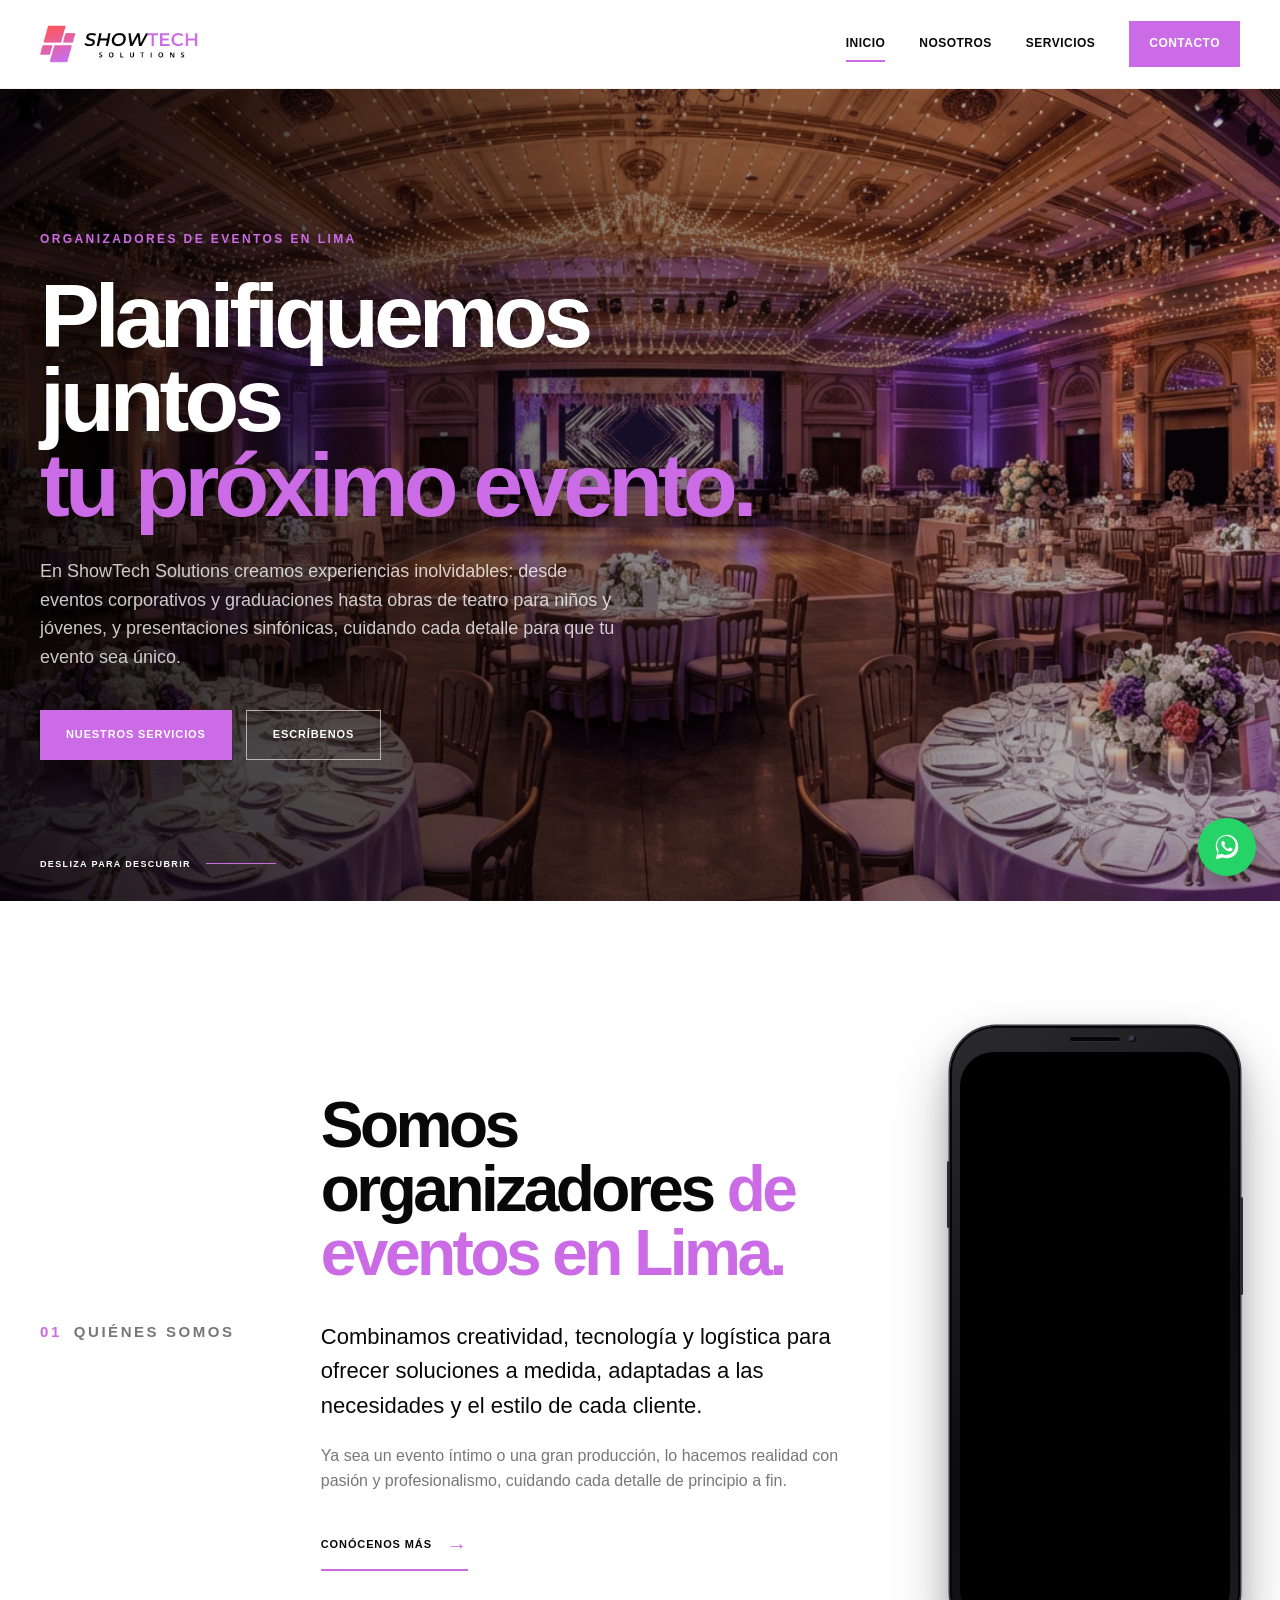
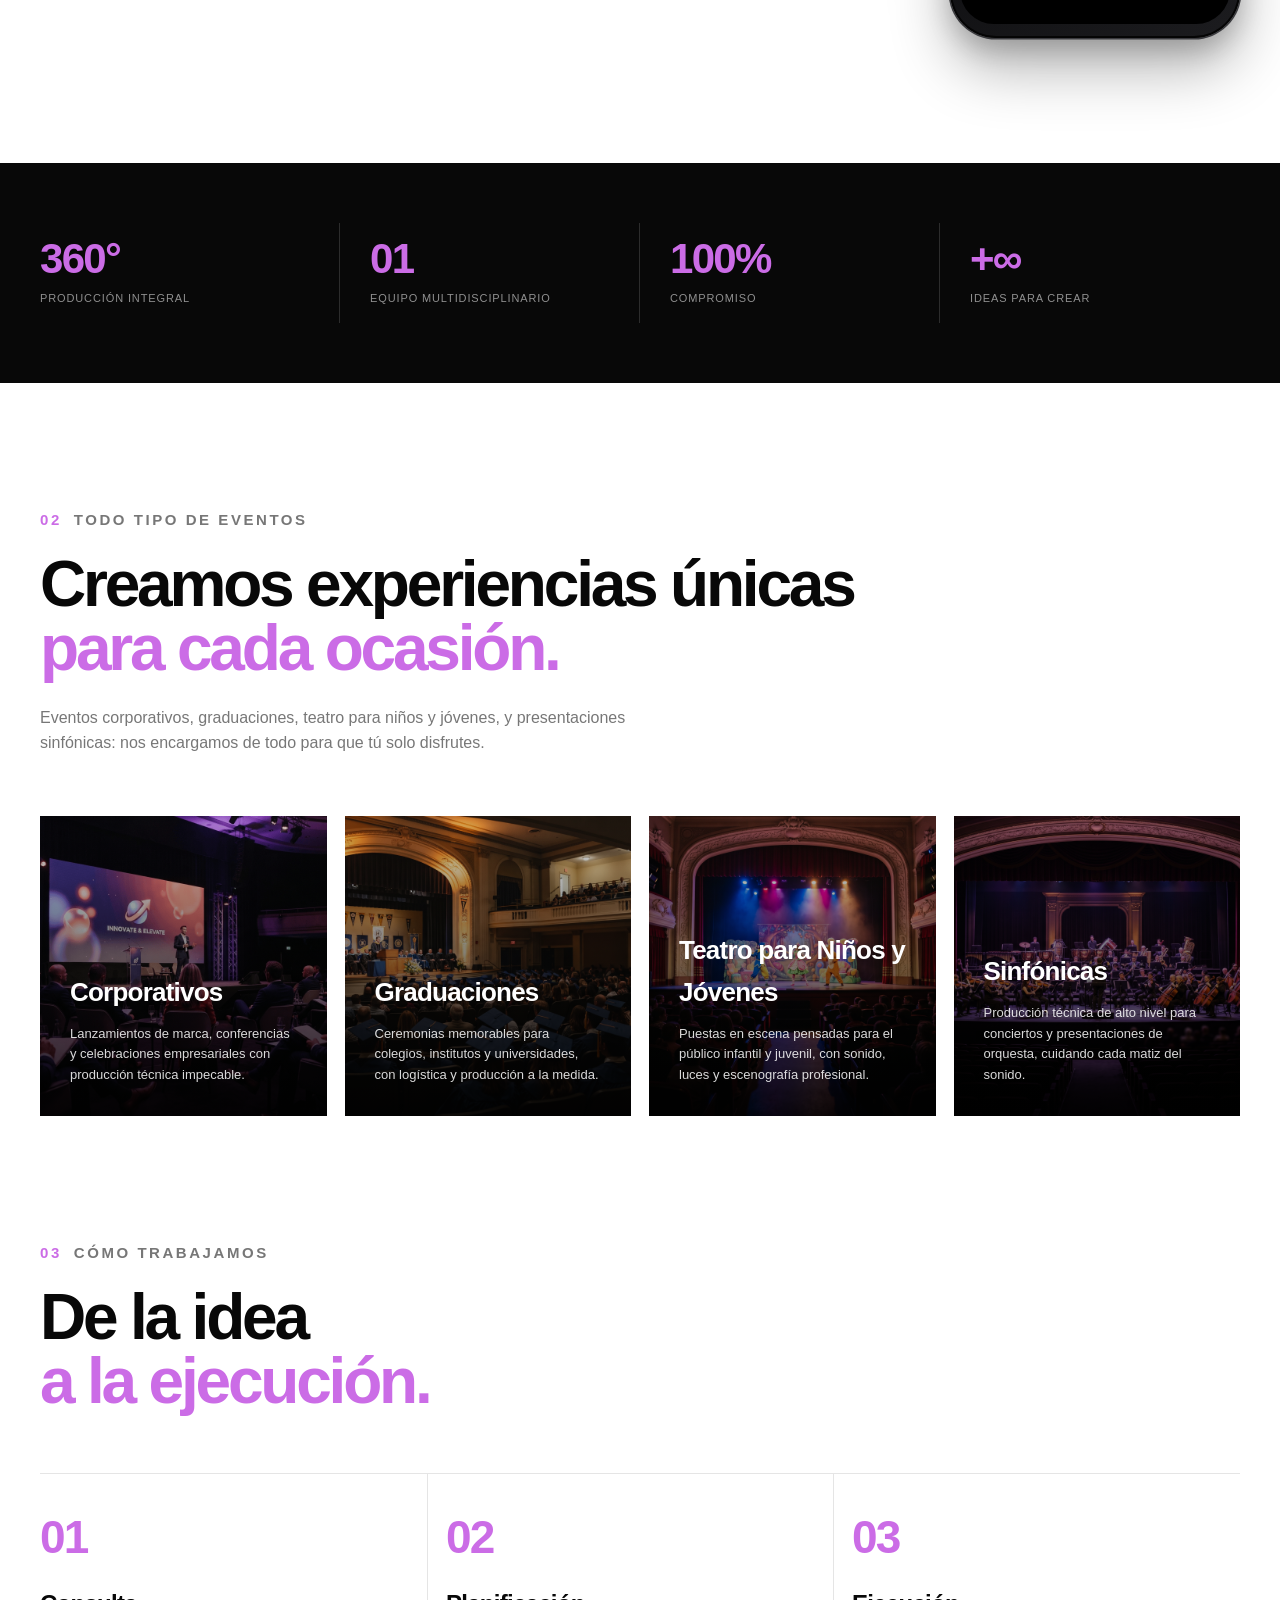
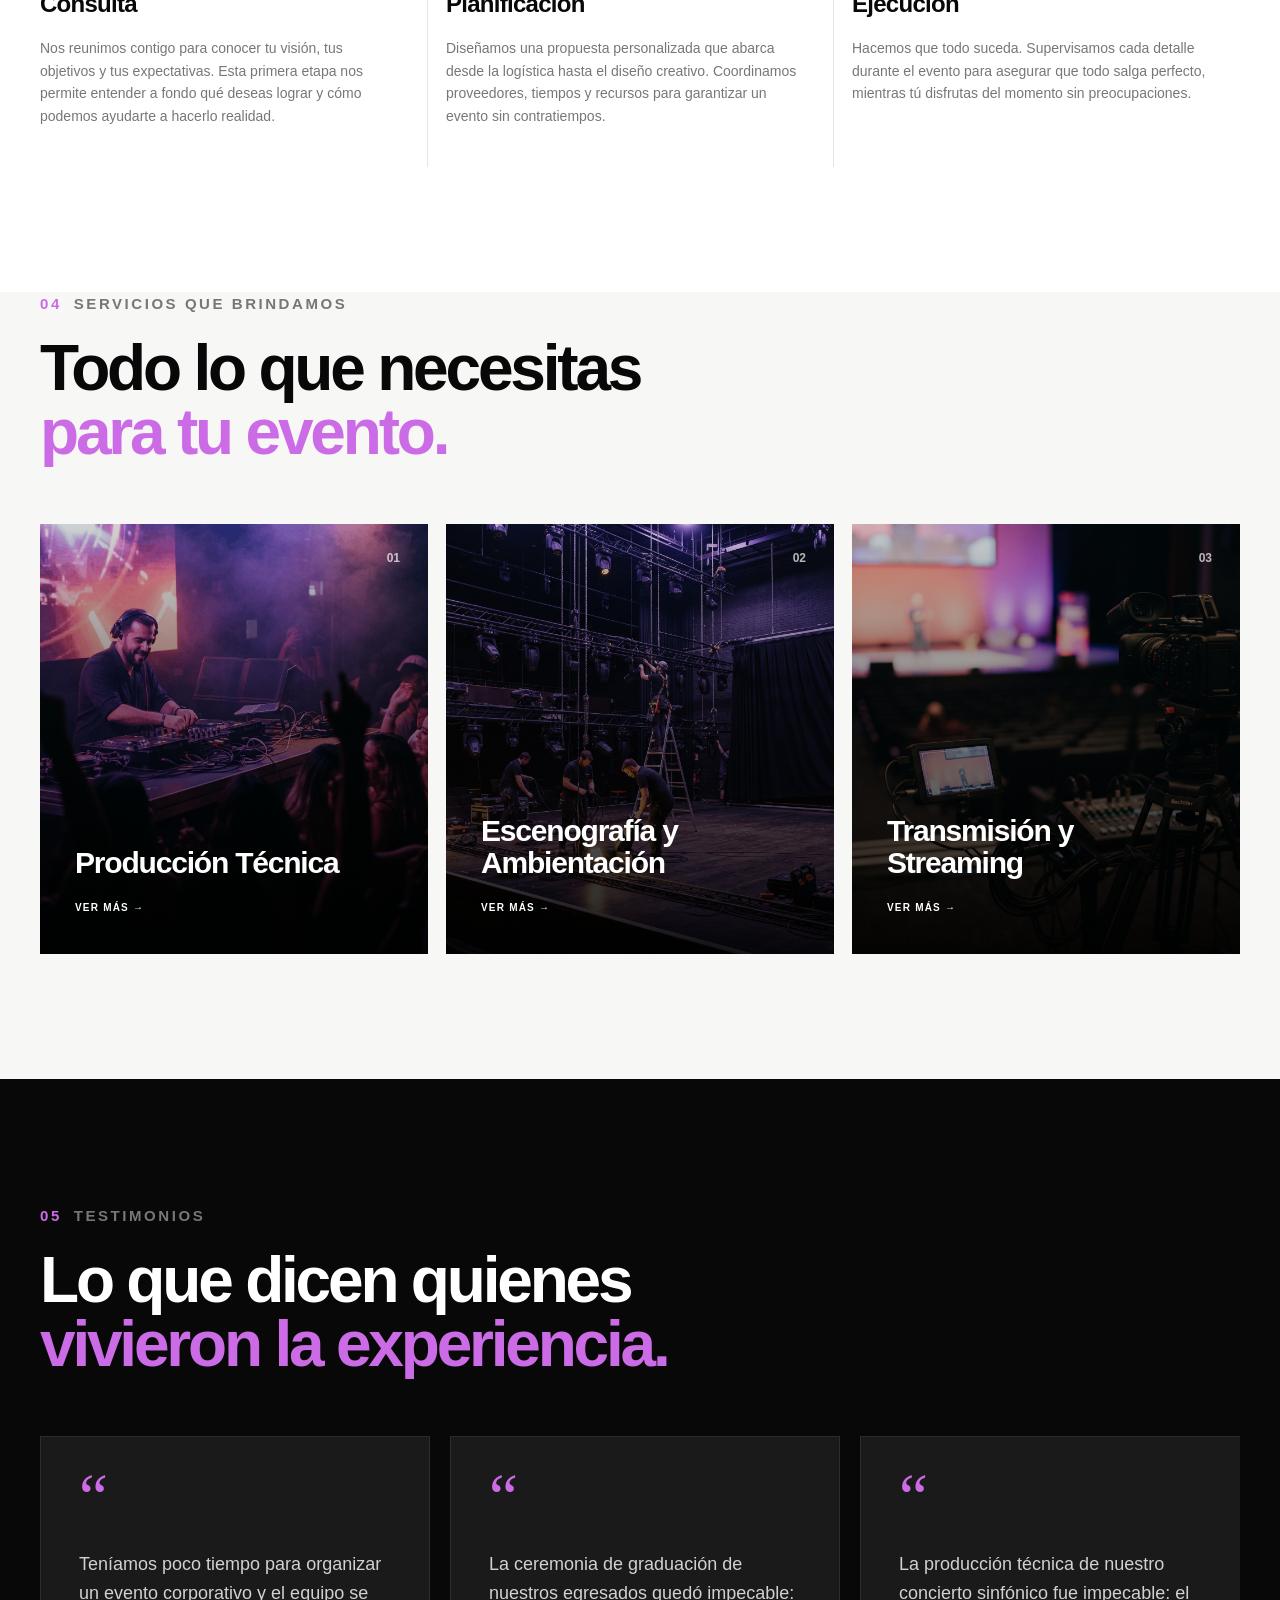
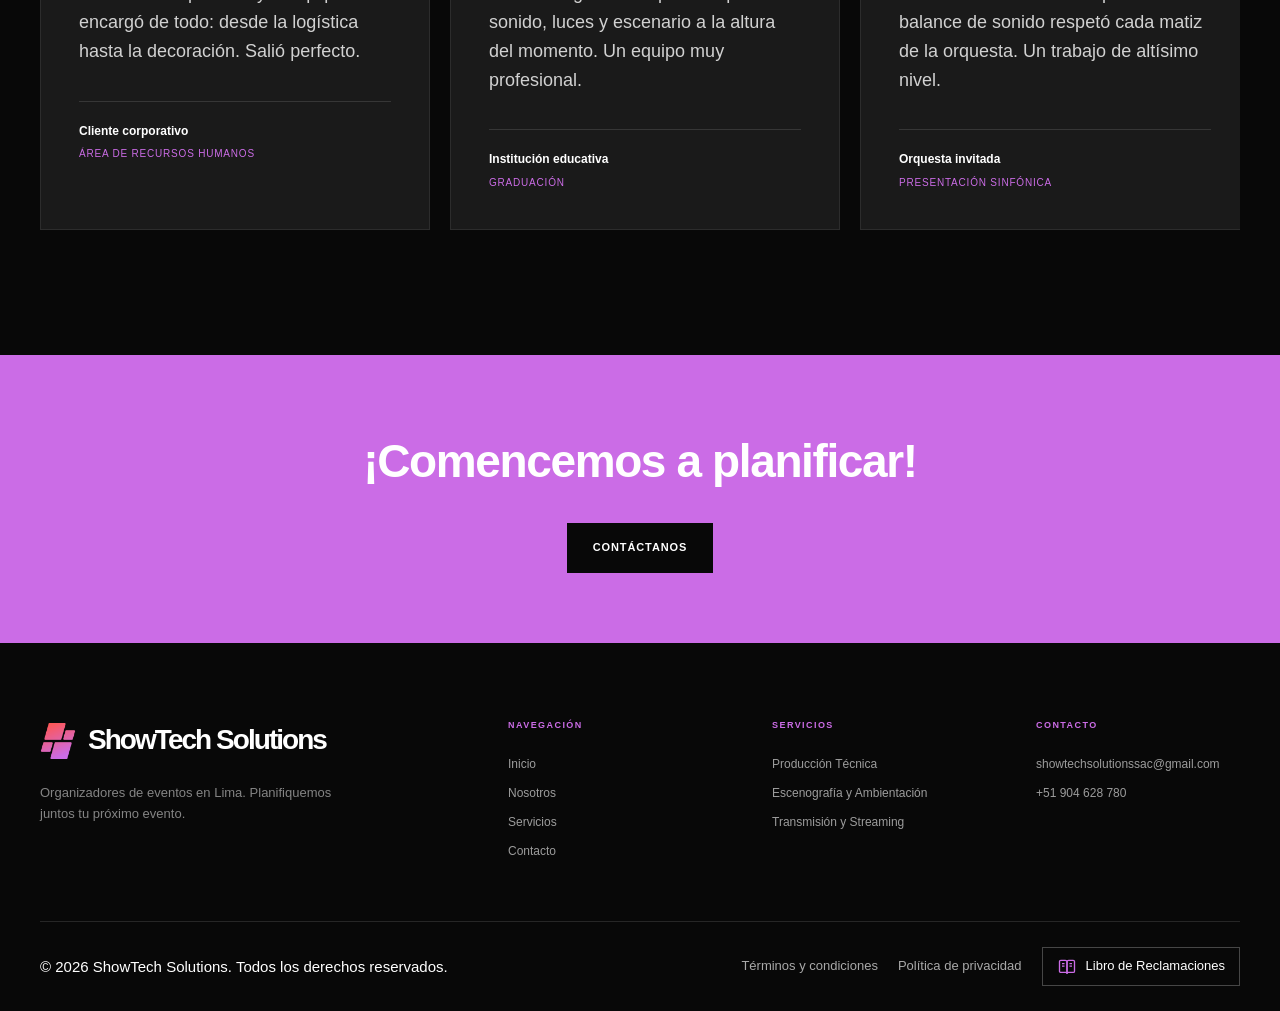
<file: index.html>
<!DOCTYPE html>
<html lang="es">
<head>
<meta charset="UTF-8">
<meta name="viewport" content="width=device-width, initial-scale=1.0">
<meta name="description" content="Organizadores de eventos en Lima. Planifiquemos juntos tu próximo evento.">
<title>ShowTech Solutions | Organizadores de Eventos en Lima</title>
<link rel="icon" type="image/png" href="Media/cropped-Logo-ShowTech-1-1.png">
<link rel="stylesheet" href="assets/styles.css">
</head>
<body>


<!-- HEADER -->
<header class="header">
    <div class="header-container">
        <a href="/" class="logo">
            <img src="Media/Logo-ShowTech-1.png" alt="ShowTech Solutions" class="logo-img">
        </a>
        <input type="checkbox" id="menu-toggle" class="menu-toggle">
        <label for="menu-toggle" class="menu-button"><span></span><span></span><span></span></label>
        
        <nav class="navigation">
            <a href="/" class="active">Inicio</a>
            <a href="/nosotros">Nosotros</a>
            <a href="/servicios">Servicios</a>
            <a href="/contacto" class="nav-contact">Contacto</a>
        </nav>
    
    </div>
</header>

<main>

<section id="inicio" class="hero">
    <div class="hero-content">
        <div class="hero-label">ORGANIZADORES DE EVENTOS EN LIMA</div>
        <h1>Planifiquemos juntos <span>tu próximo evento.</span></h1>
        <p>En ShowTech Solutions creamos experiencias inolvidables: desde eventos corporativos y graduaciones hasta obras de teatro para niños y jóvenes, y presentaciones sinfónicas, cuidando cada detalle para que tu evento sea único.</p>
        <div class="hero-buttons">
            <a href="/servicios" class="button button-orange">Nuestros servicios</a>
            <a href="/contacto" class="button button-outline">Escríbenos</a>
        </div>
    </div>
    <div class="hero-bottom">
        <span>DESLIZA PARA DESCUBRIR</span>
        <span class="hero-line"></span>
    </div>
</section>

<section class="intro section">
    <div class="container intro-grid intro-grid-video">
        <div class="section-label"><span>01</span> QUIÉNES SOMOS</div>
        <div class="intro-content">
            <h2>Somos organizadores <strong>de eventos en Lima.</strong></h2>
            <p class="intro-large">Combinamos creatividad, tecnología y logística para ofrecer soluciones a medida, adaptadas a las necesidades y el estilo de cada cliente.</p>
            <p>Ya sea un evento íntimo o una gran producción, lo hacemos realidad con pasión y profesionalismo, cuidando cada detalle de principio a fin.</p>
            <a href="/nosotros" class="text-link">Conócenos más <span>→</span></a>
        </div>
        <div class="intro-video">
            <div class="phone-frame">
                <span class="phone-island" aria-hidden="true"></span>
                <div class="phone-screen" style="background-image:url('https://i.ytimg.com/vi/M8mY0eToX2I/hqdefault.jpg')">
                    <div id="yt-player" data-video="M8mY0eToX2I"></div>
                    <noscript><a class="phone-fallback" href="https://youtube.com/shorts/M8mY0eToX2I" target="_blank" rel="noopener">Ver video en YouTube</a></noscript>
                </div>
            </div>
        </div>
    </div>
</section>

<section class="numbers">
    <div class="container numbers-grid">
        <div class="number-item"><strong>360°</strong><span>Producción integral</span></div>
        <div class="number-item"><strong>01</strong><span>Equipo multidisciplinario</span></div>
        <div class="number-item"><strong>100%</strong><span>Compromiso</span></div>
        <div class="number-item"><strong>+∞</strong><span>Ideas para crear</span></div>
    </div>
</section>

<section class="section" style="padding-bottom:0">
    <div class="container">
        <div class="section-heading">
            <div class="section-label"><span>02</span> TODO TIPO DE EVENTOS</div>
            <h2>Creamos experiencias únicas <strong>para cada ocasión.</strong></h2>
            <p>Eventos corporativos, graduaciones, teatro para niños y jóvenes, y presentaciones sinfónicas: nos encargamos de todo para que tú solo disfrutes.</p>
        </div>
        <div class="event-types-grid">
            <a href="/servicios#corporativo-eventos" class="event-type-card" style="background-image:url('Media/Presentacion.png')"><div><h3>Corporativos</h3><p>Lanzamientos de marca, conferencias y celebraciones empresariales con producción técnica impecable.</p></div></a>
<a href="/servicios#graduaciones-eventos" class="event-type-card" style="background-image:url('Media/graduacion.png')"><div><h3>Graduaciones</h3><p>Ceremonias memorables para colegios, institutos y universidades, con logística y producción a la medida.</p></div></a>
<a href="/servicios#teatro-eventos" class="event-type-card" style="background-image:url('Media/teatro-infantil.png')"><div><h3>Teatro para Niños y Jóvenes</h3><p>Puestas en escena pensadas para el público infantil y juvenil, con sonido, luces y escenografía profesional.</p></div></a>
<a href="/servicios#sinfonicas-eventos" class="event-type-card" style="background-image:url('Media/sinfonica.png')"><div><h3>Sinfónicas</h3><p>Producción técnica de alto nivel para conciertos y presentaciones de orquesta, cuidando cada matiz del sonido.</p></div></a>
        </div>
    </div>
</section>

<section class="section">
    <div class="container">
        <div class="section-heading">
            <div class="section-label"><span>03</span> CÓMO TRABAJAMOS</div>
            <h2>De la idea <strong>a la ejecución.</strong></h2>
        </div>
        <div class="steps-grid">
            <div class="step-item"><div class="step-number">01</div><h3>Consulta</h3><p>Nos reunimos contigo para conocer tu visión, tus objetivos y tus expectativas. Esta primera etapa nos permite entender a fondo qué deseas lograr y cómo podemos ayudarte a hacerlo realidad.</p></div>
<div class="step-item"><div class="step-number">02</div><h3>Planificación</h3><p>Diseñamos una propuesta personalizada que abarca desde la logística hasta el diseño creativo. Coordinamos proveedores, tiempos y recursos para garantizar un evento sin contratiempos.</p></div>
<div class="step-item"><div class="step-number">03</div><h3>Ejecución</h3><p>Hacemos que todo suceda. Supervisamos cada detalle durante el evento para asegurar que todo salga perfecto, mientras tú disfrutas del momento sin preocupaciones.</p></div>
        </div>
    </div>
</section>

<section class="services section" style="padding-top:0">
    <div class="container">
        <div class="section-heading">
            <div class="section-label"><span>04</span> SERVICIOS QUE BRINDAMOS</div>
            <h2>Todo lo que necesitas <strong>para tu evento.</strong></h2>
        </div>
        <div class="services-grid">
            <article class="service-card service-card-1" style="background-image:url('Media/DJs.png')">
                <div class="service-overlay"></div>
                <div class="service-number">01</div>
                <div class="service-content">
                    <h3>Producción Técnica</h3>
                    <p>Sonido, iluminación y montaje de escenario con equipos profesionales para cada tipo de evento.</p>
                    <a href="/servicios#produccion-tecnica">VER MÁS →</a>
                </div>
            </article>
<article class="service-card service-card-2" style="background-image:url('Media/escenografia.png')">
                <div class="service-overlay"></div>
                <div class="service-number">02</div>
                <div class="service-content">
                    <h3>Escenografía y Ambientación</h3>
                    <p>Diseñamos espacios y escenarios que se adaptan a la identidad de cada evento.</p>
                    <a href="/servicios#escenografia">VER MÁS →</a>
                </div>
            </article>
<article class="service-card service-card-3" style="background-image:url('Media/streaming.png')">
                <div class="service-overlay"></div>
                <div class="service-number">03</div>
                <div class="service-content">
                    <h3>Transmisión y Streaming</h3>
                    <p>Cobertura audiovisual y transmisión en vivo para que tu evento llegue donde lo necesites.</p>
                    <a href="/servicios#streaming">VER MÁS →</a>
                </div>
            </article>
        </div>
    </div>
</section>

<section class="testimonials section">
    <div class="container">
        <div class="section-heading">
            <div class="section-label"><span>05</span> TESTIMONIOS</div>
            <h2>Lo que dicen quienes <strong>vivieron la experiencia.</strong></h2>
        </div>
        <div class="testimonial-wrapper">
            <div class="testimonial-track">
                <article class="testimonial">
                    <div class="quote">“</div>
                    <p>Teníamos poco tiempo para organizar un evento corporativo y el equipo se encargó de todo: desde la logística hasta la decoración. Salió perfecto.</p>
                    <div class="testimonial-author"><strong>Cliente corporativo</strong><span>Área de Recursos Humanos</span></div>
                </article>
                <article class="testimonial">
                    <div class="quote">“</div>
                    <p>La ceremonia de graduación de nuestros egresados quedó impecable: sonido, luces y escenario a la altura del momento. Un equipo muy profesional.</p>
                    <div class="testimonial-author"><strong>Institución educativa</strong><span>Graduación</span></div>
                </article>
                <article class="testimonial">
                    <div class="quote">“</div>
                    <p>La producción técnica de nuestro concierto sinfónico fue impecable: el balance de sonido respetó cada matiz de la orquesta. Un trabajo de altísimo nivel.</p>
                    <div class="testimonial-author"><strong>Orquesta invitada</strong><span>Presentación sinfónica</span></div>
                </article>
                <article class="testimonial">
                    <div class="quote">“</div>
                    <p>Teníamos poco tiempo para organizar un evento corporativo y el equipo se encargó de todo: desde la logística hasta la decoración. Salió perfecto.</p>
                    <div class="testimonial-author"><strong>Cliente corporativo</strong><span>Área de Recursos Humanos</span></div>
                </article>
                <article class="testimonial">
                    <div class="quote">“</div>
                    <p>La ceremonia de graduación de nuestros egresados quedó impecable: sonido, luces y escenario a la altura del momento. Un equipo muy profesional.</p>
                    <div class="testimonial-author"><strong>Institución educativa</strong><span>Graduación</span></div>
                </article>
                <article class="testimonial">
                    <div class="quote">“</div>
                    <p>La producción técnica de nuestro concierto sinfónico fue impecable: el balance de sonido respetó cada matiz de la orquesta. Un trabajo de altísimo nivel.</p>
                    <div class="testimonial-author"><strong>Orquesta invitada</strong><span>Presentación sinfónica</span></div>
                </article>
            </div>
        </div>
    </div>
</section>

<section class="cta-strip">
    <div class="container">
        <h2>¡Comencemos a planificar!</h2>
        <a href="/contacto" class="button button-orange">Contáctanos</a>
    </div>
</section>

</main>

<!-- FOOTER -->
<footer class="footer">
    <div class="container">
        <div class="footer-main">
            <div class="footer-brand">
                <a href="/" class="logo footer-logo">
                    <img src="Media/cropped-Logo-ShowTech-1-1.png" alt="" class="footer-logo-icon" width="36" height="36">
                    <span class="logo-main">ShowTech Solutions</span>
                </a>
                <p>Organizadores de eventos en Lima. Planifiquemos juntos tu próximo evento.</p>
            </div>
            <div class="footer-column">
                <h4>NAVEGACIÓN</h4>
                <a href="/">Inicio</a>
                <a href="/nosotros">Nosotros</a>
                <a href="/servicios">Servicios</a>
                <a href="/contacto">Contacto</a>
            </div>
            <div class="footer-column">
                <h4>SERVICIOS</h4>
                <a href="/servicios#produccion-tecnica">Producción Técnica</a>
                <a href="/servicios#escenografia">Escenografía y Ambientación</a>
                <a href="/servicios#streaming">Transmisión y Streaming</a>
            </div>
            <div class="footer-column">
                <h4>CONTACTO</h4>
                <a href="mailto:showtechsolutionssac@gmail.com">showtechsolutionssac@gmail.com</a>
                <a href="https://api.whatsapp.com/send/?phone=51904628780&text&type=phone_number&app_absent=0" target="_blank" rel="noopener">+51 904 628 780</a>
            </div>
        </div>
        <div class="footer-bottom">
            <span>© 2026 ShowTech Solutions. Todos los derechos reservados.</span>
            <div class="footer-legal">
                <a href="/terminos-condiciones">Términos y condiciones</a>
                <a href="/politica-privacidad">Política de privacidad</a>
                <a href="/libro-reclamaciones" class="footer-libro"><svg viewBox="0 0 24 24" aria-hidden="true"><path d="M3 5.5C3 4.7 3.7 4 4.5 4H10c1.1 0 2 .9 2 2v14c0-.8-.7-1.5-1.5-1.5h-6c-.8 0-1.5-.7-1.5-1.5V5.5Z"/><path d="M21 5.5c0-.8-.7-1.5-1.5-1.5H14c-1.1 0-2 .9-2 2v14c0-.8.7-1.5 1.5-1.5h6c.8 0 1.5-.7 1.5-1.5V5.5Z"/><path d="M6 8h3M6 11h3M15 8h3M15 11h3"/></svg>Libro de Reclamaciones</a>
            </div>
        </div>
    </div>
</footer>

<!-- BOTÓN FLOTANTE DE WHATSAPP (WhatsApp Web) -->
<a
    href="https://api.whatsapp.com/send/?phone=51904628780&text&type=phone_number&app_absent=0"
    class="whatsapp-float"
    target="_blank"
    rel="noopener"
    aria-label="Escríbenos por WhatsApp"
>
    <svg viewBox="0 0 32 32" aria-hidden="true">
        <path d="M16.004 3C9.376 3 4 8.376 4 15.004c0 2.377.664 4.6 1.815 6.494L4 29l7.69-1.78a11.94 11.94 0 0 0 4.314.8h.004c6.627 0 12.003-5.376 12.003-12.004C28.011 8.376 22.635 3 16.004 3Zm0 21.86h-.003a9.86 9.86 0 0 1-5.02-1.375l-.36-.214-4.564 1.056 1.078-4.448-.235-.372a9.83 9.83 0 0 1-1.51-5.243c0-5.44 4.427-9.867 9.87-9.867 2.637 0 5.116 1.028 6.98 2.894a9.803 9.803 0 0 1 2.888 6.977c0 5.44-4.428 9.868-9.868 9.868l-.256.224Zm5.41-7.386c-.297-.148-1.755-.866-2.027-.965-.272-.099-.47-.148-.668.148-.198.297-.767.965-.94 1.163-.173.198-.347.223-.644.075-.297-.148-1.253-.462-2.386-1.472-.882-.786-1.478-1.757-1.651-2.054-.173-.297-.019-.457.13-.605.134-.133.297-.347.446-.52.148-.173.198-.297.297-.495.099-.198.05-.372-.025-.52-.075-.148-.668-1.612-.916-2.208-.242-.581-.487-.502-.668-.512l-.569-.01c-.198 0-.52.075-.792.372-.272.297-1.04 1.017-1.04 2.48 0 1.463 1.065 2.877 1.213 3.075.148.198 2.098 3.203 5.085 4.492.71.306 1.264.489 1.696.626.712.226 1.36.194 1.872.118.571-.085 1.755-.717 2.002-1.41.248-.693.248-1.286.173-1.41-.074-.123-.272-.198-.569-.347Z"/>
    </svg>
</a>


<script src="assets/video-inicio.js" defer></script>
</body>
</html>
</file>
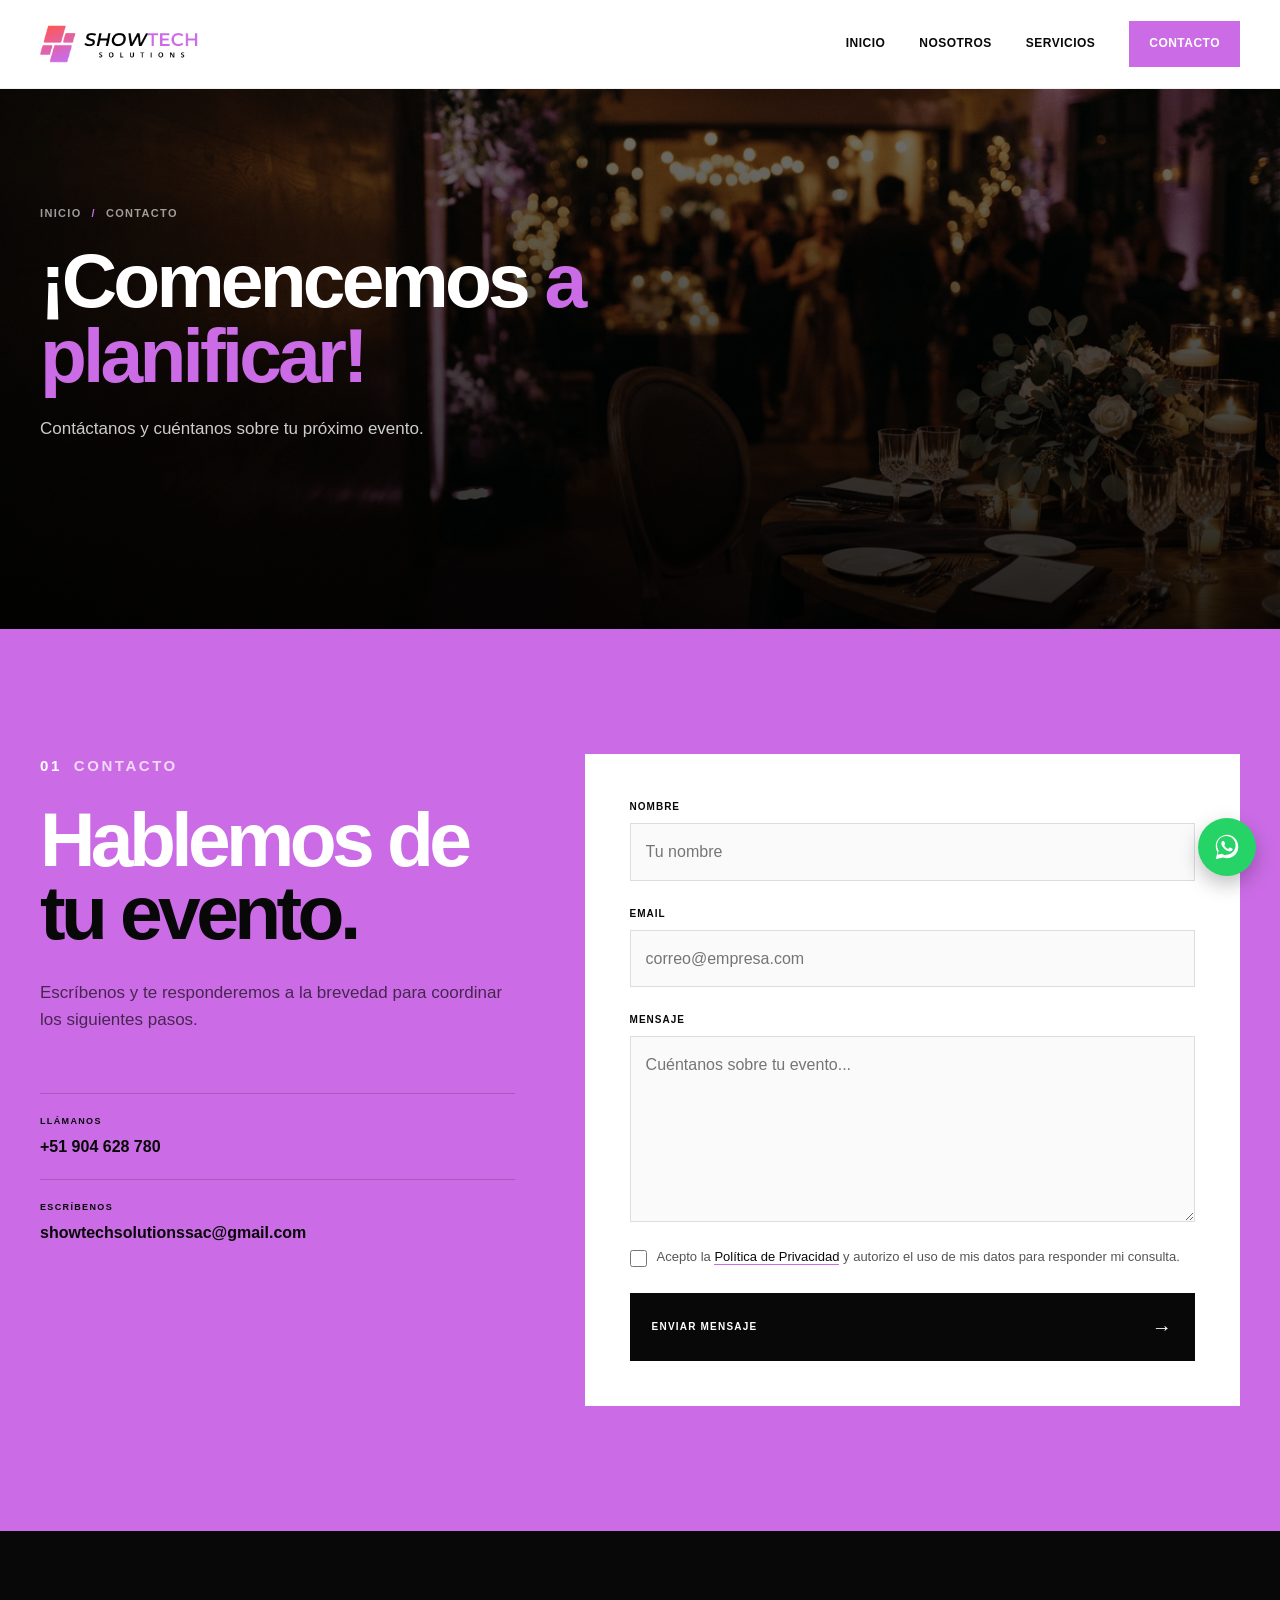
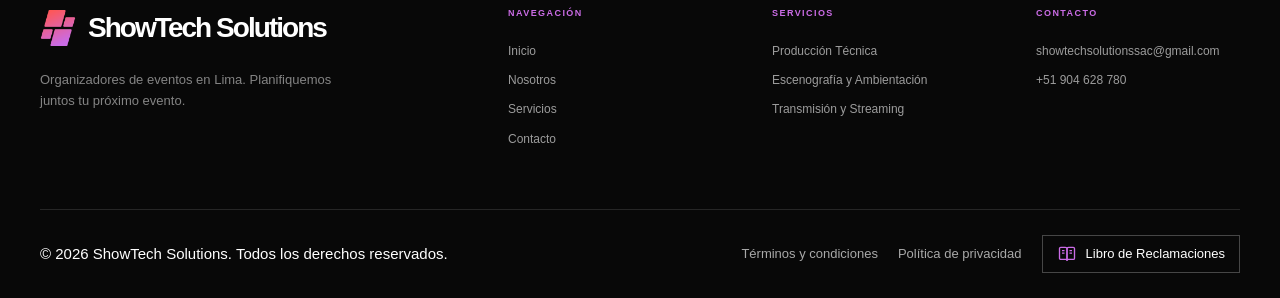
<file: contacto.html>
<!DOCTYPE html>
<html lang="es">
<head>
<meta charset="UTF-8">
<meta name="viewport" content="width=device-width, initial-scale=1.0">
<meta name="description" content="Contáctanos para planificar tu próximo evento en Lima.">
<title>Contacto | ShowTech Solutions</title>
<link rel="icon" type="image/png" href="Media/cropped-Logo-ShowTech-1-1.png">
<link rel="stylesheet" href="assets/styles.css">
</head>
<body>


<!-- HEADER -->
<header class="header">
    <div class="header-container">
        <a href="/" class="logo">
            <img src="Media/Logo-ShowTech-1.png" alt="ShowTech Solutions" class="logo-img">
        </a>
        <input type="checkbox" id="menu-toggle" class="menu-toggle">
        <label for="menu-toggle" class="menu-button"><span></span><span></span><span></span></label>
        
        <nav class="navigation">
            <a href="/">Inicio</a>
            <a href="/nosotros">Nosotros</a>
            <a href="/servicios">Servicios</a>
            <a href="/contacto" class="nav-contact">Contacto</a>
        </nav>
    
    </div>
</header>

<main>

<section class="page-hero" style="background-image:url('Media/Reuniones.png')">
    <div class="page-hero-content">
        <div class="breadcrumb"><a href="/" style="color:inherit">Inicio</a> <span>/</span> Contacto</div>
        <h1>¡Comencemos <span style="color:var(--orange)">a planificar!</span></h1>
        <p class="page-hero-lead">Contáctanos y cuéntanos sobre tu próximo evento.</p>
    </div>
</section>

<section class="contact section">
    <div class="container contact-grid">
        <div class="contact-intro">
            <div class="section-label light"><span>01</span> CONTACTO</div>
            <h2>Hablemos de <strong>tu evento.</strong></h2>
            <p>Escríbenos y te responderemos a la brevedad para coordinar los siguientes pasos.</p>
            <div class="contact-details">
                <div><span>LLÁMANOS</span><a href="https://api.whatsapp.com/send/?phone=51904628780&text&type=phone_number&app_absent=0" target="_blank" rel="noopener">+51 904 628 780</a></div>
                <div><span>ESCRÍBENOS</span><a href="mailto:showtechsolutionssac@gmail.com">showtechsolutionssac@gmail.com</a></div>
            </div>
        </div>
        <div class="contact-form-wrapper">
            <form class="contact-form" id="whatsapp-contact-form">
                <div class="form-group">
                    <label for="nombre">Nombre</label>
                    <input type="text" id="nombre" name="nombre" placeholder="Tu nombre" required>
                </div>
                <div class="form-group">
                    <label for="email">Email</label>
                    <input type="email" id="email" name="email" placeholder="correo@empresa.com" required>
                </div>
                <div class="form-group">
                    <label for="mensaje">Mensaje</label>
                    <textarea id="mensaje" name="mensaje" rows="6" placeholder="Cuéntanos sobre tu evento..."></textarea>
                </div>
                <label class="form-consent"><input type="checkbox" id="acepto" required><span>Acepto la <a href="/politica-privacidad" target="_blank">Política de Privacidad</a> y autorizo el uso de mis datos para responder mi consulta.</span></label>
                <button type="submit" class="form-button">ENVIAR MENSAJE <span>→</span></button>
            </form>
            <script>
                document.getElementById('whatsapp-contact-form').addEventListener('submit', function (e) {
                    e.preventDefault();

                    const nombre = document.getElementById('nombre').value.trim();
                    const email = document.getElementById('email').value.trim();
                    const mensaje = document.getElementById('mensaje').value.trim();

                    let texto = `Hola, soy ${nombre}.`;
                    texto += `\nEmail: ${email}`;
                    if (mensaje) {
                        texto += `\nMensaje: ${mensaje}`;
                    }

                    const numero = '51904628780';
                    const url = `https://api.whatsapp.com/send/?phone=${numero}&text=${encodeURIComponent(texto)}&type=phone_number&app_absent=0`;

                    window.open(url, '_blank', 'noopener');
                });
            </script>
        </div>
    </div>
</section>

</main>

<!-- FOOTER -->
<footer class="footer">
    <div class="container">
        <div class="footer-main">
            <div class="footer-brand">
                <a href="/" class="logo footer-logo">
                    <img src="Media/cropped-Logo-ShowTech-1-1.png" alt="" class="footer-logo-icon" width="36" height="36">
                    <span class="logo-main">ShowTech Solutions</span>
                </a>
                <p>Organizadores de eventos en Lima. Planifiquemos juntos tu próximo evento.</p>
            </div>
            <div class="footer-column">
                <h4>NAVEGACIÓN</h4>
                <a href="/">Inicio</a>
                <a href="/nosotros">Nosotros</a>
                <a href="/servicios">Servicios</a>
                <a href="/contacto">Contacto</a>
            </div>
            <div class="footer-column">
                <h4>SERVICIOS</h4>
                <a href="/servicios#produccion-tecnica">Producción Técnica</a>
                <a href="/servicios#escenografia">Escenografía y Ambientación</a>
                <a href="/servicios#streaming">Transmisión y Streaming</a>
            </div>
            <div class="footer-column">
                <h4>CONTACTO</h4>
                <a href="mailto:showtechsolutionssac@gmail.com">showtechsolutionssac@gmail.com</a>
                <a href="https://api.whatsapp.com/send/?phone=51904628780&text&type=phone_number&app_absent=0" target="_blank" rel="noopener">+51 904 628 780</a>
            </div>
        </div>
        <div class="footer-bottom">
            <span>© 2026 ShowTech Solutions. Todos los derechos reservados.</span>
            <div class="footer-legal">
                <a href="/terminos-condiciones">Términos y condiciones</a>
                <a href="/politica-privacidad">Política de privacidad</a>
                <a href="/libro-reclamaciones" class="footer-libro"><svg viewBox="0 0 24 24" aria-hidden="true"><path d="M3 5.5C3 4.7 3.7 4 4.5 4H10c1.1 0 2 .9 2 2v14c0-.8-.7-1.5-1.5-1.5h-6c-.8 0-1.5-.7-1.5-1.5V5.5Z"/><path d="M21 5.5c0-.8-.7-1.5-1.5-1.5H14c-1.1 0-2 .9-2 2v14c0-.8.7-1.5 1.5-1.5h6c.8 0 1.5-.7 1.5-1.5V5.5Z"/><path d="M6 8h3M6 11h3M15 8h3M15 11h3"/></svg>Libro de Reclamaciones</a>
            </div>
        </div>
    </div>
</footer>

<!-- BOTÓN FLOTANTE DE WHATSAPP -->
<a
    href="https://api.whatsapp.com/send/?phone=51904628780&text&type=phone_number&app_absent=0"
    class="whatsapp-float"
    target="_blank"
    rel="noopener"
    aria-label="Escríbenos por WhatsApp"
>
    <svg viewBox="0 0 32 32" aria-hidden="true">
        <path d="M16.004 3C9.376 3 4 8.376 4 15.004c0 2.377.664 4.6 1.815 6.494L4 29l7.69-1.78a11.94 11.94 0 0 0 4.314.8h.004c6.627 0 12.003-5.376 12.003-12.004C28.011 8.376 22.635 3 16.004 3Zm0 21.86h-.003a9.86 9.86 0 0 1-5.02-1.375l-.36-.214-4.564 1.056 1.078-4.448-.235-.372a9.83 9.83 0 0 1-1.51-5.243c0-5.44 4.427-9.867 9.87-9.867 2.637 0 5.116 1.028 6.98 2.894a9.803 9.803 0 0 1 2.888 6.977c0 5.44-4.428 9.868-9.868 9.868l-.256.224Zm5.41-7.386c-.297-.148-1.755-.866-2.027-.965-.272-.099-.47-.148-.668.148-.198.297-.767.965-.94 1.163-.173.198-.347.223-.644.075-.297-.148-1.253-.462-2.386-1.472-.882-.786-1.478-1.757-1.651-2.054-.173-.297-.019-.457.13-.605.134-.133.297-.347.446-.52.148-.173.198-.297.297-.495.099-.198.05-.372-.025-.52-.075-.148-.668-1.612-.916-2.208-.242-.581-.487-.502-.668-.512l-.569-.01c-.198 0-.52.075-.792.372-.272.297-1.04 1.017-1.04 2.48 0 1.463 1.065 2.877 1.213 3.075.148.198 2.098 3.203 5.085 4.492.71.306 1.264.489 1.696.626.712.226 1.36.194 1.872.118.571-.085 1.755-.717 2.002-1.41.248-.693.248-1.286.173-1.41-.074-.123-.272-.198-.569-.347Z"/>
    </svg>
</a>


</body>
</html>
</file>
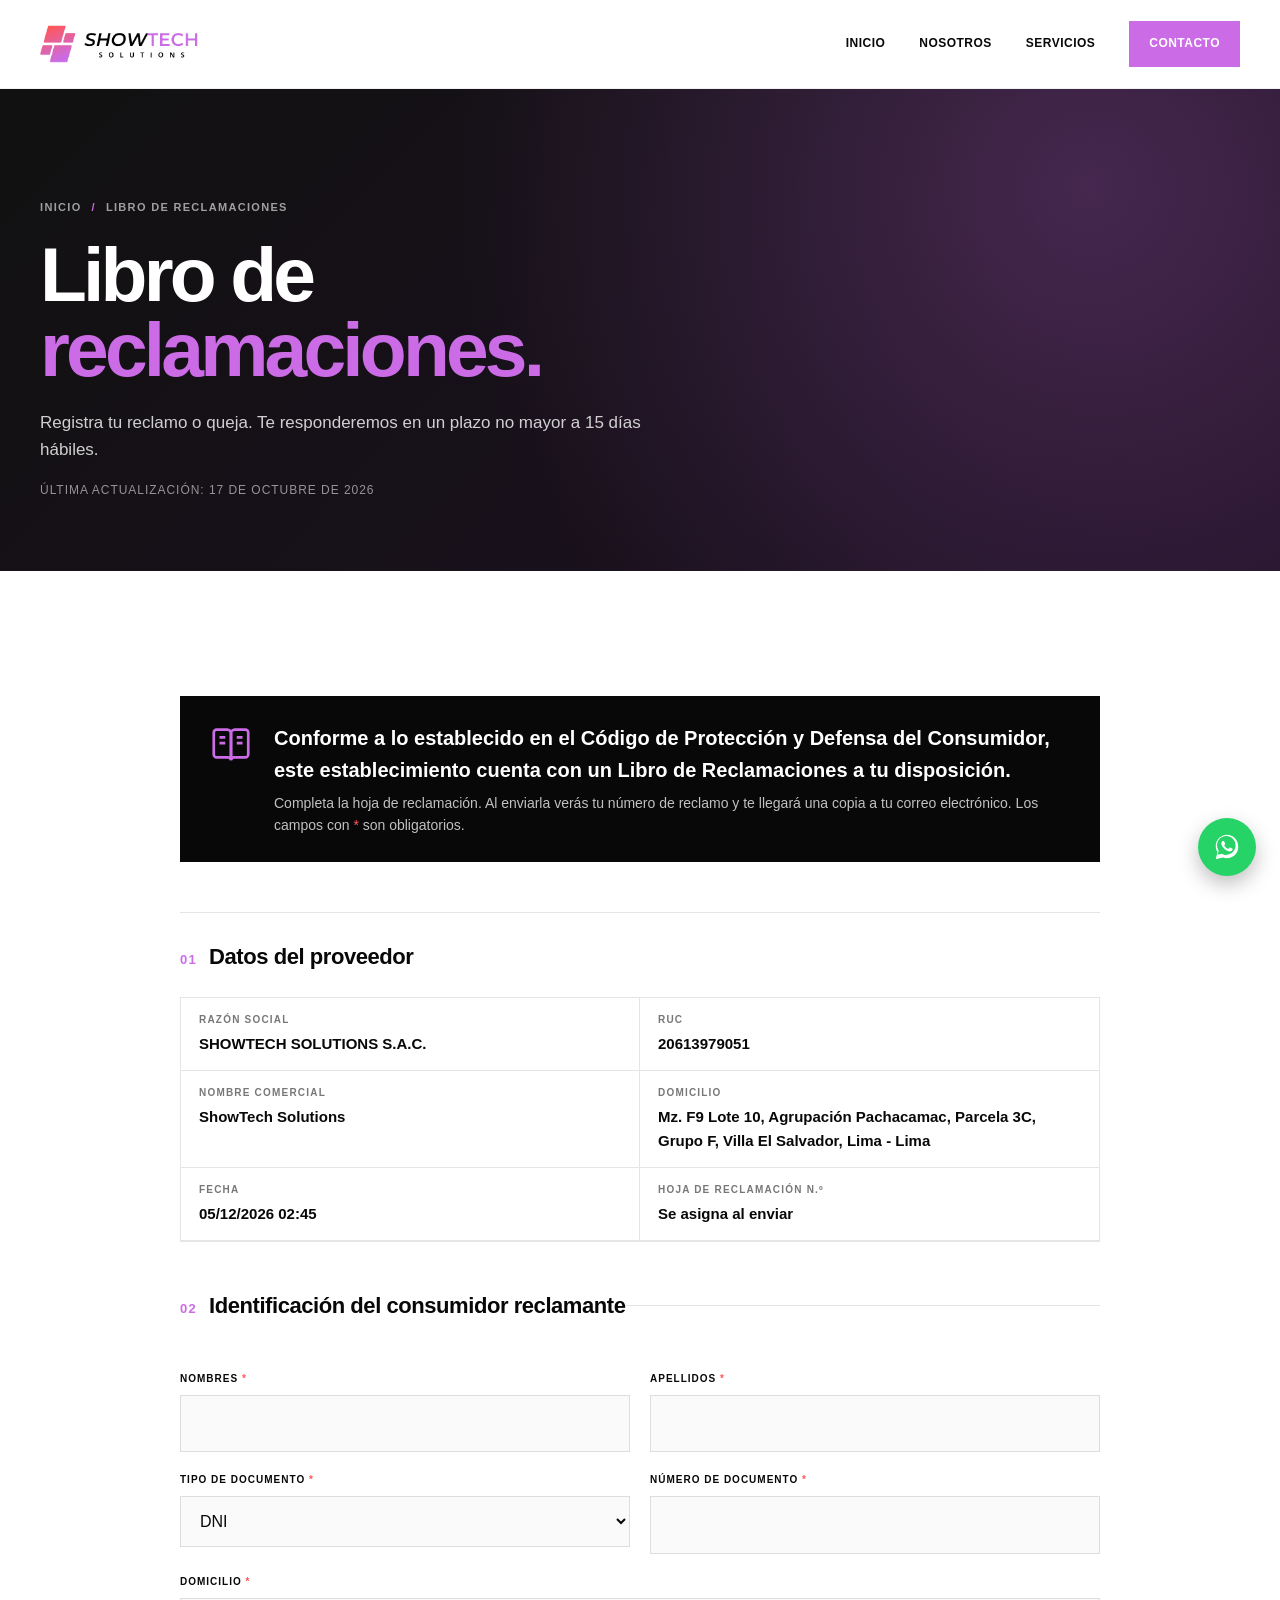
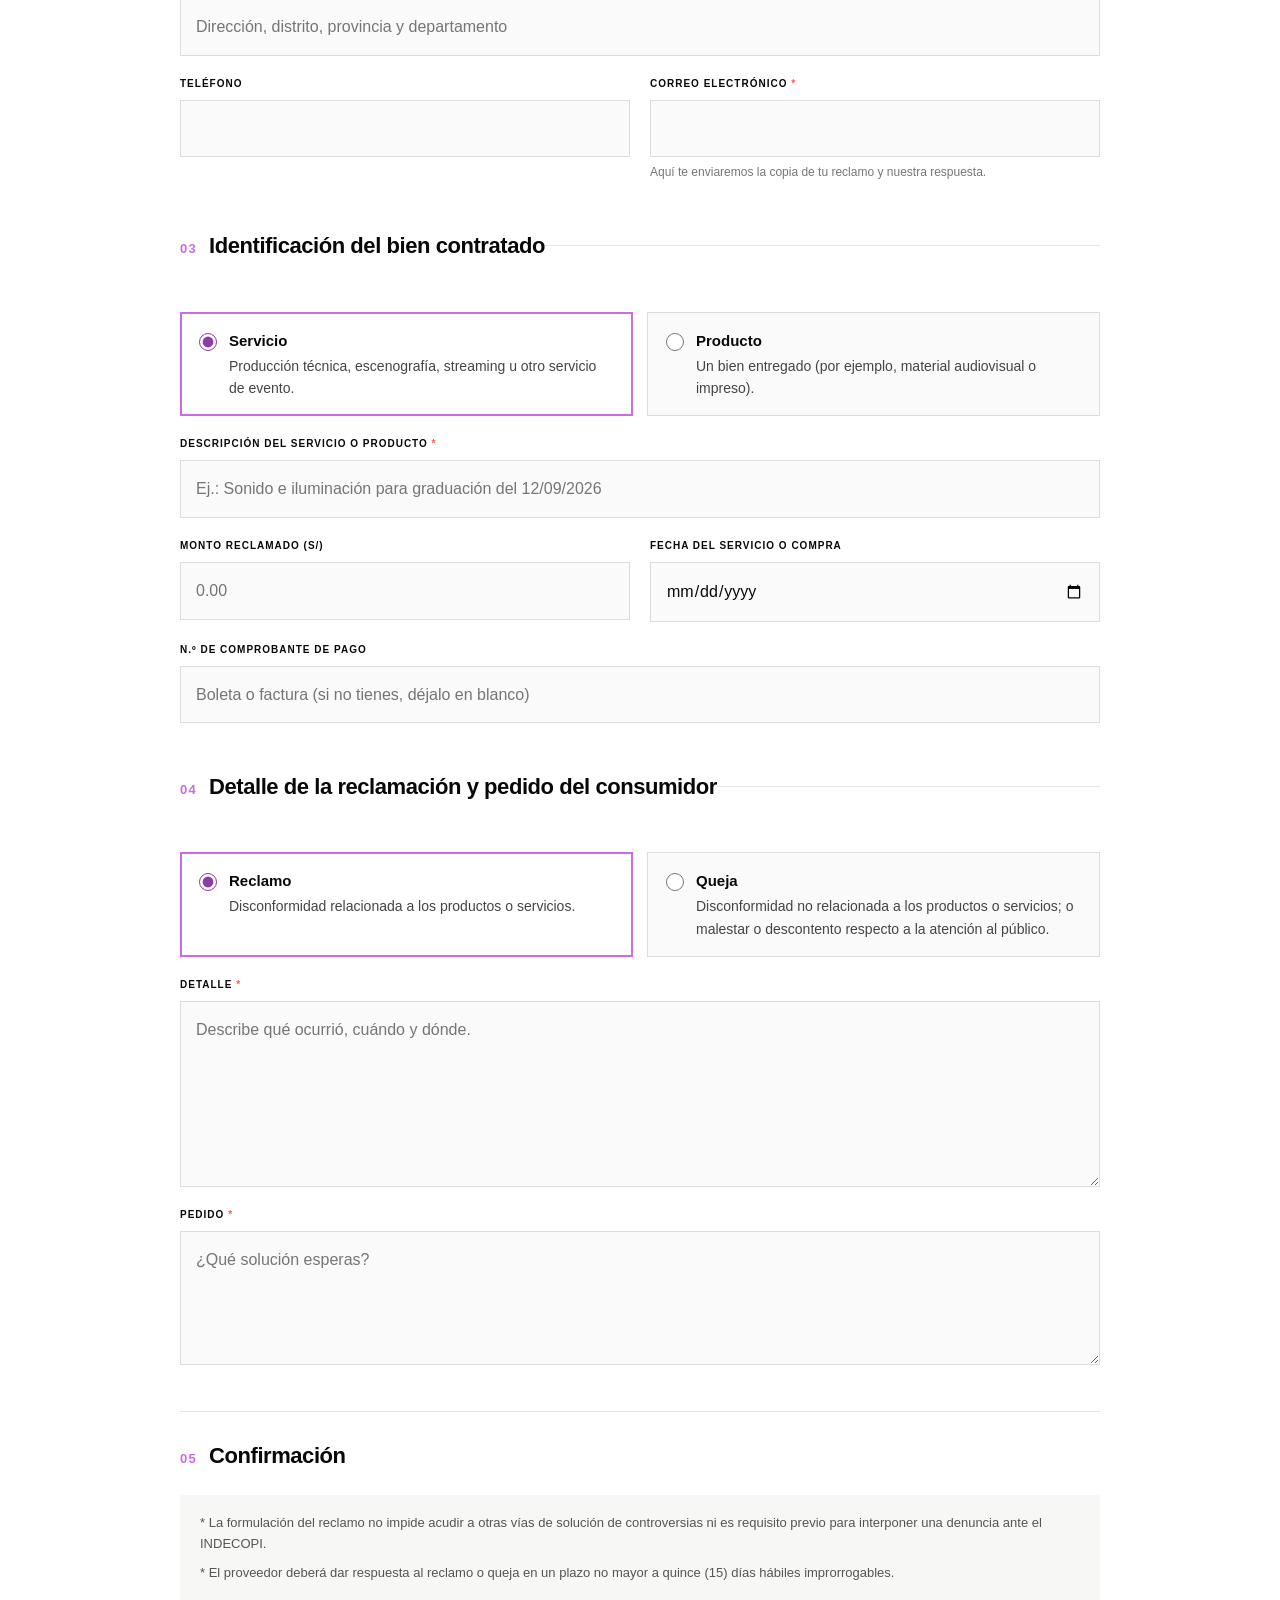
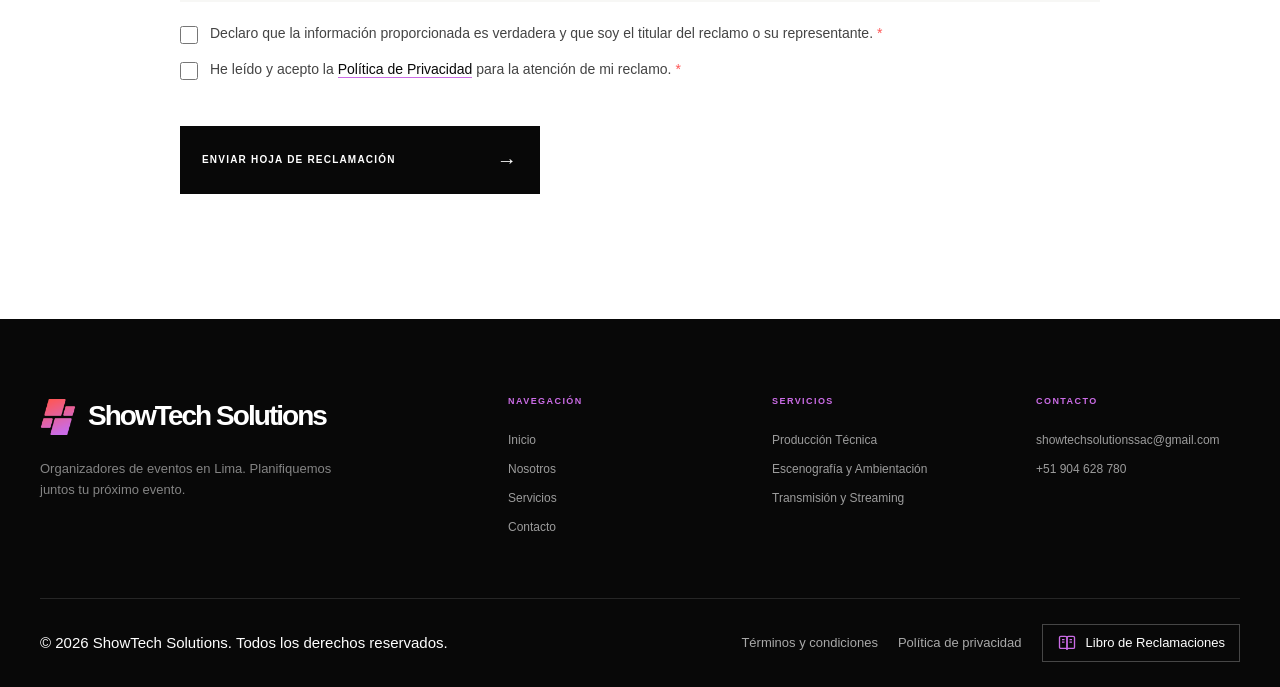
<file: libro-reclamaciones.html>
<!DOCTYPE html>
<html lang="es">
<head>
<meta charset="UTF-8">
<meta name="viewport" content="width=device-width, initial-scale=1.0">
<meta name="description" content="Libro de Reclamaciones virtual de ShowTech Solutions, conforme al Código de Protección y Defensa del Consumidor.">
<title>Libro de Reclamaciones | ShowTech Solutions</title>
<link rel="icon" type="image/png" href="Media/cropped-Logo-ShowTech-1-1.png">
<link rel="stylesheet" href="assets/styles.css">
</head>
<body>


<!-- HEADER -->
<header class="header">
    <div class="header-container">
        <a href="/" class="logo">
            <img src="Media/Logo-ShowTech-1.png" alt="ShowTech Solutions" class="logo-img">
        </a>
        <input type="checkbox" id="menu-toggle" class="menu-toggle">
        <label for="menu-toggle" class="menu-button"><span></span><span></span><span></span></label>

        <nav class="navigation">
            <a href="/">Inicio</a>
            <a href="/nosotros">Nosotros</a>
            <a href="/servicios">Servicios</a>
            <a href="/contacto" class="nav-contact">Contacto</a>
        </nav>

    </div>
</header>

<main>

<section class="page-hero page-hero-compact">
    <div class="page-hero-content">
        <div class="breadcrumb"><a href="/" style="color:inherit">Inicio</a> <span>/</span> Libro de reclamaciones</div>
        <h1>Libro de <span style="color:var(--orange)">reclamaciones.</span></h1>
        <p class="page-hero-lead">Registra tu reclamo o queja. Te responderemos en un plazo no mayor a 15 días hábiles.</p>
        <p class="legal-updated">Última actualización: 17 de octubre de 2026</p>
    </div>
</section>

<section class="section">
    <div class="container" style="max-width:920px">

        <div class="lr-notice">
            <svg viewBox="0 0 24 24" aria-hidden="true"><path d="M3 5.5C3 4.7 3.7 4 4.5 4H10c1.1 0 2 .9 2 2v14c0-.8-.7-1.5-1.5-1.5h-6c-.8 0-1.5-.7-1.5-1.5V5.5Z"/><path d="M21 5.5c0-.8-.7-1.5-1.5-1.5H14c-1.1 0-2 .9-2 2v14c0-.8.7-1.5 1.5-1.5h6c.8 0 1.5-.7 1.5-1.5V5.5Z"/><path d="M6 8h3M6 11h3M15 8h3M15 11h3"/></svg>
            <div>
                <h2>Conforme a lo establecido en el Código de Protección y Defensa del Consumidor, este establecimiento cuenta con un Libro de Reclamaciones a tu disposición.</h2>
                <p>Completa la hoja de reclamación. Al enviarla verás tu número de reclamo y te llegará una copia a tu correo electrónico. Los campos con <span class="req">*</span> son obligatorios.</p>
            </div>
        </div>

        <div id="lr-form-wrap">
        <form class="lr-form contact-form" id="lr-form" novalidate>

            <div class="lr-block">
                <div class="lr-block-title"><span>01</span> Datos del proveedor</div>
                <dl class="lr-provider">
                    <div><dt>Razón social</dt><dd>SHOWTECH SOLUTIONS S.A.C.</dd></div>
                    <div><dt>RUC</dt><dd>20613979051</dd></div>
                    <div><dt>Nombre comercial</dt><dd>ShowTech Solutions</dd></div>
                    <div><dt>Domicilio</dt><dd>Mz. F9 Lote 10, Agrupación Pachacamac, Parcela 3C, Grupo F, Villa El Salvador, Lima - Lima</dd></div>
                    <div><dt>Fecha</dt><dd id="lr-fecha">—</dd></div>
                    <div><dt>Hoja de reclamación N.º</dt><dd>Se asigna al enviar</dd></div>
                </dl>
            </div>

            <fieldset class="lr-block">
                <legend><span>02</span> Identificación del consumidor reclamante</legend>
                <div class="lr-grid">
                    <div class="form-group"><label for="lr-nombres">Nombres <span class="req">*</span></label><input id="lr-nombres" name="nombres" autocomplete="given-name" required></div>
                    <div class="form-group"><label for="lr-apellidos">Apellidos <span class="req">*</span></label><input id="lr-apellidos" name="apellidos" autocomplete="family-name" required></div>
                    <div class="form-group"><label for="lr-tipodoc">Tipo de documento <span class="req">*</span></label>
                        <select id="lr-tipodoc" name="tipo_documento" required>
                            <option value="DNI">DNI</option>
                            <option value="Carné de extranjería">Carné de extranjería</option>
                            <option value="Pasaporte">Pasaporte</option>
                            <option value="RUC">RUC</option>
                        </select>
                    </div>
                    <div class="form-group"><label for="lr-numdoc">Número de documento <span class="req">*</span></label><input id="lr-numdoc" name="numero_documento" inputmode="numeric" required></div>
                    <div class="form-group full"><label for="lr-domicilio">Domicilio <span class="req">*</span></label><input id="lr-domicilio" name="domicilio" autocomplete="street-address" placeholder="Dirección, distrito, provincia y departamento" required></div>
                    <div class="form-group"><label for="lr-telefono">Teléfono</label><input id="lr-telefono" name="telefono" type="tel" autocomplete="tel"></div>
                    <div class="form-group"><label for="lr-email">Correo electrónico <span class="req">*</span></label><input id="lr-email" name="email" type="email" autocomplete="email" required><p class="form-hint">Aquí te enviaremos la copia de tu reclamo y nuestra respuesta.</p></div>
                </div>
            </fieldset>

            <fieldset class="lr-block">
                <legend><span>03</span> Identificación del bien contratado</legend>
                <div class="lr-choice" role="radiogroup" aria-label="Tipo de bien contratado">
                    <label><input type="radio" name="tipo_bien" value="Servicio" checked><span><strong>Servicio</strong>Producción técnica, escenografía, streaming u otro servicio de evento.</span></label>
                    <label><input type="radio" name="tipo_bien" value="Producto"><span><strong>Producto</strong>Un bien entregado (por ejemplo, material audiovisual o impreso).</span></label>
                </div>
                <div class="lr-grid" style="margin-top:20px">
                    <div class="form-group full"><label for="lr-descripcion-bien">Descripción del servicio o producto <span class="req">*</span></label><input id="lr-descripcion-bien" name="descripcion_bien" placeholder="Ej.: Sonido e iluminación para graduación del 12/09/2026" required></div>
                    <div class="form-group"><label for="lr-monto">Monto reclamado (S/)</label><input id="lr-monto" name="monto" type="number" min="0" step="0.01" inputmode="decimal" placeholder="0.00"></div>
                    <div class="form-group"><label for="lr-fecha-servicio">Fecha del servicio o compra</label><input id="lr-fecha-servicio" name="fecha_servicio" type="date"></div>
                    <div class="form-group full"><label for="lr-comprobante">N.º de comprobante de pago</label><input id="lr-comprobante" name="comprobante" placeholder="Boleta o factura (si no tienes, déjalo en blanco)"></div>
                </div>
            </fieldset>

            <fieldset class="lr-block">
                <legend><span>04</span> Detalle de la reclamación y pedido del consumidor</legend>
                <div class="lr-choice" role="radiogroup" aria-label="Tipo de solicitud">
                    <label><input type="radio" name="tipo_reclamacion" value="Reclamo" checked><span><strong>Reclamo</strong>Disconformidad relacionada a los productos o servicios.</span></label>
                    <label><input type="radio" name="tipo_reclamacion" value="Queja"><span><strong>Queja</strong>Disconformidad no relacionada a los productos o servicios; o malestar o descontento respecto a la atención al público.</span></label>
                </div>
                <div class="lr-grid" style="margin-top:20px">
                    <div class="form-group full"><label for="lr-detalle">Detalle <span class="req">*</span></label><textarea id="lr-detalle" name="detalle" rows="6" maxlength="3000" required placeholder="Describe qué ocurrió, cuándo y dónde."></textarea></div>
                    <div class="form-group full"><label for="lr-pedido">Pedido <span class="req">*</span></label><textarea id="lr-pedido" name="pedido" rows="4" maxlength="2000" required placeholder="¿Qué solución esperas?"></textarea></div>
                </div>
            </fieldset>

            <div class="lr-block">
                <div class="lr-block-title"><span>05</span> Confirmación</div>
                <div class="lr-legal-text">
                    <p>* La formulación del reclamo no impide acudir a otras vías de solución de controversias ni es requisito previo para interponer una denuncia ante el INDECOPI.</p>
                    <p>* El proveedor deberá dar respuesta al reclamo o queja en un plazo no mayor a quince (15) días hábiles improrrogables.</p>
                </div>
                <div class="lr-checks" style="margin-top:20px">
                    <label class="lr-check"><input type="checkbox" id="lr-veraz" required><span>Declaro que la información proporcionada es verdadera y que soy el titular del reclamo o su representante. <span class="req">*</span></span></label>
                    <label class="lr-check"><input type="checkbox" id="lr-privacidad" required><span>He leído y acepto la <a href="/politica-privacidad" target="_blank">Política de Privacidad</a> para la atención de mi reclamo. <span class="req">*</span></span></label>
                </div>
            </div>

            <input type="text" name="_honey" style="display:none" tabindex="-1" autocomplete="off">
            <div class="lr-error" id="lr-error" role="alert" hidden></div>
            <button type="submit" class="form-button lr-submit" id="lr-submit">ENVIAR HOJA DE RECLAMACIÓN <span>→</span></button>
        </form>
        </div>

        <div class="lr-result" id="lr-result" hidden tabindex="-1">
            <div class="lr-result-head">
                <span>RECLAMACIÓN REGISTRADA</span>
                <h2 id="lr-result-num">—</h2>
                <p id="lr-result-msg">Hemos recibido tu hoja de reclamación. Te enviamos una copia a tu correo y te responderemos en un plazo no mayor a 15 días hábiles.</p>
            </div>
            <div class="lr-copy">
                <h3>Copia de la hoja de reclamación</h3>
                <dl id="lr-copy-list"></dl>
            </div>
            <div class="lr-actions">
                <button type="button" class="button button-orange" id="lr-print">Imprimir o guardar PDF</button>
                <a href="/" class="button button-outline-dark">Volver al inicio</a>
            </div>
        </div>

    </div>
</section>

</main>

<!-- FOOTER -->
<footer class="footer">
    <div class="container">
        <div class="footer-main">
            <div class="footer-brand">
                <a href="/" class="logo footer-logo">
                    <img src="Media/cropped-Logo-ShowTech-1-1.png" alt="" class="footer-logo-icon" width="36" height="36">
                    <span class="logo-main">ShowTech Solutions</span>
                </a>
                <p>Organizadores de eventos en Lima. Planifiquemos juntos tu próximo evento.</p>
            </div>
            <div class="footer-column">
                <h4>NAVEGACIÓN</h4>
                <a href="/">Inicio</a>
                <a href="/nosotros">Nosotros</a>
                <a href="/servicios">Servicios</a>
                <a href="/contacto">Contacto</a>
            </div>
            <div class="footer-column">
                <h4>SERVICIOS</h4>
                <a href="/servicios#produccion-tecnica">Producción Técnica</a>
                <a href="/servicios#escenografia">Escenografía y Ambientación</a>
                <a href="/servicios#streaming">Transmisión y Streaming</a>
            </div>
            <div class="footer-column">
                <h4>CONTACTO</h4>
                <a href="mailto:showtechsolutionssac@gmail.com">showtechsolutionssac@gmail.com</a>
                <a href="https://api.whatsapp.com/send/?phone=51904628780&text&type=phone_number&app_absent=0" target="_blank" rel="noopener">+51 904 628 780</a>
            </div>
        </div>
        <div class="footer-bottom">
            <span>© 2026 ShowTech Solutions. Todos los derechos reservados.</span>
            <div class="footer-legal">
                <a href="/terminos-condiciones">Términos y condiciones</a>
                <a href="/politica-privacidad">Política de privacidad</a>
                <a href="/libro-reclamaciones" class="footer-libro"><svg viewBox="0 0 24 24" aria-hidden="true"><path d="M3 5.5C3 4.7 3.7 4 4.5 4H10c1.1 0 2 .9 2 2v14c0-.8-.7-1.5-1.5-1.5h-6c-.8 0-1.5-.7-1.5-1.5V5.5Z"/><path d="M21 5.5c0-.8-.7-1.5-1.5-1.5H14c-1.1 0-2 .9-2 2v14c0-.8.7-1.5 1.5-1.5h6c.8 0 1.5-.7 1.5-1.5V5.5Z"/><path d="M6 8h3M6 11h3M15 8h3M15 11h3"/></svg>Libro de Reclamaciones</a>
            </div>
        </div>
    </div>
</footer>

<!-- BOTÓN FLOTANTE DE WHATSAPP -->
<a
    href="https://api.whatsapp.com/send/?phone=51904628780&text&type=phone_number&app_absent=0"
    class="whatsapp-float"
    target="_blank"
    rel="noopener"
    aria-label="Escríbenos por WhatsApp"
>
    <svg viewBox="0 0 32 32" aria-hidden="true">
        <path d="M16.004 3C9.376 3 4 8.376 4 15.004c0 2.377.664 4.6 1.815 6.494L4 29l7.69-1.78a11.94 11.94 0 0 0 4.314.8h.004c6.627 0 12.003-5.376 12.003-12.004C28.011 8.376 22.635 3 16.004 3Zm0 21.86h-.003a9.86 9.86 0 0 1-5.02-1.375l-.36-.214-4.564 1.056 1.078-4.448-.235-.372a9.83 9.83 0 0 1-1.51-5.243c0-5.44 4.427-9.867 9.87-9.867 2.637 0 5.116 1.028 6.98 2.894a9.803 9.803 0 0 1 2.888 6.977c0 5.44-4.428 9.868-9.868 9.868l-.256.224Zm5.41-7.386c-.297-.148-1.755-.866-2.027-.965-.272-.099-.47-.148-.668.148-.198.297-.767.965-.94 1.163-.173.198-.347.223-.644.075-.297-.148-1.253-.462-2.386-1.472-.882-.786-1.478-1.757-1.651-2.054-.173-.297-.019-.457.13-.605.134-.133.297-.347.446-.52.148-.173.198-.297.297-.495.099-.198.05-.372-.025-.52-.075-.148-.668-1.612-.916-2.208-.242-.581-.487-.502-.668-.512l-.569-.01c-.198 0-.52.075-.792.372-.272.297-1.04 1.017-1.04 2.48 0 1.463 1.065 2.877 1.213 3.075.148.198 2.098 3.203 5.085 4.492.71.306 1.264.489 1.696.626.712.226 1.36.194 1.872.118.571-.085 1.755-.717 2.002-1.41.248-.693.248-1.286.173-1.41-.074-.123-.272-.198-.569-.347Z"/>
    </svg>
</a>

<script src="assets/libro-reclamaciones.js"></script>

</body>
</html>
</file>
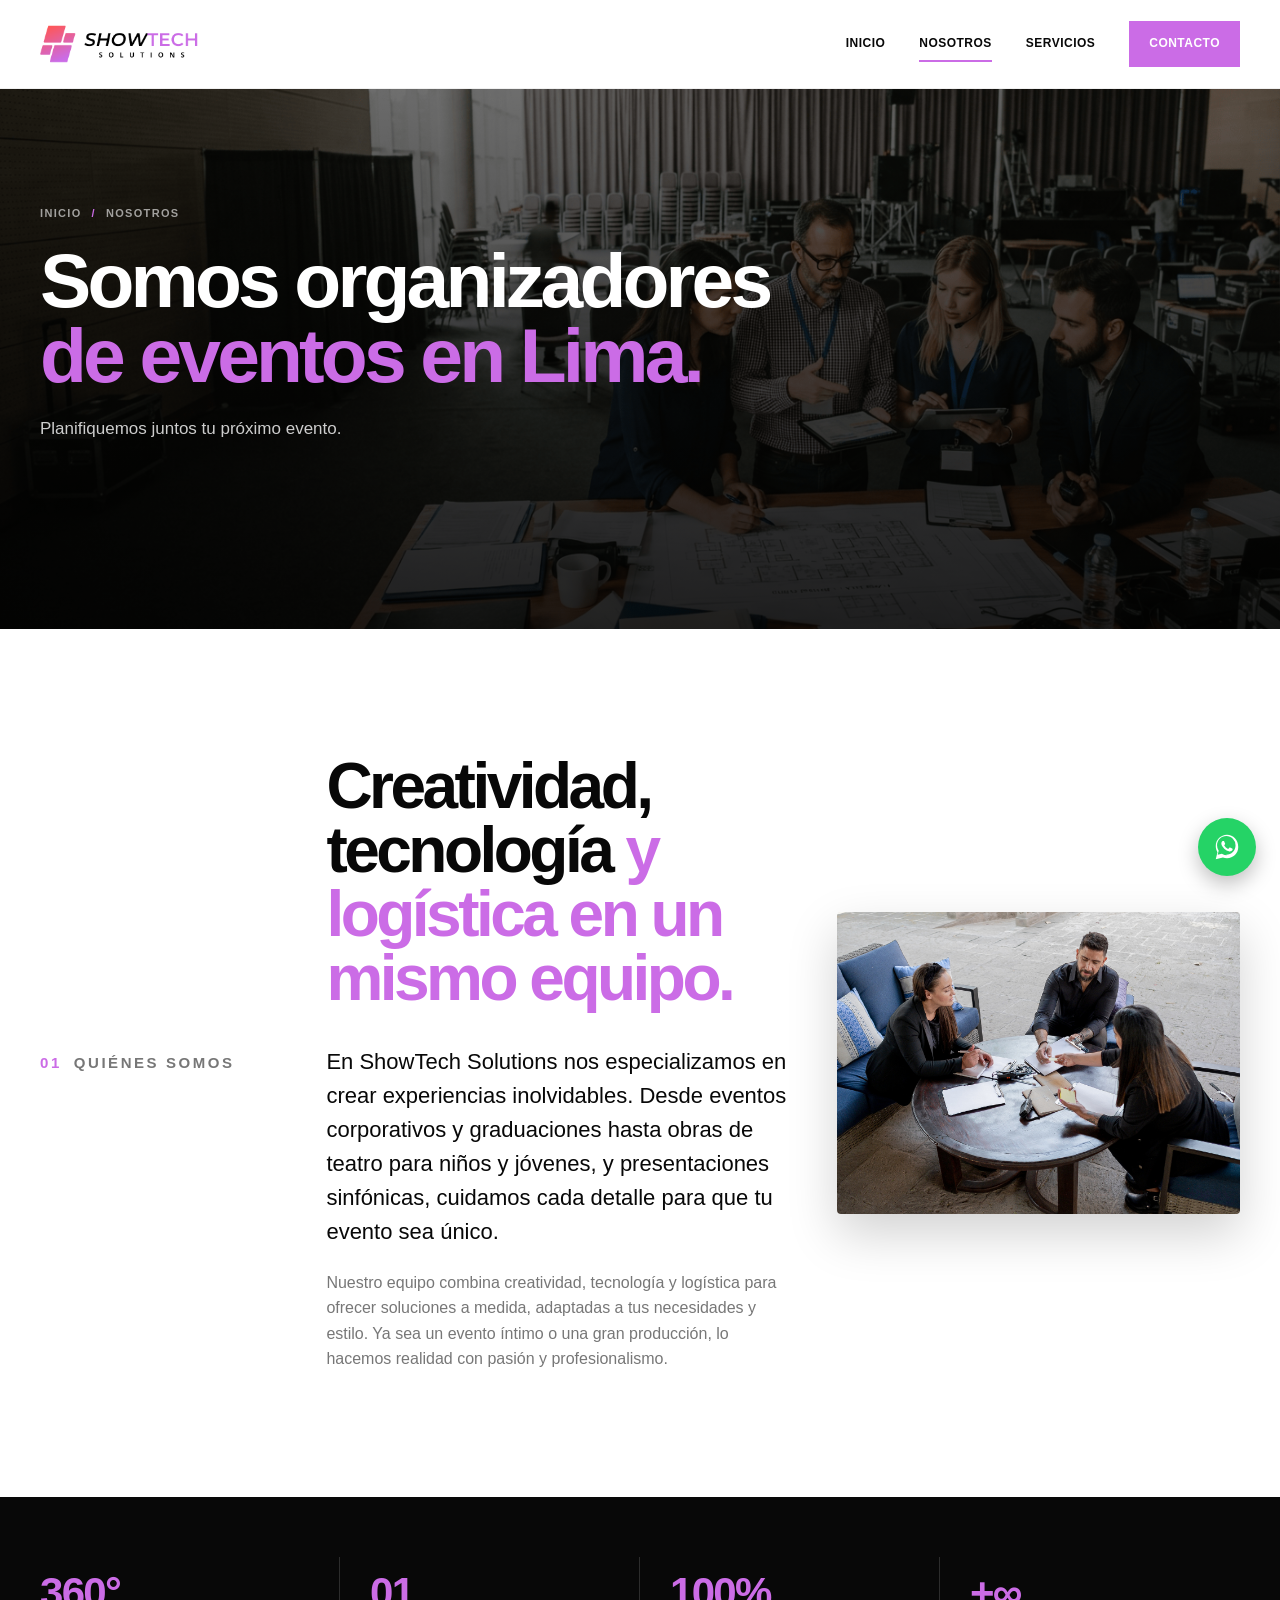
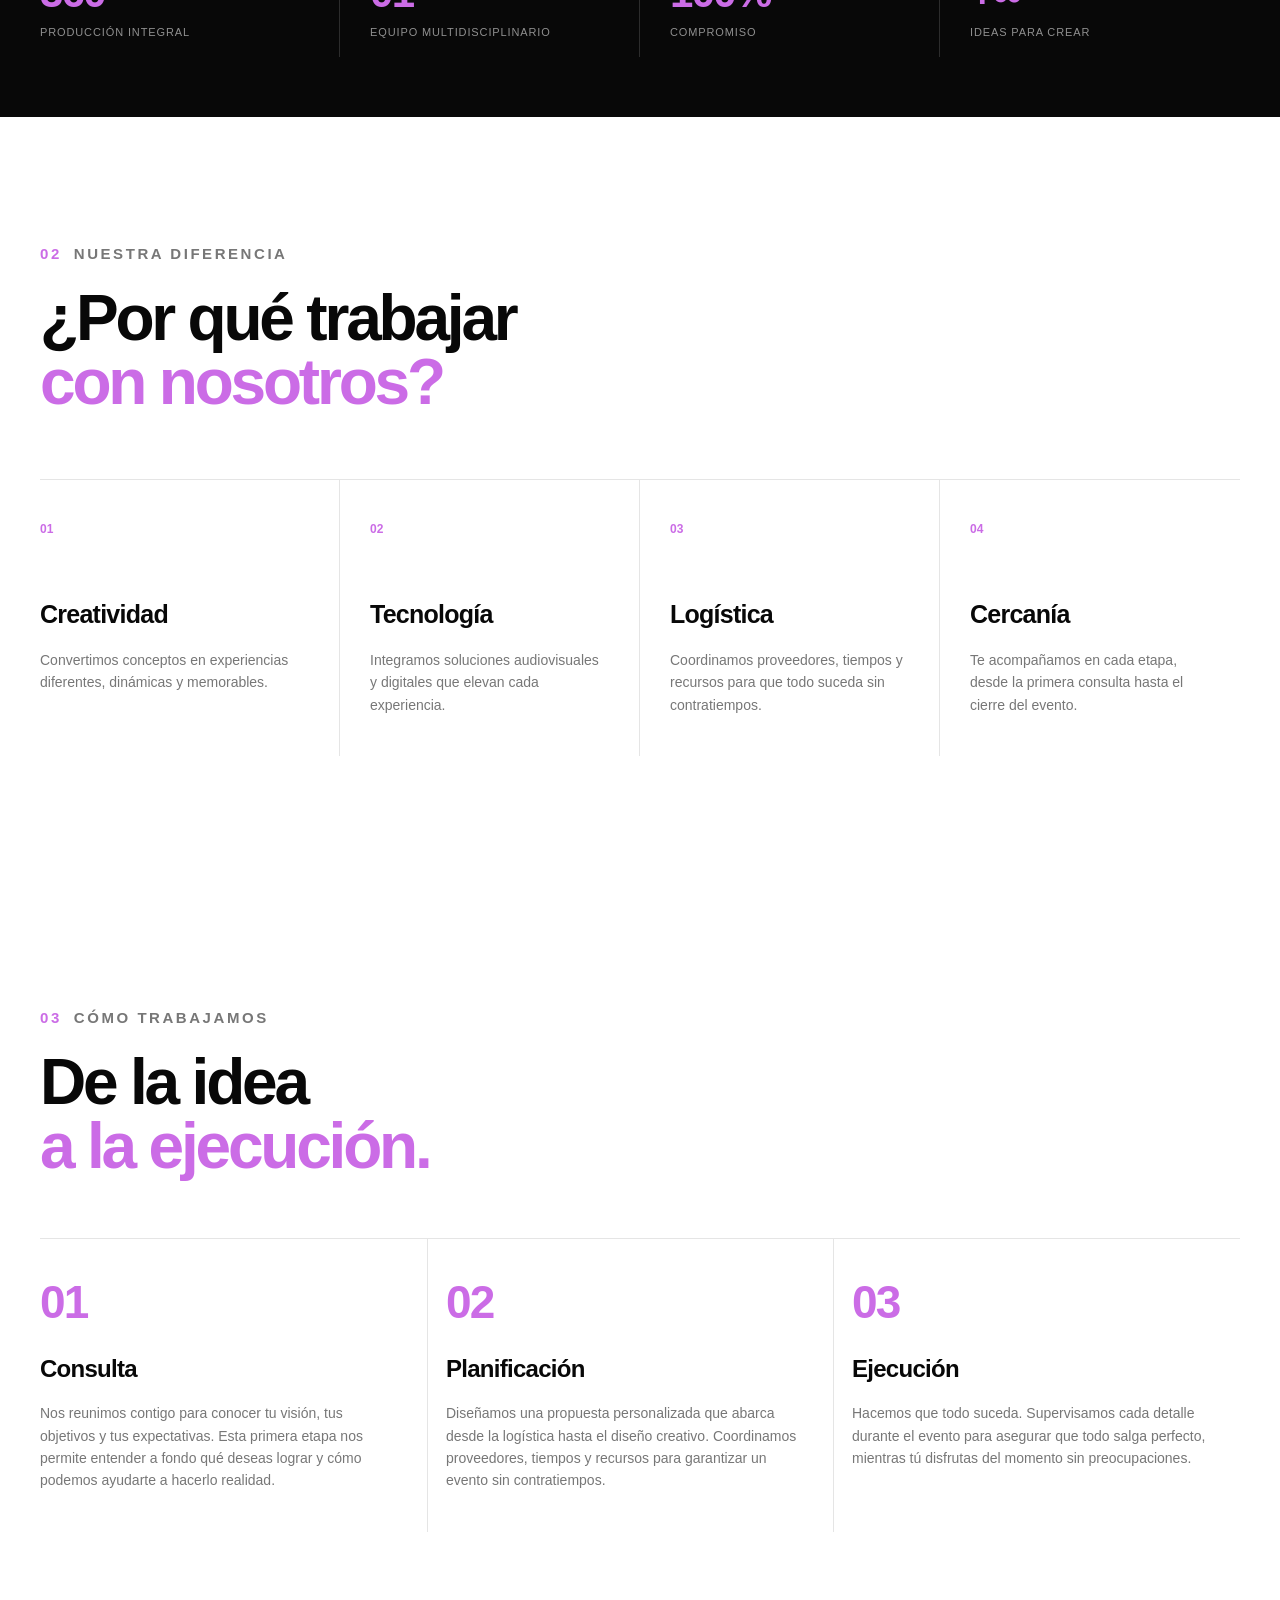
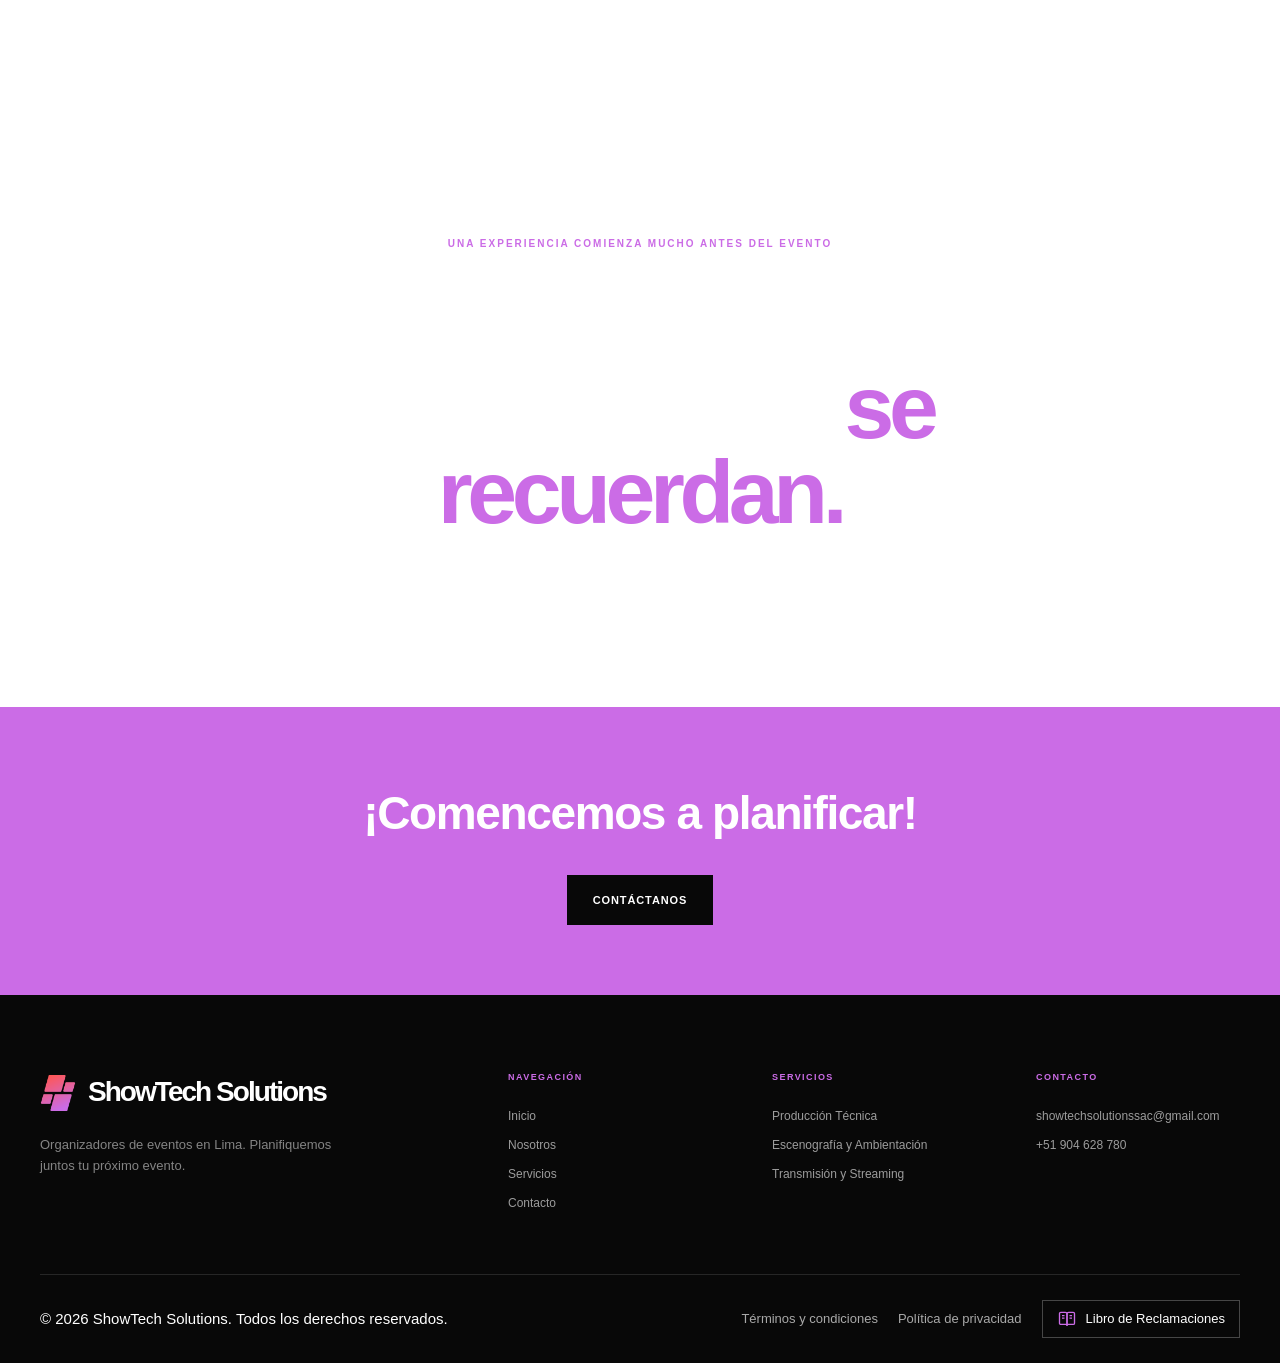
<file: nosotros.html>
<!DOCTYPE html>
<html lang="es">
<head>
<meta charset="UTF-8">
<meta name="viewport" content="width=device-width, initial-scale=1.0">
<meta name="description" content="Conoce al equipo de ShowTech Solutions, organizadores de eventos en Lima.">
<title>Nosotros | ShowTech Solutions</title>
<link rel="icon" type="image/png" href="Media/cropped-Logo-ShowTech-1-1.png">
<link rel="stylesheet" href="assets/styles.css">
</head>
<body>


<!-- HEADER -->
<header class="header">
    <div class="header-container">
        <a href="/" class="logo">
            <img src="Media/Logo-ShowTech-1.png" alt="ShowTech Solutions" class="logo-img">
        </a>
        <input type="checkbox" id="menu-toggle" class="menu-toggle">
        <label for="menu-toggle" class="menu-button"><span></span><span></span><span></span></label>
        
        <nav class="navigation">
            <a href="/">Inicio</a>
            <a href="/nosotros" class="active">Nosotros</a>
            <a href="/servicios">Servicios</a>
            <a href="/contacto" class="nav-contact">Contacto</a>
        </nav>
    
    </div>
</header>

<main>

<section class="page-hero" style="background-image:url('Media/Planeacion.png')">
    <div class="page-hero-content">
        <div class="breadcrumb"><a href="/" style="color:inherit">Inicio</a> <span>/</span> Nosotros</div>
        <h1>Somos organizadores <span style="color:var(--orange)">de eventos en Lima.</span></h1>
        <p class="page-hero-lead">Planifiquemos juntos tu próximo evento.</p>
    </div>
</section>

<section class="intro section">
    <div class="container intro-grid intro-grid-photo">
        <div class="section-label"><span>01</span> QUIÉNES SOMOS</div>
        <div class="intro-content">
            <h2>Creatividad, tecnología <strong>y logística en un mismo equipo.</strong></h2>
            <p class="intro-large">En ShowTech Solutions nos especializamos en crear experiencias inolvidables. Desde eventos corporativos y graduaciones hasta obras de teatro para niños y jóvenes, y presentaciones sinfónicas, cuidamos cada detalle para que tu evento sea único.</p>
            <p>Nuestro equipo combina creatividad, tecnología y logística para ofrecer soluciones a medida, adaptadas a tus necesidades y estilo. Ya sea un evento íntimo o una gran producción, lo hacemos realidad con pasión y profesionalismo.</p>
        </div>
        <div class="intro-photo">
            <img src="Media/Diseno-Show-Tech-01.png" alt="Equipo de ShowTech Solutions planificando un evento">
        </div>
    </div>
</section>

<section class="numbers">
    <div class="container numbers-grid">
        <div class="number-item"><strong>360°</strong><span>Producción integral</span></div>
        <div class="number-item"><strong>01</strong><span>Equipo multidisciplinario</span></div>
        <div class="number-item"><strong>100%</strong><span>Compromiso</span></div>
        <div class="number-item"><strong>+∞</strong><span>Ideas para crear</span></div>
    </div>
</section>

<section class="why section">
    <div class="container">
        <div class="why-header">
            <div class="section-label"><span>02</span> NUESTRA DIFERENCIA</div>
            <h2>¿Por qué trabajar <strong>con nosotros?</strong></h2>
        </div>
        <div class="why-grid">
            <div class="why-card">
                <div class="why-icon">01</div>
                <h3>Creatividad</h3>
                <p>Convertimos conceptos en experiencias diferentes, dinámicas y memorables.</p>
            </div>
            <div class="why-card">
                <div class="why-icon">02</div>
                <h3>Tecnología</h3>
                <p>Integramos soluciones audiovisuales y digitales que elevan cada experiencia.</p>
            </div>
            <div class="why-card">
                <div class="why-icon">03</div>
                <h3>Logística</h3>
                <p>Coordinamos proveedores, tiempos y recursos para que todo suceda sin contratiempos.</p>
            </div>
            <div class="why-card">
                <div class="why-icon">04</div>
                <h3>Cercanía</h3>
                <p>Te acompañamos en cada etapa, desde la primera consulta hasta el cierre del evento.</p>
            </div>
        </div>
    </div>
</section>

<section class="section">
    <div class="container">
        <div class="section-heading">
            <div class="section-label"><span>03</span> CÓMO TRABAJAMOS</div>
            <h2>De la idea <strong>a la ejecución.</strong></h2>
        </div>
        <div class="steps-grid">
            <div class="step-item"><div class="step-number">01</div><h3>Consulta</h3><p>Nos reunimos contigo para conocer tu visión, tus objetivos y tus expectativas. Esta primera etapa nos permite entender a fondo qué deseas lograr y cómo podemos ayudarte a hacerlo realidad.</p></div>
<div class="step-item"><div class="step-number">02</div><h3>Planificación</h3><p>Diseñamos una propuesta personalizada que abarca desde la logística hasta el diseño creativo. Coordinamos proveedores, tiempos y recursos para garantizar un evento sin contratiempos.</p></div>
<div class="step-item"><div class="step-number">03</div><h3>Ejecución</h3><p>Hacemos que todo suceda. Supervisamos cada detalle durante el evento para asegurar que todo salga perfecto, mientras tú disfrutas del momento sin preocupaciones.</p></div>
        </div>
    </div>
</section>

<section class="statement">
    <div class="statement-content">
        <span>UNA EXPERIENCIA COMIENZA MUCHO ANTES DEL EVENTO</span>
        <h2>Las grandes experiencias <em>se recuerdan.</em></h2>
    </div>
</section>

<section class="cta-strip">
    <div class="container">
        <h2>¡Comencemos a planificar!</h2>
        <a href="/contacto" class="button button-orange">Contáctanos</a>
    </div>
</section>

</main>

<!-- FOOTER -->
<footer class="footer">
    <div class="container">
        <div class="footer-main">
            <div class="footer-brand">
                <a href="/" class="logo footer-logo">
                    <img src="Media/cropped-Logo-ShowTech-1-1.png" alt="" class="footer-logo-icon" width="36" height="36">
                    <span class="logo-main">ShowTech Solutions</span>
                </a>
                <p>Organizadores de eventos en Lima. Planifiquemos juntos tu próximo evento.</p>
            </div>
            <div class="footer-column">
                <h4>NAVEGACIÓN</h4>
                <a href="/">Inicio</a>
                <a href="/nosotros">Nosotros</a>
                <a href="/servicios">Servicios</a>
                <a href="/contacto">Contacto</a>
            </div>
            <div class="footer-column">
                <h4>SERVICIOS</h4>
                <a href="/servicios#produccion-tecnica">Producción Técnica</a>
                <a href="/servicios#escenografia">Escenografía y Ambientación</a>
                <a href="/servicios#streaming">Transmisión y Streaming</a>
            </div>
            <div class="footer-column">
                <h4>CONTACTO</h4>
                <a href="mailto:showtechsolutionssac@gmail.com">showtechsolutionssac@gmail.com</a>
                <a href="https://api.whatsapp.com/send/?phone=51904628780&text&type=phone_number&app_absent=0" target="_blank" rel="noopener">+51 904 628 780</a>
            </div>
        </div>
        <div class="footer-bottom">
            <span>© 2026 ShowTech Solutions. Todos los derechos reservados.</span>
            <div class="footer-legal">
                <a href="/terminos-condiciones">Términos y condiciones</a>
                <a href="/politica-privacidad">Política de privacidad</a>
                <a href="/libro-reclamaciones" class="footer-libro"><svg viewBox="0 0 24 24" aria-hidden="true"><path d="M3 5.5C3 4.7 3.7 4 4.5 4H10c1.1 0 2 .9 2 2v14c0-.8-.7-1.5-1.5-1.5h-6c-.8 0-1.5-.7-1.5-1.5V5.5Z"/><path d="M21 5.5c0-.8-.7-1.5-1.5-1.5H14c-1.1 0-2 .9-2 2v14c0-.8.7-1.5 1.5-1.5h6c.8 0 1.5-.7 1.5-1.5V5.5Z"/><path d="M6 8h3M6 11h3M15 8h3M15 11h3"/></svg>Libro de Reclamaciones</a>
            </div>
        </div>
    </div>
</footer>

<!-- BOTÓN FLOTANTE DE WHATSAPP -->
<a
    href="https://api.whatsapp.com/send/?phone=51904628780&text&type=phone_number&app_absent=0"
    class="whatsapp-float"
    target="_blank"
    rel="noopener"
    aria-label="Escríbenos por WhatsApp"
>
    <svg viewBox="0 0 32 32" aria-hidden="true">
        <path d="M16.004 3C9.376 3 4 8.376 4 15.004c0 2.377.664 4.6 1.815 6.494L4 29l7.69-1.78a11.94 11.94 0 0 0 4.314.8h.004c6.627 0 12.003-5.376 12.003-12.004C28.011 8.376 22.635 3 16.004 3Zm0 21.86h-.003a9.86 9.86 0 0 1-5.02-1.375l-.36-.214-4.564 1.056 1.078-4.448-.235-.372a9.83 9.83 0 0 1-1.51-5.243c0-5.44 4.427-9.867 9.87-9.867 2.637 0 5.116 1.028 6.98 2.894a9.803 9.803 0 0 1 2.888 6.977c0 5.44-4.428 9.868-9.868 9.868l-.256.224Zm5.41-7.386c-.297-.148-1.755-.866-2.027-.965-.272-.099-.47-.148-.668.148-.198.297-.767.965-.94 1.163-.173.198-.347.223-.644.075-.297-.148-1.253-.462-2.386-1.472-.882-.786-1.478-1.757-1.651-2.054-.173-.297-.019-.457.13-.605.134-.133.297-.347.446-.52.148-.173.198-.297.297-.495.099-.198.05-.372-.025-.52-.075-.148-.668-1.612-.916-2.208-.242-.581-.487-.502-.668-.512l-.569-.01c-.198 0-.52.075-.792.372-.272.297-1.04 1.017-1.04 2.48 0 1.463 1.065 2.877 1.213 3.075.148.198 2.098 3.203 5.085 4.492.71.306 1.264.489 1.696.626.712.226 1.36.194 1.872.118.571-.085 1.755-.717 2.002-1.41.248-.693.248-1.286.173-1.41-.074-.123-.272-.198-.569-.347Z"/>
    </svg>
</a>


</body>
</html>
</file>
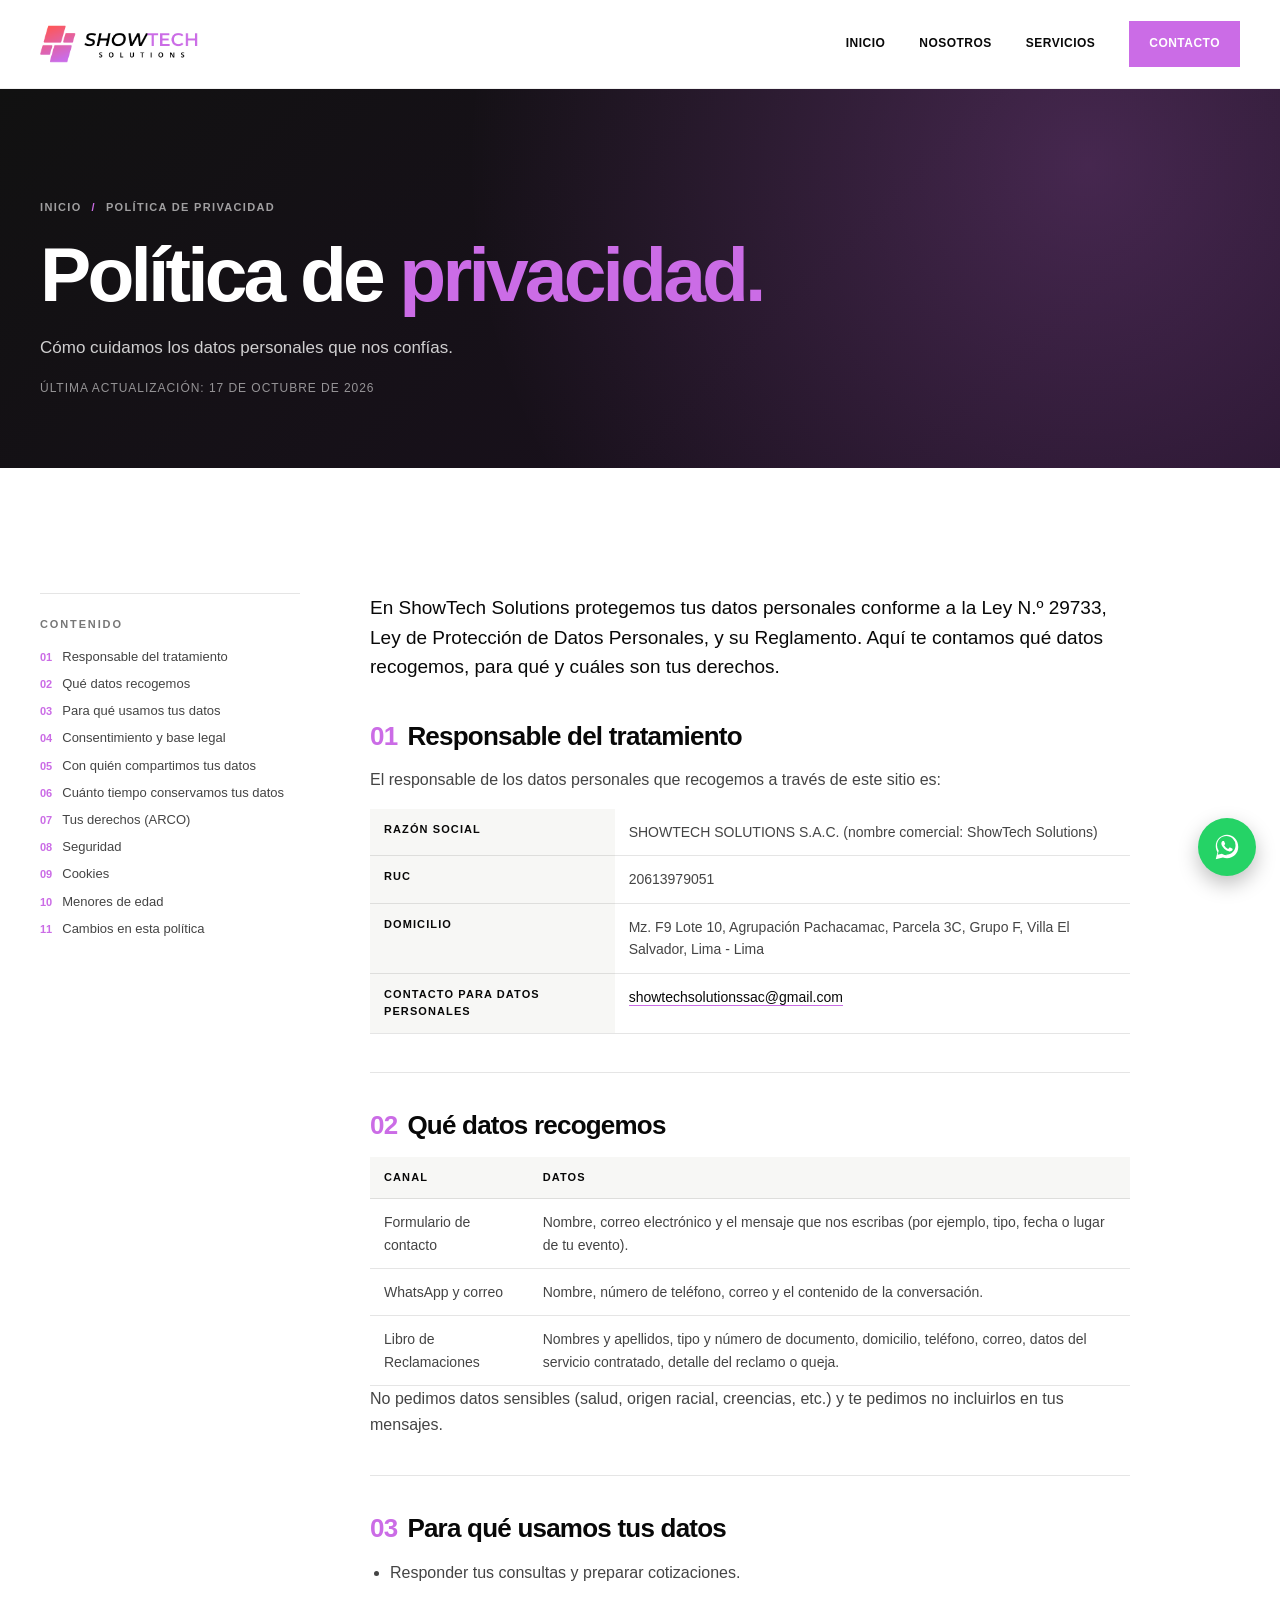
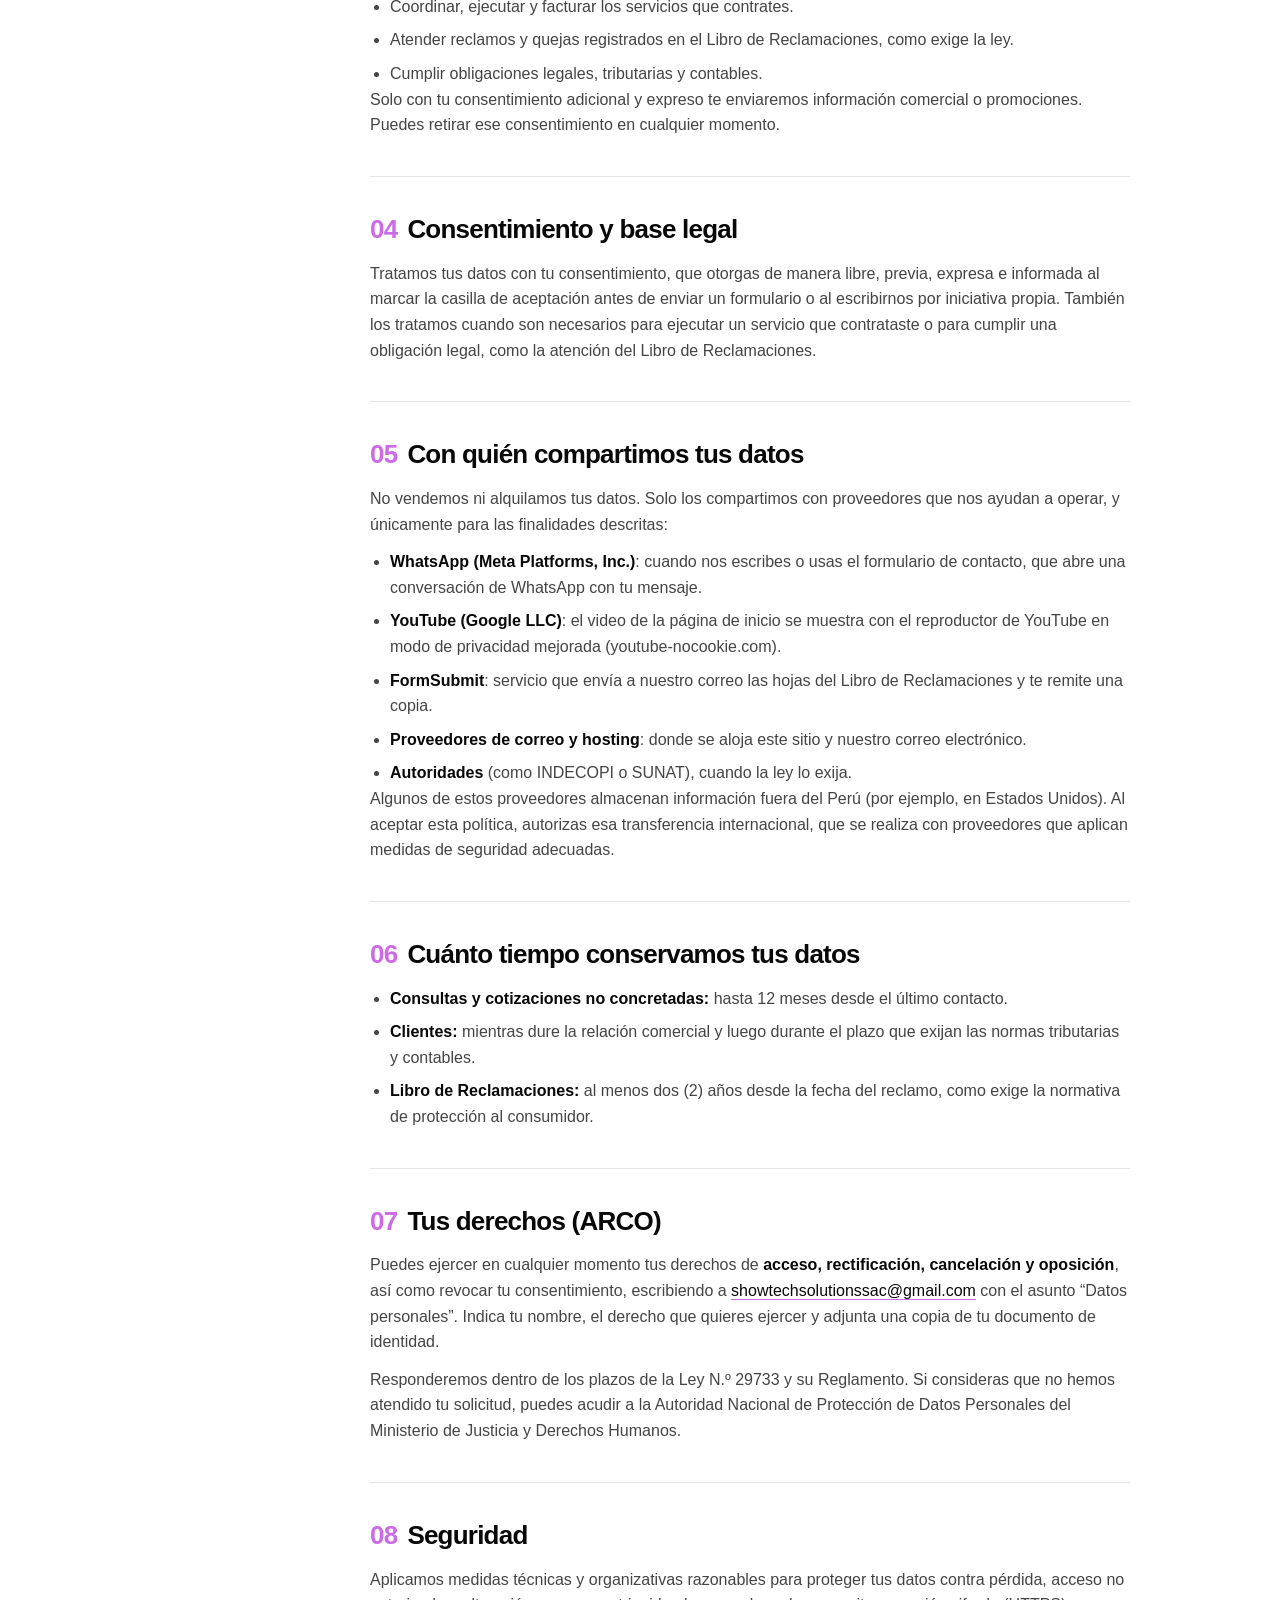
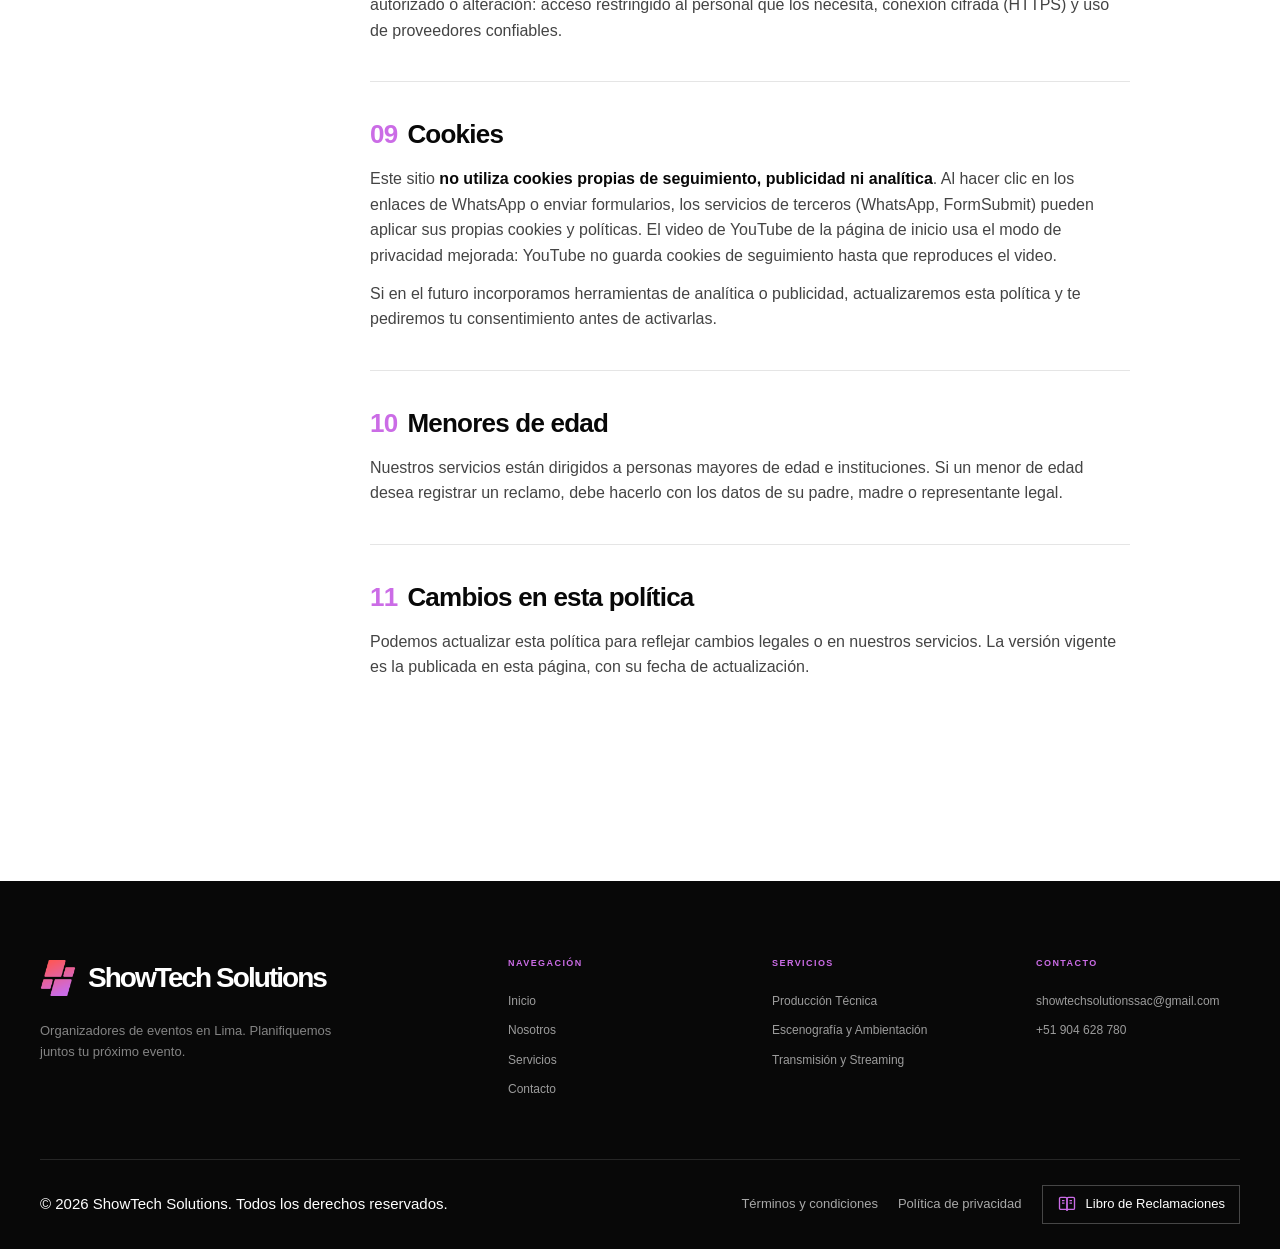
<file: politica-privacidad.html>
<!DOCTYPE html>
<html lang="es">
<head>
<meta charset="UTF-8">
<meta name="viewport" content="width=device-width, initial-scale=1.0">
<meta name="description" content="Cómo ShowTech Solutions recoge, usa y protege tus datos personales conforme a la Ley N.º 29733.">
<title>Política de Privacidad | ShowTech Solutions</title>
<link rel="icon" type="image/png" href="Media/cropped-Logo-ShowTech-1-1.png">
<link rel="stylesheet" href="assets/styles.css">
</head>
<body>


<!-- HEADER -->
<header class="header">
    <div class="header-container">
        <a href="/" class="logo">
            <img src="Media/Logo-ShowTech-1.png" alt="ShowTech Solutions" class="logo-img">
        </a>
        <input type="checkbox" id="menu-toggle" class="menu-toggle">
        <label for="menu-toggle" class="menu-button"><span></span><span></span><span></span></label>

        <nav class="navigation">
            <a href="/">Inicio</a>
            <a href="/nosotros">Nosotros</a>
            <a href="/servicios">Servicios</a>
            <a href="/contacto" class="nav-contact">Contacto</a>
        </nav>

    </div>
</header>

<main>

<section class="page-hero page-hero-compact">
    <div class="page-hero-content">
        <div class="breadcrumb"><a href="/" style="color:inherit">Inicio</a> <span>/</span> Política de privacidad</div>
        <h1>Política de <span style="color:var(--orange)">privacidad.</span></h1>
        <p class="page-hero-lead">Cómo cuidamos los datos personales que nos confías.</p>
        <p class="legal-updated">Última actualización: 17 de octubre de 2026</p>
    </div>
</section>

<section class="section">
    <div class="container legal-layout">
        <nav class="legal-toc" aria-label="Contenido">
            <h2>CONTENIDO</h2>
            <ol>
                <li><a href="#responsable">Responsable del tratamiento</a></li>
                <li><a href="#datos">Qué datos recogemos</a></li>
                <li><a href="#finalidades">Para qué usamos tus datos</a></li>
                <li><a href="#base">Consentimiento y base legal</a></li>
                <li><a href="#terceros">Con quién compartimos tus datos</a></li>
                <li><a href="#plazo">Cuánto tiempo conservamos tus datos</a></li>
                <li><a href="#derechos">Tus derechos (ARCO)</a></li>
                <li><a href="#seguridad">Seguridad</a></li>
                <li><a href="#cookies">Cookies</a></li>
                <li><a href="#menores">Menores de edad</a></li>
                <li><a href="#cambios">Cambios en esta política</a></li>
            </ol>
        </nav>
        <article class="legal-body">
            <p class="legal-intro">En ShowTech Solutions protegemos tus datos personales conforme a la Ley N.º 29733, Ley de Protección de Datos Personales, y su Reglamento. Aquí te contamos qué datos recogemos, para qué y cuáles son tus derechos.</p>
            <div style="height:40px"></div>
            <section id="responsable">
                <h2><span>01</span>Responsable del tratamiento</h2>
                <p>El responsable de los datos personales que recogemos a través de este sitio es:</p>
                <table class="legal-table">
                    <tr><th>Razón social</th><td>SHOWTECH SOLUTIONS S.A.C. (nombre comercial: ShowTech Solutions)</td></tr>
                    <tr><th>RUC</th><td>20613979051</td></tr>
                    <tr><th>Domicilio</th><td>Mz. F9 Lote 10, Agrupación Pachacamac, Parcela 3C, Grupo F, Villa El Salvador, Lima - Lima</td></tr>
                    <tr><th>Contacto para datos personales</th><td><a href="mailto:showtechsolutionssac@gmail.com">showtechsolutionssac@gmail.com</a></td></tr>
                </table>
            </section>
            <section id="datos">
                <h2><span>02</span>Qué datos recogemos</h2>
                <table class="legal-table">
                    <tr><th>Canal</th><th>Datos</th></tr>
                    <tr><td>Formulario de contacto</td><td>Nombre, correo electrónico y el mensaje que nos escribas (por ejemplo, tipo, fecha o lugar de tu evento).</td></tr>
                    <tr><td>WhatsApp y correo</td><td>Nombre, número de teléfono, correo y el contenido de la conversación.</td></tr>
                    <tr><td>Libro de Reclamaciones</td><td>Nombres y apellidos, tipo y número de documento, domicilio, teléfono, correo, datos del servicio contratado, detalle del reclamo o queja.</td></tr>
                </table>
                <p>No pedimos datos sensibles (salud, origen racial, creencias, etc.) y te pedimos no incluirlos en tus mensajes.</p>
            </section>
            <section id="finalidades">
                <h2><span>03</span>Para qué usamos tus datos</h2>
                <ul>
                    <li>Responder tus consultas y preparar cotizaciones.</li>
                    <li>Coordinar, ejecutar y facturar los servicios que contrates.</li>
                    <li>Atender reclamos y quejas registrados en el Libro de Reclamaciones, como exige la ley.</li>
                    <li>Cumplir obligaciones legales, tributarias y contables.</li>
                </ul>
                <p>Solo con tu consentimiento adicional y expreso te enviaremos información comercial o promociones. Puedes retirar ese consentimiento en cualquier momento.</p>
            </section>
            <section id="base">
                <h2><span>04</span>Consentimiento y base legal</h2>
                <p>Tratamos tus datos con tu consentimiento, que otorgas de manera libre, previa, expresa e informada al marcar la casilla de aceptación antes de enviar un formulario o al escribirnos por iniciativa propia. También los tratamos cuando son necesarios para ejecutar un servicio que contrataste o para cumplir una obligación legal, como la atención del Libro de Reclamaciones.</p>
            </section>
            <section id="terceros">
                <h2><span>05</span>Con quién compartimos tus datos</h2>
                <p>No vendemos ni alquilamos tus datos. Solo los compartimos con proveedores que nos ayudan a operar, y únicamente para las finalidades descritas:</p>
                <ul>
                    <li><strong>WhatsApp (Meta Platforms, Inc.)</strong>: cuando nos escribes o usas el formulario de contacto, que abre una conversación de WhatsApp con tu mensaje.</li>
                    <li><strong>YouTube (Google LLC)</strong>: el video de la página de inicio se muestra con el reproductor de YouTube en modo de privacidad mejorada (youtube-nocookie.com).</li>
                    <li><strong>FormSubmit</strong>: servicio que envía a nuestro correo las hojas del Libro de Reclamaciones y te remite una copia.</li>
                    <li><strong>Proveedores de correo y hosting</strong>: donde se aloja este sitio y nuestro correo electrónico.</li>
                    <li><strong>Autoridades</strong> (como INDECOPI o SUNAT), cuando la ley lo exija.</li>
                </ul>
                <p>Algunos de estos proveedores almacenan información fuera del Perú (por ejemplo, en Estados Unidos). Al aceptar esta política, autorizas esa transferencia internacional, que se realiza con proveedores que aplican medidas de seguridad adecuadas.</p>
            </section>
            <section id="plazo">
                <h2><span>06</span>Cuánto tiempo conservamos tus datos</h2>
                <ul>
                    <li><strong>Consultas y cotizaciones no concretadas:</strong> hasta 12 meses desde el último contacto.</li>
                    <li><strong>Clientes:</strong> mientras dure la relación comercial y luego durante el plazo que exijan las normas tributarias y contables.</li>
                    <li><strong>Libro de Reclamaciones:</strong> al menos dos (2) años desde la fecha del reclamo, como exige la normativa de protección al consumidor.</li>
                </ul>
            </section>
            <section id="derechos">
                <h2><span>07</span>Tus derechos (ARCO)</h2>
                <p>Puedes ejercer en cualquier momento tus derechos de <strong>acceso, rectificación, cancelación y oposición</strong>, así como revocar tu consentimiento, escribiendo a <a href="mailto:showtechsolutionssac@gmail.com">showtechsolutionssac@gmail.com</a> con el asunto “Datos personales”. Indica tu nombre, el derecho que quieres ejercer y adjunta una copia de tu documento de identidad.</p>
                <p>Responderemos dentro de los plazos de la Ley N.º 29733 y su Reglamento. Si consideras que no hemos atendido tu solicitud, puedes acudir a la Autoridad Nacional de Protección de Datos Personales del Ministerio de Justicia y Derechos Humanos.</p>
            </section>
            <section id="seguridad">
                <h2><span>08</span>Seguridad</h2>
                <p>Aplicamos medidas técnicas y organizativas razonables para proteger tus datos contra pérdida, acceso no autorizado o alteración: acceso restringido al personal que los necesita, conexión cifrada (HTTPS) y uso de proveedores confiables.</p>
            </section>
            <section id="cookies">
                <h2><span>09</span>Cookies</h2>
                <p>Este sitio <strong>no utiliza cookies propias de seguimiento, publicidad ni analítica</strong>. Al hacer clic en los enlaces de WhatsApp o enviar formularios, los servicios de terceros (WhatsApp, FormSubmit) pueden aplicar sus propias cookies y políticas. El video de YouTube de la página de inicio usa el modo de privacidad mejorada: YouTube no guarda cookies de seguimiento hasta que reproduces el video.</p>
                <p>Si en el futuro incorporamos herramientas de analítica o publicidad, actualizaremos esta política y te pediremos tu consentimiento antes de activarlas.</p>
            </section>
            <section id="menores">
                <h2><span>10</span>Menores de edad</h2>
                <p>Nuestros servicios están dirigidos a personas mayores de edad e instituciones. Si un menor de edad desea registrar un reclamo, debe hacerlo con los datos de su padre, madre o representante legal.</p>
            </section>
            <section id="cambios">
                <h2><span>11</span>Cambios en esta política</h2>
                <p>Podemos actualizar esta política para reflejar cambios legales o en nuestros servicios. La versión vigente es la publicada en esta página, con su fecha de actualización.</p>
            </section>
        </article>
    </div>
</section>

</main>

<!-- FOOTER -->
<footer class="footer">
    <div class="container">
        <div class="footer-main">
            <div class="footer-brand">
                <a href="/" class="logo footer-logo">
                    <img src="Media/cropped-Logo-ShowTech-1-1.png" alt="" class="footer-logo-icon" width="36" height="36">
                    <span class="logo-main">ShowTech Solutions</span>
                </a>
                <p>Organizadores de eventos en Lima. Planifiquemos juntos tu próximo evento.</p>
            </div>
            <div class="footer-column">
                <h4>NAVEGACIÓN</h4>
                <a href="/">Inicio</a>
                <a href="/nosotros">Nosotros</a>
                <a href="/servicios">Servicios</a>
                <a href="/contacto">Contacto</a>
            </div>
            <div class="footer-column">
                <h4>SERVICIOS</h4>
                <a href="/servicios#produccion-tecnica">Producción Técnica</a>
                <a href="/servicios#escenografia">Escenografía y Ambientación</a>
                <a href="/servicios#streaming">Transmisión y Streaming</a>
            </div>
            <div class="footer-column">
                <h4>CONTACTO</h4>
                <a href="mailto:showtechsolutionssac@gmail.com">showtechsolutionssac@gmail.com</a>
                <a href="https://api.whatsapp.com/send/?phone=51904628780&text&type=phone_number&app_absent=0" target="_blank" rel="noopener">+51 904 628 780</a>
            </div>
        </div>
        <div class="footer-bottom">
            <span>© 2026 ShowTech Solutions. Todos los derechos reservados.</span>
            <div class="footer-legal">
                <a href="/terminos-condiciones">Términos y condiciones</a>
                <a href="/politica-privacidad">Política de privacidad</a>
                <a href="/libro-reclamaciones" class="footer-libro"><svg viewBox="0 0 24 24" aria-hidden="true"><path d="M3 5.5C3 4.7 3.7 4 4.5 4H10c1.1 0 2 .9 2 2v14c0-.8-.7-1.5-1.5-1.5h-6c-.8 0-1.5-.7-1.5-1.5V5.5Z"/><path d="M21 5.5c0-.8-.7-1.5-1.5-1.5H14c-1.1 0-2 .9-2 2v14c0-.8.7-1.5 1.5-1.5h6c.8 0 1.5-.7 1.5-1.5V5.5Z"/><path d="M6 8h3M6 11h3M15 8h3M15 11h3"/></svg>Libro de Reclamaciones</a>
            </div>
        </div>
    </div>
</footer>

<!-- BOTÓN FLOTANTE DE WHATSAPP -->
<a
    href="https://api.whatsapp.com/send/?phone=51904628780&text&type=phone_number&app_absent=0"
    class="whatsapp-float"
    target="_blank"
    rel="noopener"
    aria-label="Escríbenos por WhatsApp"
>
    <svg viewBox="0 0 32 32" aria-hidden="true">
        <path d="M16.004 3C9.376 3 4 8.376 4 15.004c0 2.377.664 4.6 1.815 6.494L4 29l7.69-1.78a11.94 11.94 0 0 0 4.314.8h.004c6.627 0 12.003-5.376 12.003-12.004C28.011 8.376 22.635 3 16.004 3Zm0 21.86h-.003a9.86 9.86 0 0 1-5.02-1.375l-.36-.214-4.564 1.056 1.078-4.448-.235-.372a9.83 9.83 0 0 1-1.51-5.243c0-5.44 4.427-9.867 9.87-9.867 2.637 0 5.116 1.028 6.98 2.894a9.803 9.803 0 0 1 2.888 6.977c0 5.44-4.428 9.868-9.868 9.868l-.256.224Zm5.41-7.386c-.297-.148-1.755-.866-2.027-.965-.272-.099-.47-.148-.668.148-.198.297-.767.965-.94 1.163-.173.198-.347.223-.644.075-.297-.148-1.253-.462-2.386-1.472-.882-.786-1.478-1.757-1.651-2.054-.173-.297-.019-.457.13-.605.134-.133.297-.347.446-.52.148-.173.198-.297.297-.495.099-.198.05-.372-.025-.52-.075-.148-.668-1.612-.916-2.208-.242-.581-.487-.502-.668-.512l-.569-.01c-.198 0-.52.075-.792.372-.272.297-1.04 1.017-1.04 2.48 0 1.463 1.065 2.877 1.213 3.075.148.198 2.098 3.203 5.085 4.492.71.306 1.264.489 1.696.626.712.226 1.36.194 1.872.118.571-.085 1.755-.717 2.002-1.41.248-.693.248-1.286.173-1.41-.074-.123-.272-.198-.569-.347Z"/>
    </svg>
</a>


</body>
</html>
</file>
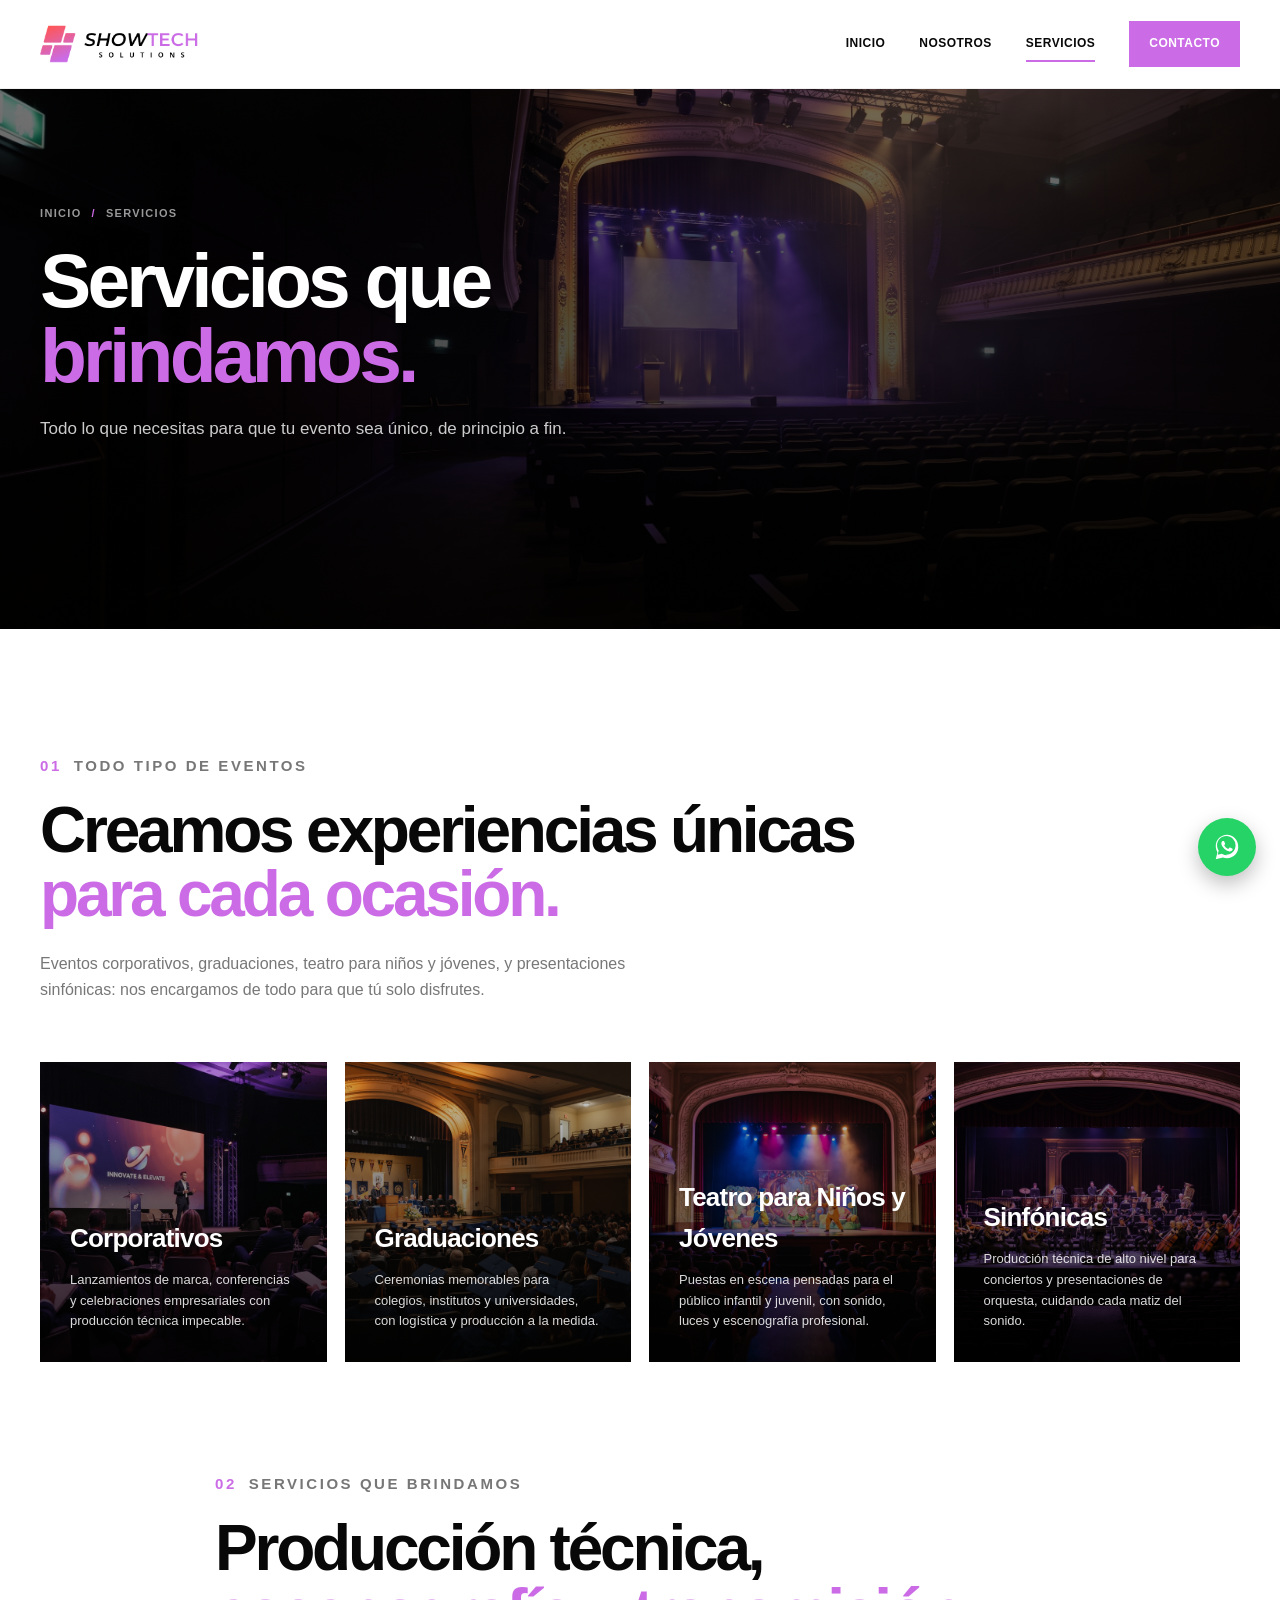
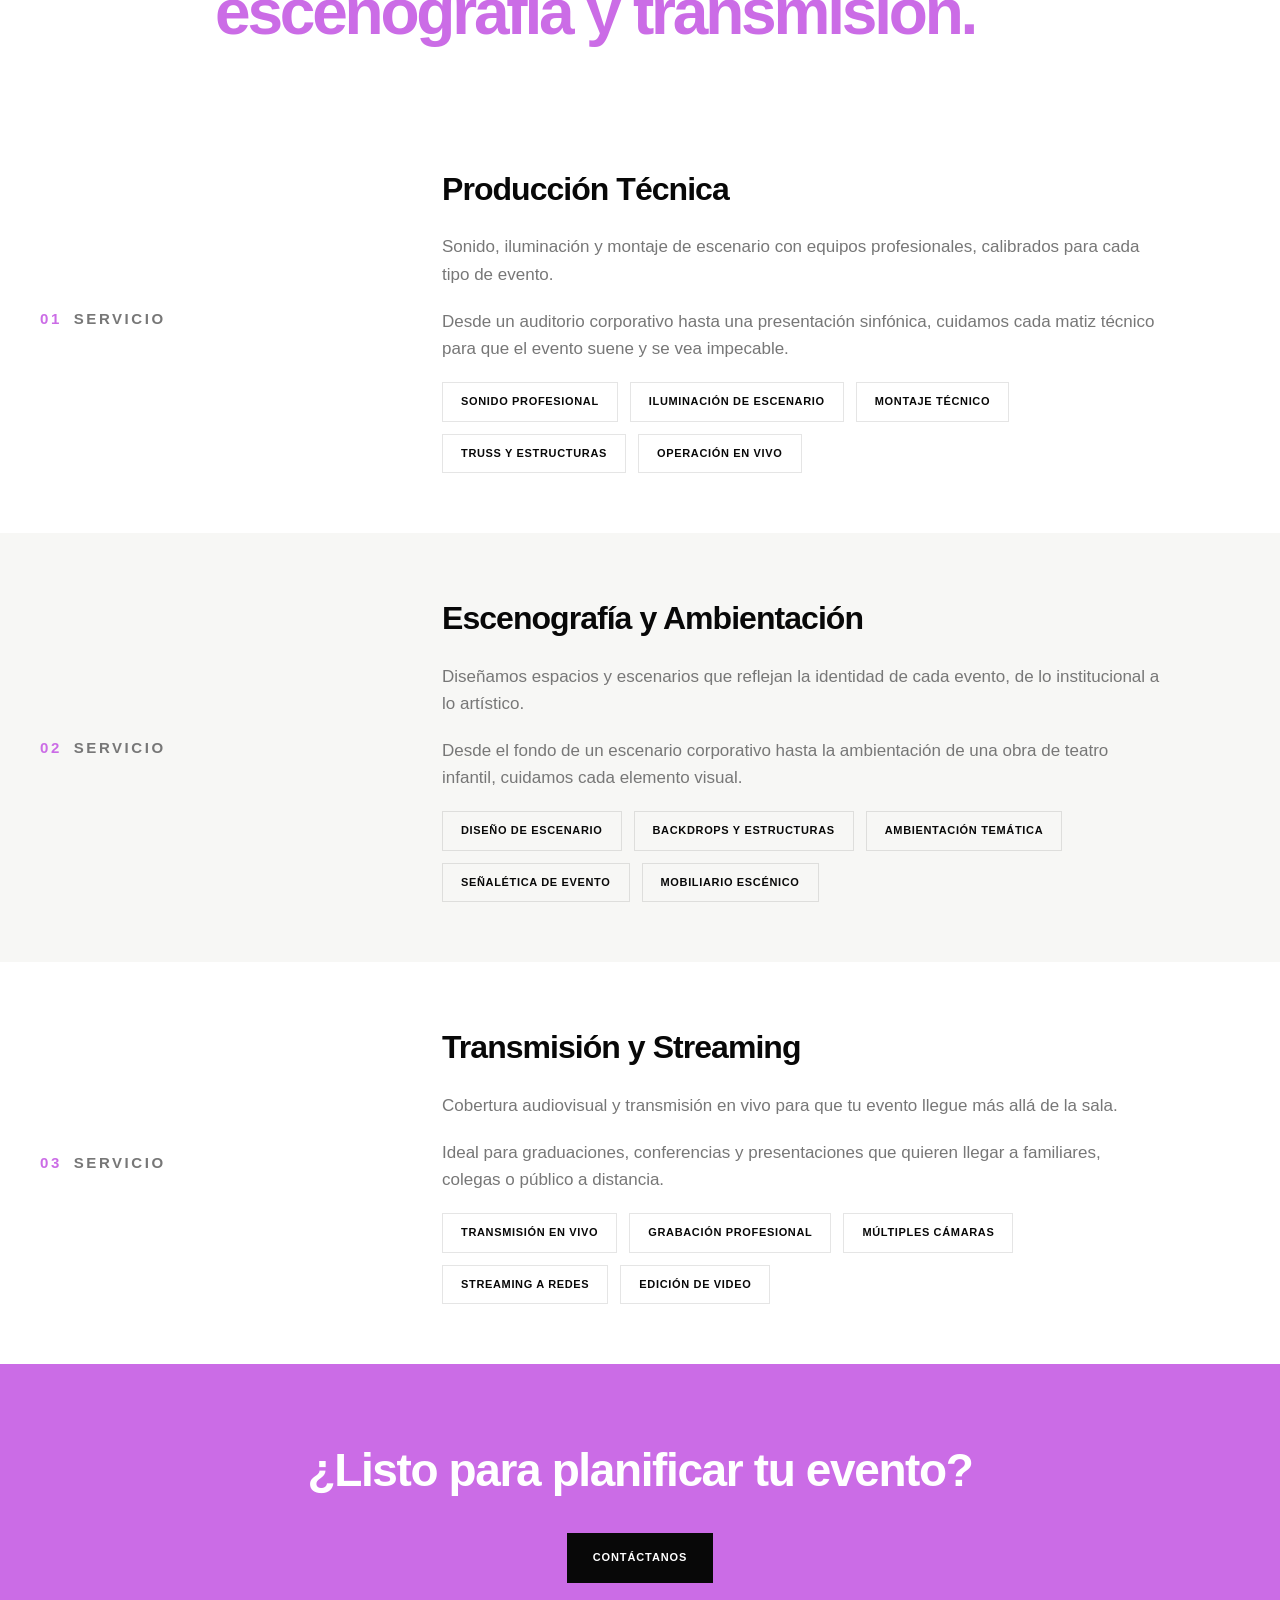
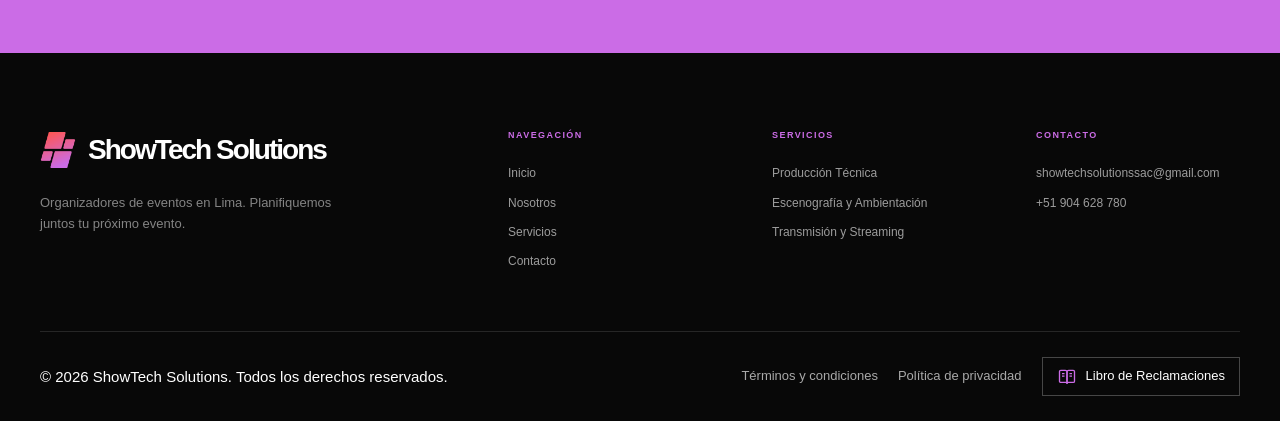
<file: servicios.html>
<!DOCTYPE html>
<html lang="es">
<head>
<meta charset="UTF-8">
<meta name="viewport" content="width=device-width, initial-scale=1.0">
<meta name="description" content="Producción técnica, escenografía y transmisión en vivo para tu evento en Lima.">
<title>Servicios | ShowTech Solutions</title>
<link rel="icon" type="image/png" href="Media/cropped-Logo-ShowTech-1-1.png">
<link rel="stylesheet" href="assets/styles.css">
</head>
<body>


<!-- HEADER -->
<header class="header">
    <div class="header-container">
        <a href="/" class="logo">
            <img src="Media/Logo-ShowTech-1.png" alt="ShowTech Solutions" class="logo-img">
        </a>
        <input type="checkbox" id="menu-toggle" class="menu-toggle">
        <label for="menu-toggle" class="menu-button"><span></span><span></span><span></span></label>
        
        <nav class="navigation">
            <a href="/">Inicio</a>
            <a href="/nosotros">Nosotros</a>
            <a href="/servicios" class="active">Servicios</a>
            <a href="/contacto" class="nav-contact">Contacto</a>
        </nav>
    
    </div>
</header>

<main>

<section class="page-hero" style="background-image:url('Media/servicios-auditorio.png')">
    <div class="page-hero-content">
        <div class="breadcrumb"><a href="/" style="color:inherit">Inicio</a> <span>/</span> Servicios</div>
        <h1>Servicios que <span style="color:var(--orange)">brindamos.</span></h1>
        <p class="page-hero-lead">Todo lo que necesitas para que tu evento sea único, de principio a fin.</p>
    </div>
</section>

<section class="section" style="padding-bottom:0">
    <div class="container">
        <div class="section-heading">
            <div class="section-label"><span>01</span> TODO TIPO DE EVENTOS</div>
            <h2>Creamos experiencias únicas <strong>para cada ocasión.</strong></h2>
            <p>Eventos corporativos, graduaciones, teatro para niños y jóvenes, y presentaciones sinfónicas: nos encargamos de todo para que tú solo disfrutes.</p>
        </div>
        <div class="event-types-grid">
            <div id="corporativo-eventos" class="event-type-card" style="background-image:url('Media/Presentacion.png')"><div><h3>Corporativos</h3><p>Lanzamientos de marca, conferencias y celebraciones empresariales con producción técnica impecable.</p></div></div>
<div id="graduaciones-eventos" class="event-type-card" style="background-image:url('Media/graduacion.png')"><div><h3>Graduaciones</h3><p>Ceremonias memorables para colegios, institutos y universidades, con logística y producción a la medida.</p></div></div>
<div id="teatro-eventos" class="event-type-card" style="background-image:url('Media/teatro-infantil.png')"><div><h3>Teatro para Niños y Jóvenes</h3><p>Puestas en escena pensadas para el público infantil y juvenil, con sonido, luces y escenografía profesional.</p></div></div>
<div id="sinfonicas-eventos" class="event-type-card" style="background-image:url('Media/sinfonica.png')"><div><h3>Sinfónicas</h3><p>Producción técnica de alto nivel para conciertos y presentaciones de orquesta, cuidando cada matiz del sonido.</p></div></div>
        </div>
    </div>
</section>

<div class="section-heading container" style="margin-top:110px">
    <div class="section-label"><span>02</span> SERVICIOS QUE BRINDAMOS</div>
    <h2>Producción técnica, <strong>escenografía y transmisión.</strong></h2>
</div>

<section id="produccion-tecnica" class="service-detail section" style="padding-top:60px; padding-bottom:60px; ">
    <div class="container service-detail-grid">
        <div class="section-label"><span>01</span> SERVICIO</div>
        <div class="service-detail-body">
            <h2 style="font-size:32px; letter-spacing:-.03em; margin-bottom:18px;">Producción Técnica</h2>
            <p>Sonido, iluminación y montaje de escenario con equipos profesionales, calibrados para cada tipo de evento.</p>
            <p>Desde un auditorio corporativo hasta una presentación sinfónica, cuidamos cada matiz técnico para que el evento suene y se vea impecable.</p>
            <div class="tags">
                <span class="tag">Sonido profesional</span>
<span class="tag">Iluminación de escenario</span>
<span class="tag">Montaje técnico</span>
<span class="tag">Truss y estructuras</span>
<span class="tag">Operación en vivo</span>
            </div>
        </div>
    </div>
</section>
<section id="escenografia" class="service-detail section" style="padding-top:60px; padding-bottom:60px; background:var(--off-white);">
    <div class="container service-detail-grid">
        <div class="section-label"><span>02</span> SERVICIO</div>
        <div class="service-detail-body">
            <h2 style="font-size:32px; letter-spacing:-.03em; margin-bottom:18px;">Escenografía y Ambientación</h2>
            <p>Diseñamos espacios y escenarios que reflejan la identidad de cada evento, de lo institucional a lo artístico.</p>
            <p>Desde el fondo de un escenario corporativo hasta la ambientación de una obra de teatro infantil, cuidamos cada elemento visual.</p>
            <div class="tags">
                <span class="tag">Diseño de escenario</span>
<span class="tag">Backdrops y estructuras</span>
<span class="tag">Ambientación temática</span>
<span class="tag">Señalética de evento</span>
<span class="tag">Mobiliario escénico</span>
            </div>
        </div>
    </div>
</section>
<section id="streaming" class="service-detail section" style="padding-top:60px; padding-bottom:60px; ">
    <div class="container service-detail-grid">
        <div class="section-label"><span>03</span> SERVICIO</div>
        <div class="service-detail-body">
            <h2 style="font-size:32px; letter-spacing:-.03em; margin-bottom:18px;">Transmisión y Streaming</h2>
            <p>Cobertura audiovisual y transmisión en vivo para que tu evento llegue más allá de la sala.</p>
            <p>Ideal para graduaciones, conferencias y presentaciones que quieren llegar a familiares, colegas o público a distancia.</p>
            <div class="tags">
                <span class="tag">Transmisión en vivo</span>
<span class="tag">Grabación profesional</span>
<span class="tag">Múltiples cámaras</span>
<span class="tag">Streaming a redes</span>
<span class="tag">Edición de video</span>
            </div>
        </div>
    </div>
</section>

<section class="cta-strip">
    <div class="container">
        <h2>¿Listo para planificar tu evento?</h2>
        <a href="/contacto" class="button button-orange">Contáctanos</a>
    </div>
</section>

</main>

<!-- FOOTER -->
<footer class="footer">
    <div class="container">
        <div class="footer-main">
            <div class="footer-brand">
                <a href="/" class="logo footer-logo">
                    <img src="Media/cropped-Logo-ShowTech-1-1.png" alt="" class="footer-logo-icon" width="36" height="36">
                    <span class="logo-main">ShowTech Solutions</span>
                </a>
                <p>Organizadores de eventos en Lima. Planifiquemos juntos tu próximo evento.</p>
            </div>
            <div class="footer-column">
                <h4>NAVEGACIÓN</h4>
                <a href="/">Inicio</a>
                <a href="/nosotros">Nosotros</a>
                <a href="/servicios">Servicios</a>
                <a href="/contacto">Contacto</a>
            </div>
            <div class="footer-column">
                <h4>SERVICIOS</h4>
                <a href="/servicios#produccion-tecnica">Producción Técnica</a>
                <a href="/servicios#escenografia">Escenografía y Ambientación</a>
                <a href="/servicios#streaming">Transmisión y Streaming</a>
            </div>
            <div class="footer-column">
                <h4>CONTACTO</h4>
                <a href="mailto:showtechsolutionssac@gmail.com">showtechsolutionssac@gmail.com</a>
                <a href="https://api.whatsapp.com/send/?phone=51904628780&text&type=phone_number&app_absent=0" target="_blank" rel="noopener">+51 904 628 780</a>
            </div>
        </div>
        <div class="footer-bottom">
            <span>© 2026 ShowTech Solutions. Todos los derechos reservados.</span>
            <div class="footer-legal">
                <a href="/terminos-condiciones">Términos y condiciones</a>
                <a href="/politica-privacidad">Política de privacidad</a>
                <a href="/libro-reclamaciones" class="footer-libro"><svg viewBox="0 0 24 24" aria-hidden="true"><path d="M3 5.5C3 4.7 3.7 4 4.5 4H10c1.1 0 2 .9 2 2v14c0-.8-.7-1.5-1.5-1.5h-6c-.8 0-1.5-.7-1.5-1.5V5.5Z"/><path d="M21 5.5c0-.8-.7-1.5-1.5-1.5H14c-1.1 0-2 .9-2 2v14c0-.8.7-1.5 1.5-1.5h6c.8 0 1.5-.7 1.5-1.5V5.5Z"/><path d="M6 8h3M6 11h3M15 8h3M15 11h3"/></svg>Libro de Reclamaciones</a>
            </div>
        </div>
    </div>
</footer>

<!-- BOTÓN FLOTANTE DE WHATSAPP -->
<a
    href="https://api.whatsapp.com/send/?phone=51904628780&text&type=phone_number&app_absent=0"
    class="whatsapp-float"
    target="_blank"
    rel="noopener"
    aria-label="Escríbenos por WhatsApp"
>
    <svg viewBox="0 0 32 32" aria-hidden="true">
        <path d="M16.004 3C9.376 3 4 8.376 4 15.004c0 2.377.664 4.6 1.815 6.494L4 29l7.69-1.78a11.94 11.94 0 0 0 4.314.8h.004c6.627 0 12.003-5.376 12.003-12.004C28.011 8.376 22.635 3 16.004 3Zm0 21.86h-.003a9.86 9.86 0 0 1-5.02-1.375l-.36-.214-4.564 1.056 1.078-4.448-.235-.372a9.83 9.83 0 0 1-1.51-5.243c0-5.44 4.427-9.867 9.87-9.867 2.637 0 5.116 1.028 6.98 2.894a9.803 9.803 0 0 1 2.888 6.977c0 5.44-4.428 9.868-9.868 9.868l-.256.224Zm5.41-7.386c-.297-.148-1.755-.866-2.027-.965-.272-.099-.47-.148-.668.148-.198.297-.767.965-.94 1.163-.173.198-.347.223-.644.075-.297-.148-1.253-.462-2.386-1.472-.882-.786-1.478-1.757-1.651-2.054-.173-.297-.019-.457.13-.605.134-.133.297-.347.446-.52.148-.173.198-.297.297-.495.099-.198.05-.372-.025-.52-.075-.148-.668-1.612-.916-2.208-.242-.581-.487-.502-.668-.512l-.569-.01c-.198 0-.52.075-.792.372-.272.297-1.04 1.017-1.04 2.48 0 1.463 1.065 2.877 1.213 3.075.148.198 2.098 3.203 5.085 4.492.71.306 1.264.489 1.696.626.712.226 1.36.194 1.872.118.571-.085 1.755-.717 2.002-1.41.248-.693.248-1.286.173-1.41-.074-.123-.272-.198-.569-.347Z"/>
    </svg>
</a>


</body>
</html>
</file>
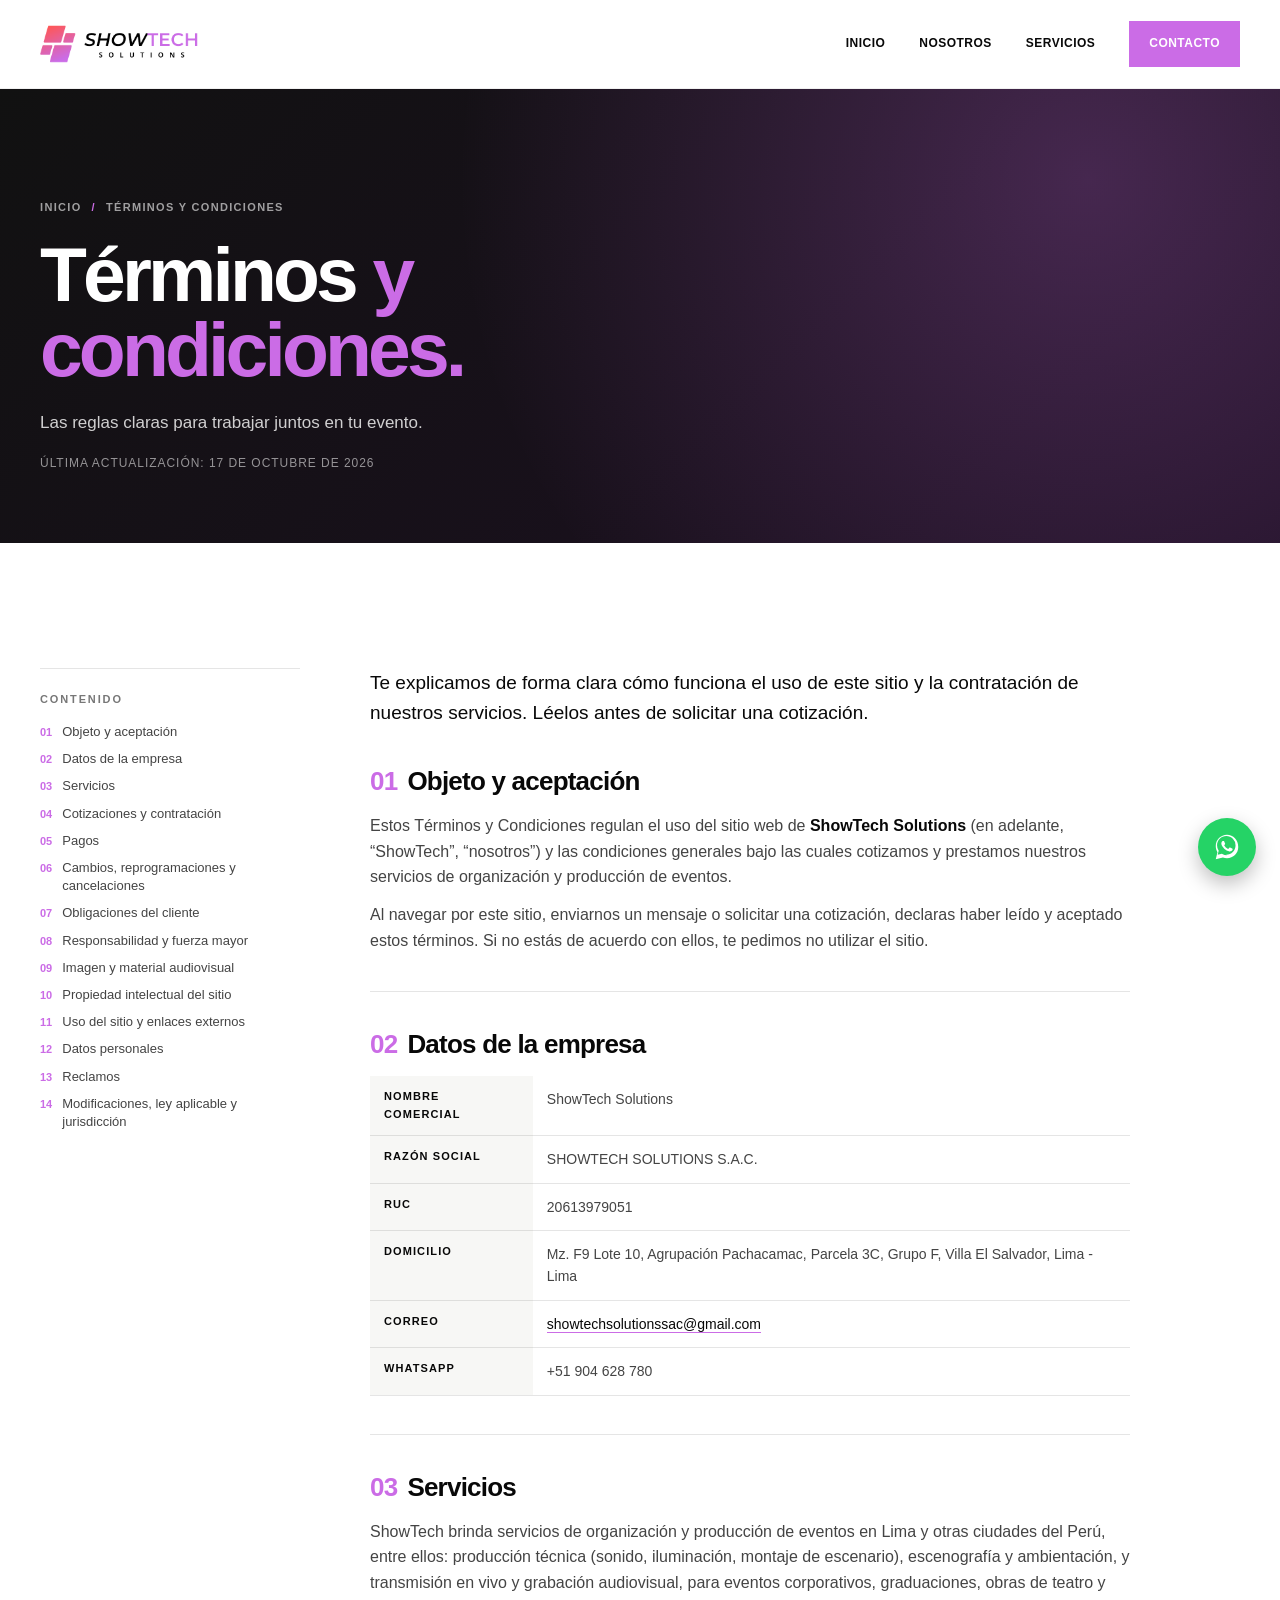
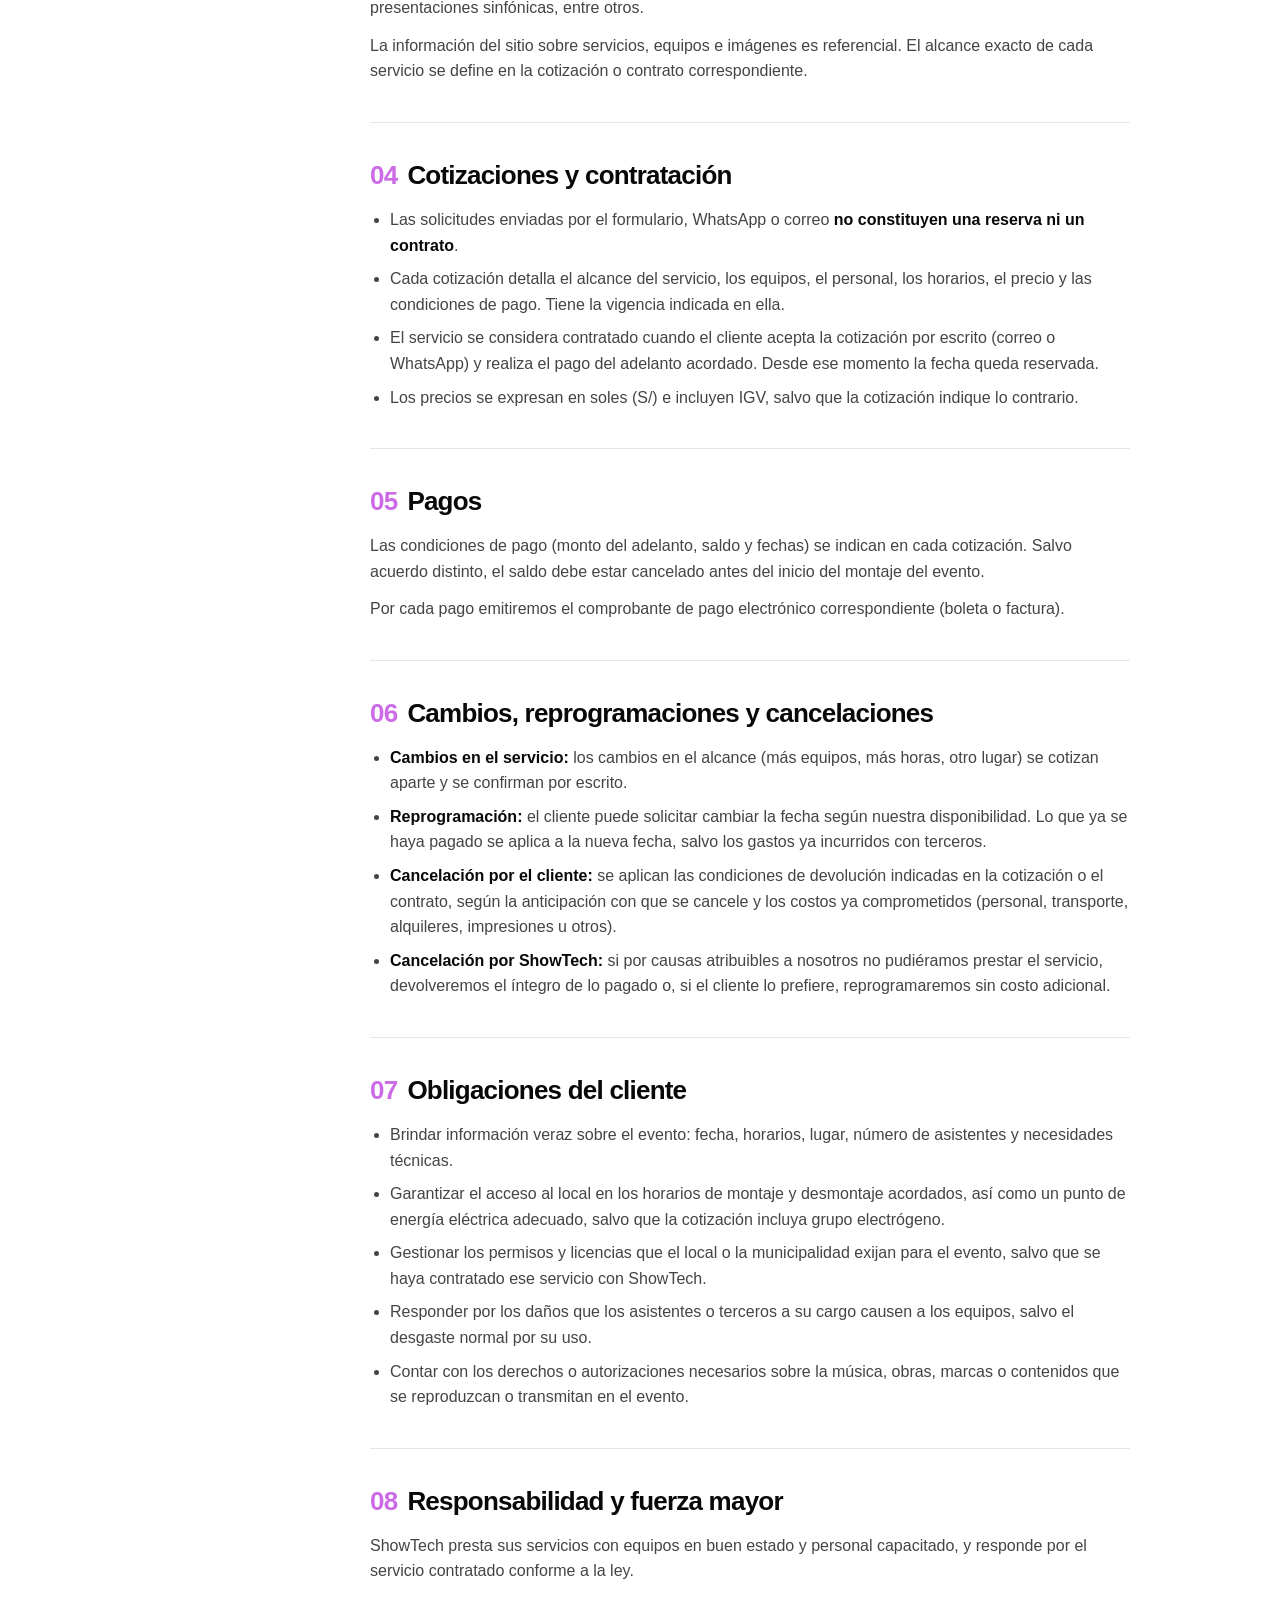
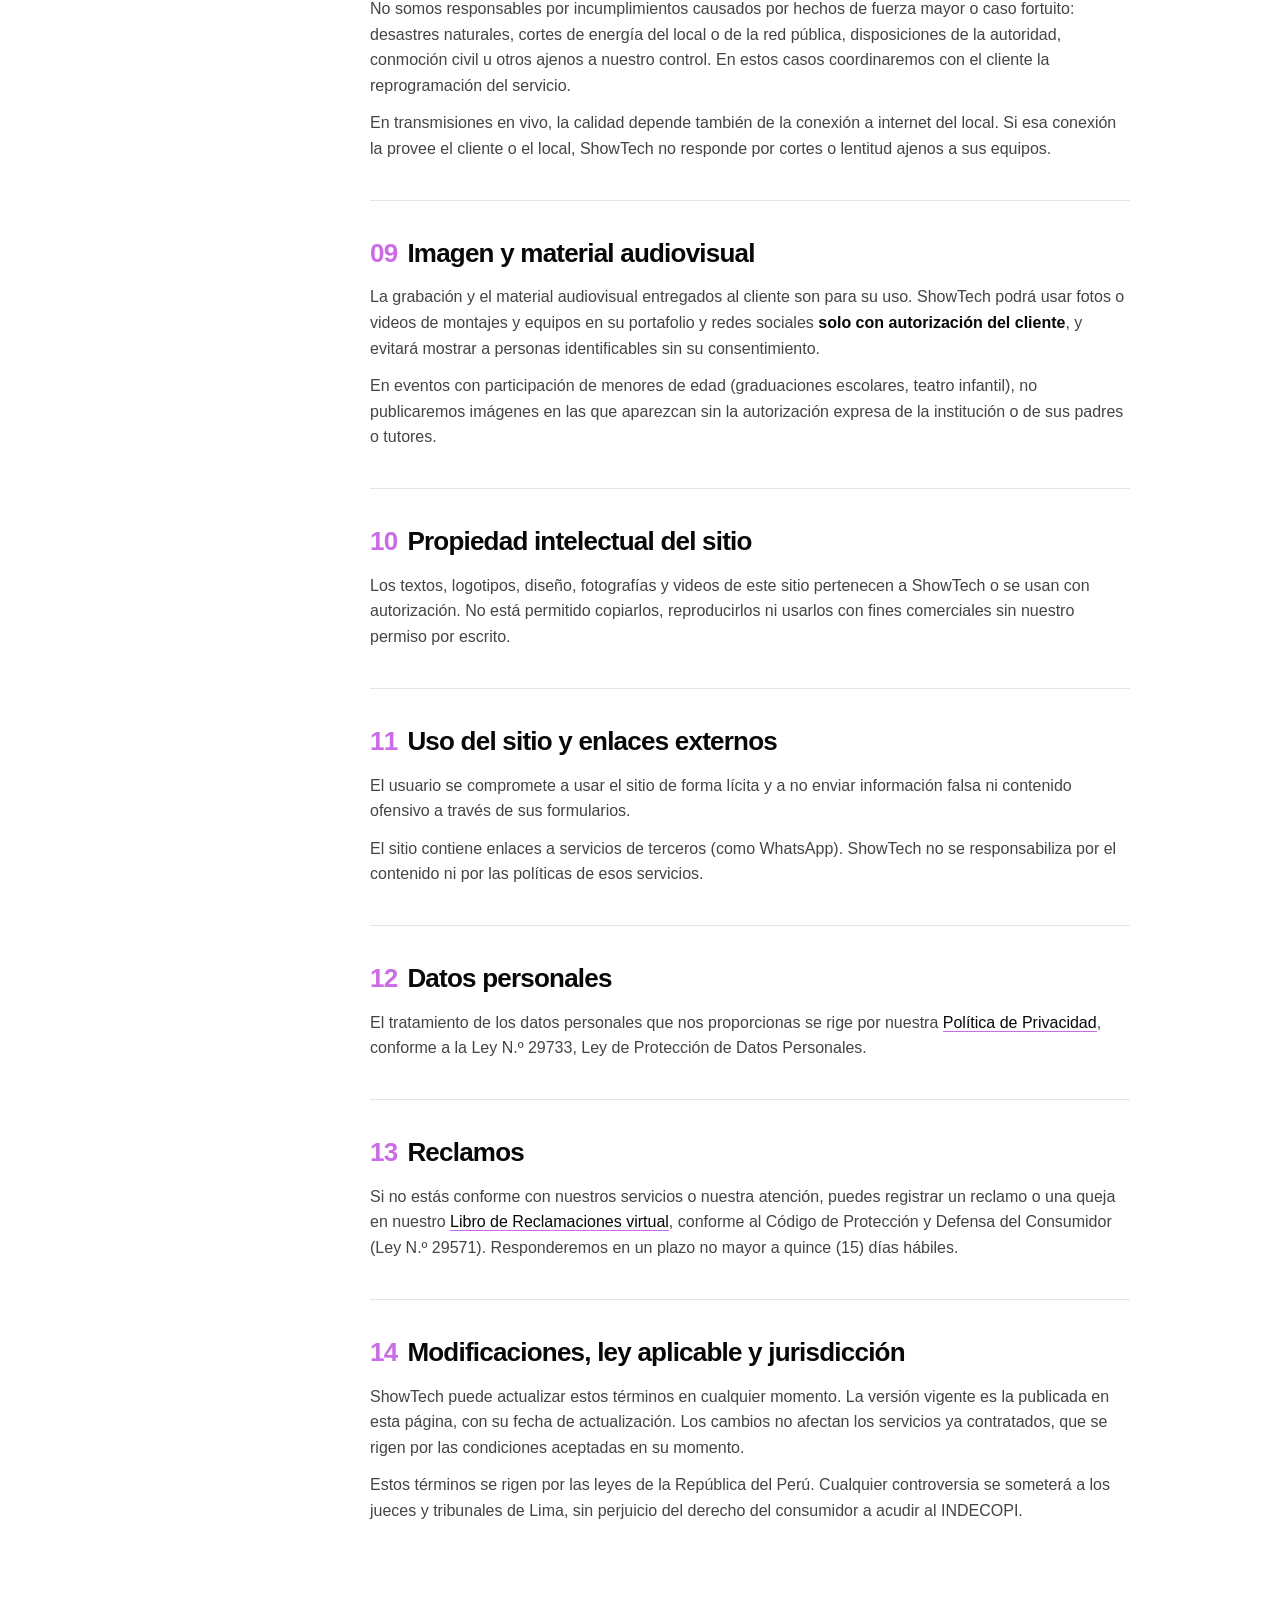
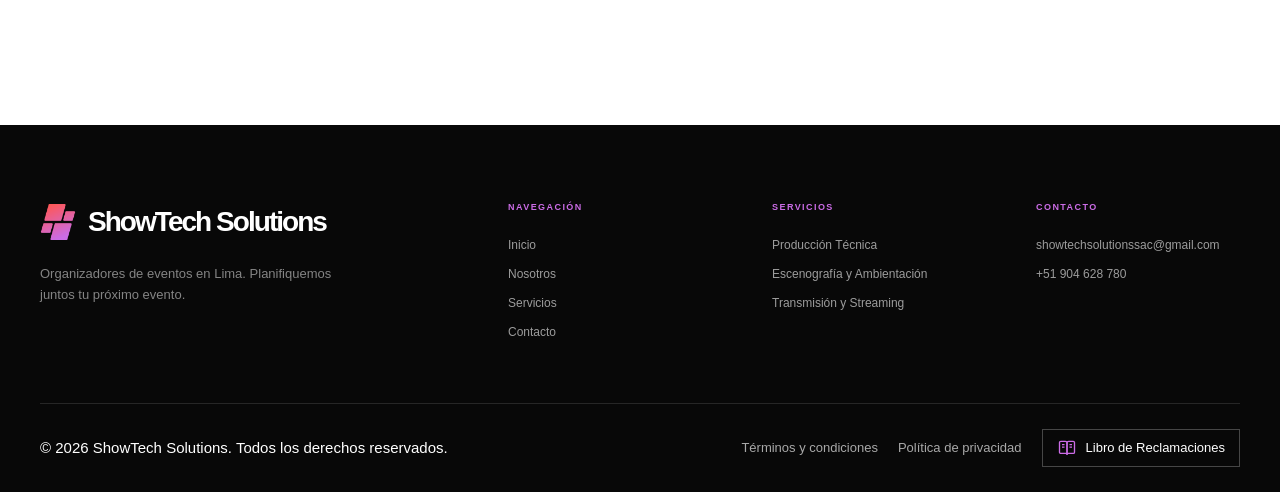
<file: terminos-condiciones.html>
<!DOCTYPE html>
<html lang="es">
<head>
<meta charset="UTF-8">
<meta name="viewport" content="width=device-width, initial-scale=1.0">
<meta name="description" content="Términos y condiciones de uso del sitio y de contratación de los servicios de ShowTech Solutions.">
<title>Términos y Condiciones | ShowTech Solutions</title>
<link rel="icon" type="image/png" href="Media/cropped-Logo-ShowTech-1-1.png">
<link rel="stylesheet" href="assets/styles.css">
</head>
<body>


<!-- HEADER -->
<header class="header">
    <div class="header-container">
        <a href="/" class="logo">
            <img src="Media/Logo-ShowTech-1.png" alt="ShowTech Solutions" class="logo-img">
        </a>
        <input type="checkbox" id="menu-toggle" class="menu-toggle">
        <label for="menu-toggle" class="menu-button"><span></span><span></span><span></span></label>

        <nav class="navigation">
            <a href="/">Inicio</a>
            <a href="/nosotros">Nosotros</a>
            <a href="/servicios">Servicios</a>
            <a href="/contacto" class="nav-contact">Contacto</a>
        </nav>

    </div>
</header>

<main>

<section class="page-hero page-hero-compact">
    <div class="page-hero-content">
        <div class="breadcrumb"><a href="/" style="color:inherit">Inicio</a> <span>/</span> Términos y condiciones</div>
        <h1>Términos <span style="color:var(--orange)">y condiciones.</span></h1>
        <p class="page-hero-lead">Las reglas claras para trabajar juntos en tu evento.</p>
        <p class="legal-updated">Última actualización: 17 de octubre de 2026</p>
    </div>
</section>

<section class="section">
    <div class="container legal-layout">
        <nav class="legal-toc" aria-label="Contenido">
            <h2>CONTENIDO</h2>
            <ol>
                <li><a href="#objeto">Objeto y aceptación</a></li>
                <li><a href="#empresa">Datos de la empresa</a></li>
                <li><a href="#servicios">Servicios</a></li>
                <li><a href="#cotizaciones">Cotizaciones y contratación</a></li>
                <li><a href="#pagos">Pagos</a></li>
                <li><a href="#cambios">Cambios, reprogramaciones y cancelaciones</a></li>
                <li><a href="#cliente">Obligaciones del cliente</a></li>
                <li><a href="#responsabilidad">Responsabilidad y fuerza mayor</a></li>
                <li><a href="#imagen">Imagen y material audiovisual</a></li>
                <li><a href="#propiedad">Propiedad intelectual del sitio</a></li>
                <li><a href="#enlaces">Uso del sitio y enlaces externos</a></li>
                <li><a href="#datos">Datos personales</a></li>
                <li><a href="#reclamos">Reclamos</a></li>
                <li><a href="#ley">Modificaciones, ley aplicable y jurisdicción</a></li>
            </ol>
        </nav>
        <article class="legal-body">
            <p class="legal-intro">Te explicamos de forma clara cómo funciona el uso de este sitio y la contratación de nuestros servicios. Léelos antes de solicitar una cotización.</p>
            <div style="height:40px"></div>
            <section id="objeto">
                <h2><span>01</span>Objeto y aceptación</h2>
                <p>Estos Términos y Condiciones regulan el uso del sitio web de <strong>ShowTech Solutions</strong> (en adelante, “ShowTech”, “nosotros”) y las condiciones generales bajo las cuales cotizamos y prestamos nuestros servicios de organización y producción de eventos.</p>
                <p>Al navegar por este sitio, enviarnos un mensaje o solicitar una cotización, declaras haber leído y aceptado estos términos. Si no estás de acuerdo con ellos, te pedimos no utilizar el sitio.</p>
            </section>
            <section id="empresa">
                <h2><span>02</span>Datos de la empresa</h2>
                <table class="legal-table">
                    <tr><th>Nombre comercial</th><td>ShowTech Solutions</td></tr>
                    <tr><th>Razón social</th><td>SHOWTECH SOLUTIONS S.A.C.</td></tr>
                    <tr><th>RUC</th><td>20613979051</td></tr>
                    <tr><th>Domicilio</th><td>Mz. F9 Lote 10, Agrupación Pachacamac, Parcela 3C, Grupo F, Villa El Salvador, Lima - Lima</td></tr>
                    <tr><th>Correo</th><td><a href="mailto:showtechsolutionssac@gmail.com">showtechsolutionssac@gmail.com</a></td></tr>
                    <tr><th>WhatsApp</th><td>+51 904 628 780</td></tr>
                </table>
            </section>
            <section id="servicios">
                <h2><span>03</span>Servicios</h2>
                <p>ShowTech brinda servicios de organización y producción de eventos en Lima y otras ciudades del Perú, entre ellos: producción técnica (sonido, iluminación, montaje de escenario), escenografía y ambientación, y transmisión en vivo y grabación audiovisual, para eventos corporativos, graduaciones, obras de teatro y presentaciones sinfónicas, entre otros.</p>
                <p>La información del sitio sobre servicios, equipos e imágenes es referencial. El alcance exacto de cada servicio se define en la cotización o contrato correspondiente.</p>
            </section>
            <section id="cotizaciones">
                <h2><span>04</span>Cotizaciones y contratación</h2>
                <ul>
                    <li>Las solicitudes enviadas por el formulario, WhatsApp o correo <strong>no constituyen una reserva ni un contrato</strong>.</li>
                    <li>Cada cotización detalla el alcance del servicio, los equipos, el personal, los horarios, el precio y las condiciones de pago. Tiene la vigencia indicada en ella.</li>
                    <li>El servicio se considera contratado cuando el cliente acepta la cotización por escrito (correo o WhatsApp) y realiza el pago del adelanto acordado. Desde ese momento la fecha queda reservada.</li>
                    <li>Los precios se expresan en soles (S/) e incluyen IGV, salvo que la cotización indique lo contrario.</li>
                </ul>
            </section>
            <section id="pagos">
                <h2><span>05</span>Pagos</h2>
                <p>Las condiciones de pago (monto del adelanto, saldo y fechas) se indican en cada cotización. Salvo acuerdo distinto, el saldo debe estar cancelado antes del inicio del montaje del evento.</p>
                <p>Por cada pago emitiremos el comprobante de pago electrónico correspondiente (boleta o factura).</p>
            </section>
            <section id="cambios">
                <h2><span>06</span>Cambios, reprogramaciones y cancelaciones</h2>
                <ul>
                    <li><strong>Cambios en el servicio:</strong> los cambios en el alcance (más equipos, más horas, otro lugar) se cotizan aparte y se confirman por escrito.</li>
                    <li><strong>Reprogramación:</strong> el cliente puede solicitar cambiar la fecha según nuestra disponibilidad. Lo que ya se haya pagado se aplica a la nueva fecha, salvo los gastos ya incurridos con terceros.</li>
                    <li><strong>Cancelación por el cliente:</strong> se aplican las condiciones de devolución indicadas en la cotización o el contrato, según la anticipación con que se cancele y los costos ya comprometidos (personal, transporte, alquileres, impresiones u otros).</li>
                    <li><strong>Cancelación por ShowTech:</strong> si por causas atribuibles a nosotros no pudiéramos prestar el servicio, devolveremos el íntegro de lo pagado o, si el cliente lo prefiere, reprogramaremos sin costo adicional.</li>
                </ul>
            </section>
            <section id="cliente">
                <h2><span>07</span>Obligaciones del cliente</h2>
                <ul>
                    <li>Brindar información veraz sobre el evento: fecha, horarios, lugar, número de asistentes y necesidades técnicas.</li>
                    <li>Garantizar el acceso al local en los horarios de montaje y desmontaje acordados, así como un punto de energía eléctrica adecuado, salvo que la cotización incluya grupo electrógeno.</li>
                    <li>Gestionar los permisos y licencias que el local o la municipalidad exijan para el evento, salvo que se haya contratado ese servicio con ShowTech.</li>
                    <li>Responder por los daños que los asistentes o terceros a su cargo causen a los equipos, salvo el desgaste normal por su uso.</li>
                    <li>Contar con los derechos o autorizaciones necesarios sobre la música, obras, marcas o contenidos que se reproduzcan o transmitan en el evento.</li>
                </ul>
            </section>
            <section id="responsabilidad">
                <h2><span>08</span>Responsabilidad y fuerza mayor</h2>
                <p>ShowTech presta sus servicios con equipos en buen estado y personal capacitado, y responde por el servicio contratado conforme a la ley.</p>
                <p>No somos responsables por incumplimientos causados por hechos de fuerza mayor o caso fortuito: desastres naturales, cortes de energía del local o de la red pública, disposiciones de la autoridad, conmoción civil u otros ajenos a nuestro control. En estos casos coordinaremos con el cliente la reprogramación del servicio.</p>
                <p>En transmisiones en vivo, la calidad depende también de la conexión a internet del local. Si esa conexión la provee el cliente o el local, ShowTech no responde por cortes o lentitud ajenos a sus equipos.</p>
            </section>
            <section id="imagen">
                <h2><span>09</span>Imagen y material audiovisual</h2>
                <p>La grabación y el material audiovisual entregados al cliente son para su uso. ShowTech podrá usar fotos o videos de montajes y equipos en su portafolio y redes sociales <strong>solo con autorización del cliente</strong>, y evitará mostrar a personas identificables sin su consentimiento.</p>
                <p>En eventos con participación de menores de edad (graduaciones escolares, teatro infantil), no publicaremos imágenes en las que aparezcan sin la autorización expresa de la institución o de sus padres o tutores.</p>
            </section>
            <section id="propiedad">
                <h2><span>10</span>Propiedad intelectual del sitio</h2>
                <p>Los textos, logotipos, diseño, fotografías y videos de este sitio pertenecen a ShowTech o se usan con autorización. No está permitido copiarlos, reproducirlos ni usarlos con fines comerciales sin nuestro permiso por escrito.</p>
            </section>
            <section id="enlaces">
                <h2><span>11</span>Uso del sitio y enlaces externos</h2>
                <p>El usuario se compromete a usar el sitio de forma lícita y a no enviar información falsa ni contenido ofensivo a través de sus formularios.</p>
                <p>El sitio contiene enlaces a servicios de terceros (como WhatsApp). ShowTech no se responsabiliza por el contenido ni por las políticas de esos servicios.</p>
            </section>
            <section id="datos">
                <h2><span>12</span>Datos personales</h2>
                <p>El tratamiento de los datos personales que nos proporcionas se rige por nuestra <a href="/politica-privacidad">Política de Privacidad</a>, conforme a la Ley N.º 29733, Ley de Protección de Datos Personales.</p>
            </section>
            <section id="reclamos">
                <h2><span>13</span>Reclamos</h2>
                <p>Si no estás conforme con nuestros servicios o nuestra atención, puedes registrar un reclamo o una queja en nuestro <a href="/libro-reclamaciones">Libro de Reclamaciones virtual</a>, conforme al Código de Protección y Defensa del Consumidor (Ley N.º 29571). Responderemos en un plazo no mayor a quince (15) días hábiles.</p>
            </section>
            <section id="ley">
                <h2><span>14</span>Modificaciones, ley aplicable y jurisdicción</h2>
                <p>ShowTech puede actualizar estos términos en cualquier momento. La versión vigente es la publicada en esta página, con su fecha de actualización. Los cambios no afectan los servicios ya contratados, que se rigen por las condiciones aceptadas en su momento.</p>
                <p>Estos términos se rigen por las leyes de la República del Perú. Cualquier controversia se someterá a los jueces y tribunales de Lima, sin perjuicio del derecho del consumidor a acudir al INDECOPI.</p>
            </section>
        </article>
    </div>
</section>

</main>

<!-- FOOTER -->
<footer class="footer">
    <div class="container">
        <div class="footer-main">
            <div class="footer-brand">
                <a href="/" class="logo footer-logo">
                    <img src="Media/cropped-Logo-ShowTech-1-1.png" alt="" class="footer-logo-icon" width="36" height="36">
                    <span class="logo-main">ShowTech Solutions</span>
                </a>
                <p>Organizadores de eventos en Lima. Planifiquemos juntos tu próximo evento.</p>
            </div>
            <div class="footer-column">
                <h4>NAVEGACIÓN</h4>
                <a href="/">Inicio</a>
                <a href="/nosotros">Nosotros</a>
                <a href="/servicios">Servicios</a>
                <a href="/contacto">Contacto</a>
            </div>
            <div class="footer-column">
                <h4>SERVICIOS</h4>
                <a href="/servicios#produccion-tecnica">Producción Técnica</a>
                <a href="/servicios#escenografia">Escenografía y Ambientación</a>
                <a href="/servicios#streaming">Transmisión y Streaming</a>
            </div>
            <div class="footer-column">
                <h4>CONTACTO</h4>
                <a href="mailto:showtechsolutionssac@gmail.com">showtechsolutionssac@gmail.com</a>
                <a href="https://api.whatsapp.com/send/?phone=51904628780&text&type=phone_number&app_absent=0" target="_blank" rel="noopener">+51 904 628 780</a>
            </div>
        </div>
        <div class="footer-bottom">
            <span>© 2026 ShowTech Solutions. Todos los derechos reservados.</span>
            <div class="footer-legal">
                <a href="/terminos-condiciones">Términos y condiciones</a>
                <a href="/politica-privacidad">Política de privacidad</a>
                <a href="/libro-reclamaciones" class="footer-libro"><svg viewBox="0 0 24 24" aria-hidden="true"><path d="M3 5.5C3 4.7 3.7 4 4.5 4H10c1.1 0 2 .9 2 2v14c0-.8-.7-1.5-1.5-1.5h-6c-.8 0-1.5-.7-1.5-1.5V5.5Z"/><path d="M21 5.5c0-.8-.7-1.5-1.5-1.5H14c-1.1 0-2 .9-2 2v14c0-.8.7-1.5 1.5-1.5h6c.8 0 1.5-.7 1.5-1.5V5.5Z"/><path d="M6 8h3M6 11h3M15 8h3M15 11h3"/></svg>Libro de Reclamaciones</a>
            </div>
        </div>
    </div>
</footer>

<!-- BOTÓN FLOTANTE DE WHATSAPP -->
<a
    href="https://api.whatsapp.com/send/?phone=51904628780&text&type=phone_number&app_absent=0"
    class="whatsapp-float"
    target="_blank"
    rel="noopener"
    aria-label="Escríbenos por WhatsApp"
>
    <svg viewBox="0 0 32 32" aria-hidden="true">
        <path d="M16.004 3C9.376 3 4 8.376 4 15.004c0 2.377.664 4.6 1.815 6.494L4 29l7.69-1.78a11.94 11.94 0 0 0 4.314.8h.004c6.627 0 12.003-5.376 12.003-12.004C28.011 8.376 22.635 3 16.004 3Zm0 21.86h-.003a9.86 9.86 0 0 1-5.02-1.375l-.36-.214-4.564 1.056 1.078-4.448-.235-.372a9.83 9.83 0 0 1-1.51-5.243c0-5.44 4.427-9.867 9.87-9.867 2.637 0 5.116 1.028 6.98 2.894a9.803 9.803 0 0 1 2.888 6.977c0 5.44-4.428 9.868-9.868 9.868l-.256.224Zm5.41-7.386c-.297-.148-1.755-.866-2.027-.965-.272-.099-.47-.148-.668.148-.198.297-.767.965-.94 1.163-.173.198-.347.223-.644.075-.297-.148-1.253-.462-2.386-1.472-.882-.786-1.478-1.757-1.651-2.054-.173-.297-.019-.457.13-.605.134-.133.297-.347.446-.52.148-.173.198-.297.297-.495.099-.198.05-.372-.025-.52-.075-.148-.668-1.612-.916-2.208-.242-.581-.487-.502-.668-.512l-.569-.01c-.198 0-.52.075-.792.372-.272.297-1.04 1.017-1.04 2.48 0 1.463 1.065 2.877 1.213 3.075.148.198 2.098 3.203 5.085 4.492.71.306 1.264.489 1.696.626.712.226 1.36.194 1.872.118.571-.085 1.755-.717 2.002-1.41.248-.693.248-1.286.173-1.41-.074-.123-.272-.198-.569-.347Z"/>
    </svg>
</a>


</body>
</html>
</file>
<file: assets/styles.css>
/* =========================================================
   VARIABLES
========================================================= */
:root {
    --orange: #cb6ce6;
    --orange-dark: #ff5757;
    --black: #080808;
    --black-2: #111111;
    --black-3: #1a1a1a;
    --white: #ffffff;
    --off-white: #f7f7f5;
    --gray: #777777;
    --gray-light: #dddddd;
    --border: rgba(0,0,0,.10);
    --container: 1240px;
}

/* =========================================================
   RESET
========================================================= */
* { margin: 0; padding: 0; box-sizing: border-box; }
html { scroll-behavior: smooth; }
body {
    font-family: Arial, "Helvetica Neue", sans-serif;
    color: var(--black);
    background: var(--white);
    line-height: 1.6;
    overflow-x: hidden;
}
img { display: block; width: 100%; }
a { color: inherit; text-decoration: none; }
button, input, textarea, select { font: inherit; }

/* =========================================================
   CONTAINER
========================================================= */
.container {
    width: min(calc(100% - 80px), var(--container));
    margin: 0 auto;
}

/* =========================================================
   TOPBAR
========================================================= */
.topbar {
    height: 38px;
    background: var(--black);
    color: white;
    font-size: 11px;
    letter-spacing: .08em;
    text-transform: uppercase;
}
.topbar-container {
    width: min(calc(100% - 80px), var(--container));
    height: 100%;
    margin: auto;
    display: flex;
    align-items: center;
    justify-content: space-between;
}
.topbar-right { display: flex; gap: 22px; }
.topbar a { transition: .25s ease; }
.topbar a:hover { color: var(--orange); }

/* =========================================================
   HEADER
========================================================= */
.header {
    position: sticky;
    top: 0;
    z-index: 1000;
    background: rgba(255,255,255,.96);
    backdrop-filter: blur(10px);
    border-bottom: 1px solid rgba(0,0,0,.06);
}
.header-container {
    width: min(calc(100% - 80px), var(--container));
    height: 88px;
    margin: auto;
    display: flex;
    align-items: center;
    justify-content: space-between;
}

/* =========================================================
   LOGO
========================================================= */
.logo { display: flex; align-items: center; gap: 8px; }
.logo-img { height: 38px; width: auto; display: block; }
.logo-main { font-size: 28px; font-weight: 900; letter-spacing: -.07em; }
.logo-sub {
    color: var(--orange);
    font-size: 10px;
    font-weight: 800;
    letter-spacing: .22em;
    border-left: 1px solid #ccc;
    padding-left: 8px;
}

/* =========================================================
   NAVEGACIÓN
========================================================= */
.navigation { display: flex; align-items: center; gap: 34px; }
.navigation > a {
    position: relative;
    font-size: 12px;
    font-weight: 700;
    text-transform: uppercase;
    letter-spacing: .04em;
}
.navigation > a::after {
    content: "";
    position: absolute;
    left: 0;
    bottom: -8px;
    width: 0;
    height: 2px;
    background: var(--orange);
    transition: width .3s ease;
}
.navigation > a:hover::after { width: 100%; }
.navigation > a.active::after { width: 100%; }
.navigation .nav-contact { padding: 13px 20px; background: var(--orange); color: white; }
.navigation .nav-contact::after { display: none; }
.navigation .nav-contact:hover { background: var(--orange-dark); }

/* Dropdown de servicios */
.nav-dropdown { position: relative; }
.nav-dropdown-panel {
    position: absolute;
    top: calc(100% + 18px);
    left: 50%;
    transform: translateX(-50%);
    min-width: 240px;
    padding: 10px;
    background: white;
    border: 1px solid var(--border);
    box-shadow: 0 20px 40px rgba(0,0,0,.12);
    opacity: 0;
    visibility: hidden;
    transform: translateX(-50%) translateY(8px);
    transition: .25s ease;
}
.nav-dropdown:hover .nav-dropdown-panel {
    opacity: 1;
    visibility: visible;
    transform: translateX(-50%) translateY(0);
}
.nav-dropdown-panel a {
    display: block;
    padding: 12px 14px;
    font-size: 11px;
    font-weight: 700;
    text-transform: uppercase;
    letter-spacing: .04em;
    color: var(--black);
}
.nav-dropdown-panel a::after { display: none; }
.nav-dropdown-panel a:hover { background: var(--off-white); color: var(--orange-dark); }

/* =========================================================
   MENÚ MOBILE
========================================================= */
.menu-toggle { display: none; }
.menu-button {
    display: none;
    width: 38px;
    height: 38px;
    cursor: pointer;
    flex-direction: column;
    justify-content: center;
    gap: 5px;
}
.menu-button span { display: block; width: 25px; height: 2px; background: var(--black); }

/* =========================================================
   HERO
========================================================= */
.hero {
    min-height: calc(100vh - 88px);
    position: relative;
    display: flex;
    align-items: center;
    color: white;
    background-color: #202020;
    background-image:
        linear-gradient(90deg, rgba(0,0,0,.86), rgba(0,0,0,.45), rgba(0,0,0,.20)),
        url("../Media/Salon.png");
    background-size: cover;
    background-position: center;
}
.hero-content {
    position: relative;
    z-index: 2;
    width: min(calc(100% - 80px), var(--container));
    margin: auto;
    padding: 100px 0;
}
.hero-label { color: var(--orange); font-size: 12px; font-weight: 800; letter-spacing: .2em; margin-bottom: 25px; }
.hero h1 {
    max-width: 800px;
    font-size: clamp(52px, 7vw, 96px);
    line-height: .94;
    letter-spacing: -.055em;
    font-weight: 900;
}
.hero h1 span { display: block; color: var(--orange); }
.hero p { max-width: 590px; margin-top: 30px; font-size: 18px; color: rgba(255,255,255,.78); }
.hero-buttons { display: flex; flex-wrap: wrap; gap: 14px; margin-top: 38px; }
.button {
    display: inline-flex;
    align-items: center;
    justify-content: center;
    min-height: 50px;
    padding: 0 26px;
    font-size: 11px;
    font-weight: 800;
    letter-spacing: .08em;
    text-transform: uppercase;
    transition: .3s ease;
}
.button-orange { background: var(--orange); color: white; }
.button-orange:hover { background: white; color: var(--black); }
.button-outline { border: 1px solid rgba(255,255,255,.6); color: white; }
.button-outline:hover { background: white; color: var(--black); }
.hero-bottom {
    position: absolute;
    z-index: 3;
    bottom: 30px;
    left: 50%;
    transform: translateX(-50%);
    width: min(calc(100% - 80px), var(--container));
    display: flex;
    align-items: center;
    gap: 15px;
    font-size: 9px;
    font-weight: 700;
    letter-spacing: .15em;
}
.hero-line { width: 70px; height: 1px; background: var(--orange); }

/* =========================================================
   HERO DE PÁGINA INTERNA (servicios / contacto)
========================================================= */
.page-hero {
    position: relative;
    min-height: 60vh;
    display: flex;
    align-items: flex-end;
    color: white;
    background-color: #202020;
    background-size: cover;
    background-position: center;
    padding-bottom: 70px;
}
.page-hero::before {
    content: "";
    position: absolute;
    inset: 0;
    background: linear-gradient(180deg, rgba(0,0,0,.55), rgba(0,0,0,.85));
}
.page-hero-content { position: relative; z-index: 2; width: min(calc(100% - 80px), var(--container)); margin: auto; }
.breadcrumb { display: flex; align-items: center; gap: 10px; color: rgba(255,255,255,.6); font-size: 11px; font-weight: 800; text-transform: uppercase; letter-spacing: .12em; margin-bottom: 20px; }
.breadcrumb span { color: var(--orange); }
.page-hero h1 { font-size: clamp(44px, 6vw, 78px); line-height: .98; letter-spacing: -.05em; max-width: 780px; }
.page-hero-lead { max-width: 620px; margin-top: 22px; font-size: 17px; color: rgba(255,255,255,.8); }

/* =========================================================
   SECCIONES
========================================================= */
.section { padding: 125px 0; }
.section-label { display: flex; align-items: center; gap: 12px; color: var(--gray); font-size: 15px; font-weight: 800; letter-spacing: .17em; }
.section-label span { color: var(--orange); }
.section-heading { max-width: 850px; margin-bottom: 60px; }
.section-heading h2, .why-header h2, .clients-header h2 {
    margin-top: 20px;
    font-size: clamp(38px, 5vw, 65px);
    line-height: 1;
    letter-spacing: -.05em;
}
.section-heading h2 strong, .why-header h2 strong, .clients-header h2 strong { display: block; color: var(--orange); }
.section-heading p { max-width: 600px; margin-top: 25px; color: var(--gray); }

/* =========================================================
   INTRO
========================================================= */
.intro { background: var(--white); }
.intro-grid { display: grid; grid-template-columns: 25% 75%; }
.intro-grid-video { grid-template-columns: minmax(0,22fr) minmax(0,48fr) minmax(0,30fr); gap: 30px; align-items: center; }
.intro-video { justify-self: end; width: 100%; max-width: 300px; }
.intro-video video {
    width: 100%;
    aspect-ratio: 9 / 16;
    object-fit: cover;
    border-radius: 4px;
    box-shadow: 0 20px 50px rgba(0,0,0,.18);
}
.intro-grid-photo { grid-template-columns: minmax(0,22fr) minmax(0,42fr) minmax(0,36fr); gap: 40px; align-items: center; }
.intro-photo img {
    width: 100%;
    aspect-ratio: 4 / 3;
    object-fit: cover;
    border-radius: 4px;
    box-shadow: 0 20px 50px rgba(0,0,0,.18);
}
@media (max-width: 1000px) {
    .intro-grid-video { grid-template-columns: 1fr; }
    .intro-video { justify-self: start; max-width: 260px; margin-top: 30px; }
    .intro-grid-photo { grid-template-columns: 1fr; }
    .intro-photo { margin-top: 30px; max-width: 420px; }
}
.intro-content { max-width: 850px; }
.intro-content h2 { font-size: clamp(38px, 5vw, 70px); line-height: 1; letter-spacing: -.055em; }
.intro-content h2 strong { color: var(--orange); }
.intro-large { max-width: 800px; margin-top: 35px; font-size: 22px; line-height: 1.55; }
.intro-content > p:not(.intro-large) { max-width: 680px; margin-top: 20px; color: var(--gray); }
.text-link {
    display: inline-flex;
    align-items: center;
    gap: 15px;
    margin-top: 35px;
    padding-bottom: 8px;
    border-bottom: 2px solid var(--orange);
    font-size: 11px;
    font-weight: 800;
    text-transform: uppercase;
    letter-spacing: .08em;
}
.text-link span { color: var(--orange); font-size: 20px; }

/* =========================================================
   NÚMEROS
========================================================= */
.numbers { padding: 60px 0; background: var(--black); color: white; }
.numbers-grid { display: grid; grid-template-columns: repeat(4,1fr); }
.number-item { padding: 15px 30px; border-right: 1px solid rgba(255,255,255,.15); }
.number-item:first-child { padding-left: 0; }
.number-item:last-child { border-right: 0; }
.number-item strong { display: block; color: var(--orange); font-size: 42px; line-height: 1; letter-spacing: -.04em; }
.number-item span { display: block; margin-top: 10px; color: rgba(255,255,255,.55); font-size: 11px; text-transform: uppercase; letter-spacing: .08em; }

/* =========================================================
   SERVICIOS (grid en Home)
========================================================= */
.services { background: var(--off-white); }
.services-grid { display: grid; grid-template-columns: repeat(3,1fr); gap: 18px; }
.service-card {
    position: relative;
    min-height: 430px;
    overflow: hidden;
    display: flex;
    align-items: flex-end;
    padding: 35px;
    color: white;
    background-size: cover;
    background-position: center;
    background-color: #333;
}
.service-card-1 { background-image: url("../Media/DJs.png"); }
.service-card-2 { background-image: url("../Media/escenografia.png"); }
.service-card-3 { background-image: url("../Media/streaming.png"); }
.service-overlay {
    position: absolute;
    inset: 0;
    background: linear-gradient(to top, rgba(0,0,0,.9), rgba(0,0,0,.15));
    transition: .5s ease;
}
.service-card:hover .service-overlay { background: linear-gradient(to top, rgba(203,108,230,.92), rgba(0,0,0,.20)); }
.service-number { position: absolute; top: 25px; right: 28px; font-size: 12px; font-weight: 800; color: rgba(255,255,255,.7); }
.service-content { position: relative; z-index: 2; }
.service-content h3 { font-size: 30px; line-height: 1.05; letter-spacing: -.04em; }
.service-content p {
    max-height: 0;
    overflow: hidden;
    opacity: 0;
    max-width: 400px;
    margin-top: 0;
    font-size: 14px;
    color: rgba(255,255,255,.85);
    transition: .45s ease;
}
.service-card:hover .service-content p { max-height: 130px; margin-top: 15px; opacity: 1; }
.service-content a { display: inline-block; margin-top: 22px; font-size: 10px; font-weight: 800; letter-spacing: .12em; }

/* =========================================================
   PÁGINA DE SERVICIO: descripción, tags, galería, cruzados
========================================================= */
.service-detail { background: var(--white); }
.service-detail-grid { display: grid; grid-template-columns: minmax(0,30fr) minmax(0,70fr); gap: 60px; }
.service-detail-body { max-width: 720px; }
.service-detail-body p { color: var(--gray); font-size: 17px; margin-bottom: 20px; }
.service-detail-body p:first-child { font-size: 20px; color: var(--black); }

.tags { display: flex; flex-wrap: wrap; gap: 12px; margin-top: 10px; }
.tag {
    padding: 10px 18px;
    border: 1px solid var(--border);
    font-size: 11px;
    font-weight: 800;
    text-transform: uppercase;
    letter-spacing: .06em;
    color: var(--black);
    transition: .25s ease;
}
.tag:hover { background: var(--orange); color: white; border-color: var(--orange); }

.gallery { background: var(--off-white); }
.gallery-grid { display: grid; grid-template-columns: repeat(4,1fr); gap: 14px; }
.gallery-item { min-height: 220px; overflow: hidden; background: #333; }
.gallery-item img { height: 100%; object-fit: cover; transition: transform .6s ease; }
.gallery-item:hover img { transform: scale(1.08); }

.cross-services { background: var(--white); }
.cross-grid { display: grid; grid-template-columns: repeat(5,1fr); gap: 16px; }
.cross-card {
    position: relative;
    min-height: 220px;
    overflow: hidden;
    display: flex;
    align-items: flex-end;
    padding: 22px;
    color: white;
    background-size: cover;
    background-position: center;
    background-color: #333;
}
.cross-card::before { content: ""; position: absolute; inset: 0; background: linear-gradient(to top, rgba(0,0,0,.85), rgba(0,0,0,.1)); transition: .4s ease; }
.cross-card:hover::before { background: linear-gradient(to top, rgba(203,108,230,.92), rgba(0,0,0,.15)); }
.cross-card span { position: relative; z-index: 2; font-size: 15px; font-weight: 800; letter-spacing: -.02em; }

.cta-strip { background: var(--orange); padding: 70px 0; text-align: center; color: white; }
.cta-strip h2 { font-size: clamp(30px, 4vw, 46px); letter-spacing: -.03em; margin-bottom: 25px; }
.cta-strip .button-orange { background: var(--black); }
.cta-strip .button-orange:hover { background: white; color: var(--black); }

/* =========================================================
   POR QUÉ NOSOTROS
========================================================= */
.why { background: white; }
.why-header { max-width: 650px; margin-bottom: 65px; }
.why-grid { display: grid; grid-template-columns: repeat(4,1fr); border-top: 1px solid var(--border); }
.why-card { padding: 40px 30px; border-right: 1px solid var(--border); transition: .3s ease; }
.why-card:first-child { padding-left: 0; }
.why-card:last-child { border-right: 0; }
.why-card:hover { background: var(--off-white); }
.why-icon { color: var(--orange); font-size: 12px; font-weight: 900; }
.why-card h3 { margin-top: 55px; font-size: 25px; letter-spacing: -.03em; }
.why-card p { margin-top: 15px; color: var(--gray); font-size: 14px; }

/* =========================================================
   FRASE
========================================================= */
.statement {
    min-height: 650px;
    display: flex;
    align-items: center;
    justify-content: center;
    text-align: center;
    color: white;
    background: linear-gradient(rgba(0,0,0,.72), rgba(0,0,0,.72)), url("../Media/Salon-de-Eventos.png");
    background-size: cover;
    background-position: center;
    background-attachment: fixed;
}
.statement-content { width: min(calc(100% - 60px), 900px); }
.statement-content span { color: var(--orange); font-size: 10px; font-weight: 800; letter-spacing: .2em; }
.statement h2 { margin-top: 25px; font-size: clamp(45px, 7vw, 90px); line-height: .95; letter-spacing: -.06em; }
.statement h2 em { color: var(--orange); font-style: normal; }

/* =========================================================
   PROYECTOS
========================================================= */
.projects { background: var(--white); }
.projects-heading { display: grid; grid-template-columns: 1fr 350px; gap: 60px; max-width: none; align-items: end; }
.projects-heading p { margin: 0; }
.projects-grid { display: grid; grid-template-columns: repeat(3,1fr); gap: 18px; }
.project { position: relative; min-height: 400px; overflow: hidden; background: #222; }
.project-large { grid-column: span 2; }
.project img { height: 100%; object-fit: cover; transition: transform .6s ease; }
.project:hover img { transform: scale(1.07); }
.project::after {
    content: "";
    position: absolute;
    inset: 0;
    background: linear-gradient(to top, rgba(0,0,0,.8), transparent 60%);
}
.project-info { position: absolute; z-index: 2; left: 30px; right: 30px; bottom: 28px; color: white; }
.project-info span { color: var(--orange); font-size: 9px; font-weight: 800; letter-spacing: .15em; }
.project-info h3 { margin-top: 8px; font-size: 27px; letter-spacing: -.03em; }

/* =========================================================
   CLIENTES
========================================================= */
.clients { background: var(--off-white); }
.clients-header { max-width: 700px; margin-bottom: 65px; }
.clients-grid { display: grid; grid-template-columns: repeat(4,1fr); border-top: 1px solid var(--border); border-left: 1px solid var(--border); }
.client-logo {
    min-height: 130px;
    padding: 20px;
    display: flex;
    align-items: center;
    justify-content: center;
    border-right: 1px solid var(--border);
    border-bottom: 1px solid var(--border);
    font-size: 19px;
    font-weight: 900;
    color: #333;
    letter-spacing: -.04em;
    transition: .3s ease;
}
.client-logo span { color: var(--orange); margin-left: 3px; }
.client-logo:hover { background: var(--black); color: white; }

/* =========================================================
   TESTIMONIOS
========================================================= */
.testimonials { background: var(--black); color: white; overflow: hidden; }
.testimonials .section-heading { max-width: 800px; }
.testimonials .section-heading h2 { color: white; }
.testimonial-wrapper { overflow: hidden; }
.testimonial-track { display: flex; width: max-content; animation: testimonials-slide 32s linear infinite; }
.testimonial-track:hover { animation-play-state: paused; }
.testimonial { width: 390px; min-height: 350px; margin-right: 20px; padding: 38px; background: var(--black-3); border: 1px solid rgba(255,255,255,.08); }
.quote { color: var(--orange); font-family: Georgia, serif; font-size: 65px; line-height: .7; }
.testimonial p { margin-top: 30px; font-size: 18px; line-height: 1.6; color: rgba(255,255,255,.8); }
.testimonial-author { margin-top: 35px; padding-top: 20px; border-top: 1px solid rgba(255,255,255,.12); }
.testimonial-author strong { display: block; font-size: 12px; }
.testimonial-author span { display: block; margin-top: 5px; color: var(--orange); font-size: 10px; text-transform: uppercase; letter-spacing: .08em; }
@keyframes testimonials-slide {
    from { transform: translateX(0); }
    to { transform: translateX(-50%); }
}

/* =========================================================
   CONTACTO
========================================================= */
.contact { background: var(--orange); }
.contact-grid { display: grid; grid-template-columns: minmax(0,42fr) minmax(0,58fr); gap: 70px; }
.section-label.light { color: rgba(255,255,255,.75); }
.section-label.light span { color: white; }
.contact-intro h2 { margin-top: 25px; color: white; font-size: clamp(48px, 6vw, 80px); line-height: .95; letter-spacing: -.06em; }
.contact-intro h2 strong { display: block; color: var(--black); }
.contact-intro > p { max-width: 500px; margin-top: 30px; color: rgba(0,0,0,.65); font-size: 17px; }
.contact-details { margin-top: 60px; }
.contact-details > div { padding: 20px 0; border-top: 1px solid rgba(0,0,0,.18); }
.contact-details span { display: block; font-size: 9px; font-weight: 900; letter-spacing: .15em; margin-bottom: 5px; }
.contact-details a, .contact-details p { font-size: 16px; font-weight: 700; }

/* =========================================================
   FORMULARIO
========================================================= */
.contact-form-wrapper { padding: 45px; background: white; }
.contact-form { display: flex; flex-direction: column; gap: 25px; }
.form-row { display: grid; grid-template-columns: 1fr 1fr; gap: 20px; }
.form-group { display: flex; flex-direction: column; }
.form-group label { margin-bottom: 8px; font-size: 10px; font-weight: 800; text-transform: uppercase; letter-spacing: .1em; }
.form-group input, .form-group textarea, .form-group select {
    width: 100%;
    padding: 15px;
    border: 1px solid #ddd;
    background: #fafafa;
    outline: none;
    color: var(--black);
    transition: .25s ease;
}
.form-group textarea { resize: vertical; }
.form-group input:focus, .form-group textarea:focus, .form-group select:focus { border-color: var(--orange); background: white; }
.form-button {
    display: flex;
    align-items: center;
    justify-content: space-between;
    width: 100%;
    padding: 18px 22px;
    border: 0;
    background: var(--black);
    color: white;
    cursor: pointer;
    font-size: 10px;
    font-weight: 900;
    letter-spacing: .12em;
    transition: .3s ease;
}
.form-button:hover { background: var(--orange); color: white; }
.form-button span { font-size: 20px; }

/* =========================================================
   FOOTER
========================================================= */
.footer { padding: 75px 0 25px; background: var(--black); color: white; }
.footer-main { display: grid; grid-template-columns: 2fr 1fr 1fr 1fr; gap: 60px; padding-bottom: 60px; border-bottom: 1px solid rgba(255,255,255,.12); }
.footer-logo { color: white; }
.footer-logo { gap: 12px; }
.footer-logo-icon { width: 36px; height: 36px; flex-shrink: 0; object-fit: contain; }
.footer-brand p { max-width: 320px; margin-top: 20px; color: rgba(255,255,255,.5); font-size: 13px; }
.footer-column { display: flex; flex-direction: column; gap: 10px; }
.footer-column h4 { margin-bottom: 12px; color: var(--orange); font-size: 9px; letter-spacing: .16em; }
.footer-column a, .footer-column span { color: rgba(255,255,255,.6); font-size: 12px; transition: .25s ease; }
.footer-column a:hover { color: white; }
.footer-bottom { display: flex; justify-content: space-between; gap: 20px; padding-top: 25px; color: rgb(255, 255, 255); font-size: 15px; }
.footer-bottom div { display: flex; gap: 20px; }
.footer-bottom a:hover { color: white; }

/* =========================================================
   BOTÓN FLOTANTE DE WHATSAPP
========================================================= */
.whatsapp-float {
    position: fixed;
    right: 24px;
    bottom: 24px;
    z-index: 2000;
    width: 58px;
    height: 58px;
    display: flex;
    align-items: center;
    justify-content: center;
    background: #25D366;
    border-radius: 50%;
    box-shadow: 0 8px 20px rgba(0,0,0,.25);
    transition: .3s ease;
}
.whatsapp-float:hover { background: #1ebe5b; transform: translateY(-3px); }
.whatsapp-float svg { width: 30px; height: 30px; fill: white; }

@media (max-width: 760px) {
    .whatsapp-float { right: 16px; bottom: 16px; width: 52px; height: 52px; }
    .whatsapp-float svg { width: 26px; height: 26px; }
}

/* =========================================================
   RESPONSIVE
========================================================= */
@media (max-width: 1000px) {
    .container, .header-container, .topbar-container, .hero-content, .hero-bottom, .page-hero-content {
        width: min(calc(100% - 50px), var(--container));
    }
    .navigation { gap: 20px; }
    .navigation > a { font-size: 10px; }
    .services-grid { grid-template-columns: repeat(2,1fr); }
    .why-grid { grid-template-columns: repeat(2,1fr); }
    .why-card { border-bottom: 1px solid var(--border); }
    .numbers-grid { grid-template-columns: repeat(2,1fr); gap: 30px; }
    .number-item { border-right: 0; }
    .number-item:first-child { padding-left: 30px; }
    .projects-heading { grid-template-columns: 1fr; }
    .contact-grid { grid-template-columns: 1fr; }
    .footer-main { grid-template-columns: 2fr 1fr 1fr; }
    .service-detail-grid { grid-template-columns: 1fr; gap: 30px; }
    .gallery-grid { grid-template-columns: repeat(2,1fr); }
    .cross-grid { grid-template-columns: repeat(2,1fr); }
}

@media (max-width: 760px) {
    .topbar { display: none; }
    .header-container { height: 72px; }
    .menu-button { display: flex; }
    .navigation {
        position: absolute;
        top: 72px;
        left: 0;
        width: 100%;
        padding: 25px;
        background: white;
        display: flex;
        flex-direction: column;
        align-items: stretch;
        gap: 0;
        opacity: 0;
        visibility: hidden;
        transform: translateY(-10px);
        transition: .3s ease;
        box-shadow: 0 15px 30px rgba(0,0,0,.08);
        max-height: 80vh;
        overflow-y: auto;
    }
    .navigation > a { padding: 15px 5px; border-bottom: 1px solid #eee; }
    .nav-dropdown-panel {
        position: static;
        transform: none;
        box-shadow: none;
        border: 0;
        opacity: 1;
        visibility: visible;
        padding: 0 0 0 15px;
        display: none;
    }
    .nav-dropdown.open .nav-dropdown-panel { display: block; }
    .navigation .nav-contact { margin-top: 10px; text-align: center; }
    .menu-toggle:checked ~ .navigation { opacity: 1; visibility: visible; transform: translateY(0); }
    .hero { min-height: calc(100vh - 72px); }
    .hero-content { width: calc(100% - 40px); padding: 70px 0; }
    .hero h1 { font-size: clamp(47px, 14vw, 72px); }
    .hero p { font-size: 16px; }
    .hero-bottom { width: calc(100% - 40px); }
    .page-hero { min-height: 46vh; padding-bottom: 45px; }
    .page-hero-content { width: calc(100% - 40px); }
    .section { padding: 85px 0; }
    .container { width: calc(100% - 40px); }
    .intro-grid { grid-template-columns: 1fr; gap: 45px; }
    .intro-content h2 { font-size: 45px; }
    .numbers { padding: 45px 0; }
    .numbers-grid { grid-template-columns: 1fr 1fr; }
    .number-item { padding: 15px !important; }
    .number-item strong { font-size: 35px; }
    .services-grid { grid-template-columns: 1fr; }
    .service-card { min-height: 380px; }
    .why-grid { grid-template-columns: 1fr; }
    .why-card { border-right: 0; padding-left: 0; padding-right: 0; }
    .why-card:first-child { padding-left: 0; }
    .statement { min-height: 500px; background-attachment: scroll; }
    .statement h2 { font-size: 52px; }
    .projects-grid { grid-template-columns: 1fr; }
    .project-large { grid-column: span 1; }
    .project { min-height: 350px; }
    .clients-grid { grid-template-columns: 1fr 1fr; }
    .client-logo { min-height: 100px; }
    .testimonial-track { animation: none; width: auto; overflow-x: auto; padding-bottom: 15px; }
    .testimonial { flex: 0 0 85vw; }
    .contact-grid { gap: 45px; }
    .contact-form-wrapper { padding: 25px; }
    .form-row { grid-template-columns: 1fr; }
    .footer-main { grid-template-columns: 1fr 1fr; gap: 40px; }
    .footer-brand { grid-column: span 2; }
    .footer-bottom { flex-direction: column; }
    .gallery-grid { grid-template-columns: 1fr 1fr; }
    .cross-grid { grid-template-columns: 1fr 1fr; }
}

@media (max-width: 480px) {
    .logo-main { font-size: 24px; }
    .logo-sub { font-size: 8px; }
    .hero-buttons { flex-direction: column; align-items: stretch; }
    .button { width: 100%; }
    .numbers-grid { grid-template-columns: 1fr; }
    .number-item { border-bottom: 1px solid rgba(255,255,255,.1); padding-bottom: 20px !important; }
    .clients-grid { grid-template-columns: 1fr; }
    .contact-intro h2 { font-size: 52px; }
    .footer-main { grid-template-columns: 1fr; }
    .footer-brand { grid-column: auto; }
    .footer-bottom div { flex-wrap: wrap; }
    .gallery-grid { grid-template-columns: 1fr; }
    .cross-grid { grid-template-columns: 1fr; }
}

/* =========================================================
   PASOS "CÓMO TRABAJAMOS"
========================================================= */
.steps-grid { display: grid; grid-template-columns: repeat(3,1fr); gap: 18px; border-top: 1px solid var(--border); }
.step-item { padding: 40px 30px 40px 0; border-right: 1px solid var(--border); }
.step-item:last-child { border-right: 0; }
.step-number { font-size: 46px; font-weight: 900; color: var(--orange); letter-spacing: -.04em; line-height: 1; }
.step-item h3 { margin-top: 25px; font-size: 24px; letter-spacing: -.03em; }
.step-item p { margin-top: 14px; color: var(--gray); font-size: 14px; }

/* =========================================================
   TIPOS DE EVENTO (Fiestas / Bodas / Corporativo)
========================================================= */
.event-types-grid { display: grid; grid-template-columns: repeat(4,1fr); gap: 18px; }
.event-type-card {
    position: relative;
    min-height: 300px;
    overflow: hidden;
    display: flex;
    align-items: flex-end;
    padding: 30px;
    color: white;
    background-size: cover;
    background-position: center;
    background-color: #333;
}
.event-type-card::before { content:""; position:absolute; inset:0; background: linear-gradient(to top, rgba(0,0,0,.88), rgba(0,0,0,.15)); transition:.4s ease; }
.event-type-card:hover::before { background: linear-gradient(to top, rgba(203,108,230,.9), rgba(0,0,0,.15)); }
.event-type-card h3 { position: relative; z-index: 2; font-size: 26px; letter-spacing: -.03em; }
.event-type-card p { position: relative; z-index: 2; margin-top: 10px; font-size: 13px; color: rgba(255,255,255,.85); }

@media (max-width: 900px) {
    .event-types-grid { grid-template-columns: repeat(2,1fr); }
}
@media (max-width: 760px) {
    .steps-grid { grid-template-columns: 1fr; }
    .step-item { border-right: 0; border-bottom: 1px solid var(--border); padding: 30px 0; }
    .event-types-grid { grid-template-columns: 1fr; }
}

/* =========================================================
   PIE DE PÁGINA: ENLACES LEGALES
========================================================= */
.footer-bottom { align-items: center; flex-wrap: wrap; }
.footer-legal { display: flex; flex-wrap: wrap; align-items: center; gap: 22px; }
.footer-legal a { color: rgba(255,255,255,.65); font-size: 13px; transition: .25s ease; }
.footer-legal a:hover { color: white; }
.footer-libro {
    display: inline-flex;
    align-items: center;
    gap: 9px;
    padding: 8px 14px;
    border: 1px solid rgba(255,255,255,.25);
    color: white !important;
}
.footer-libro:hover { border-color: var(--orange); }
.footer-libro svg { width: 20px; height: 20px; fill: none; stroke: var(--orange); stroke-width: 1.6; flex-shrink: 0; }

/* =========================================================
   PÁGINAS LEGALES
========================================================= */
.page-hero-compact { min-height: 0; padding-top: 110px; background-image: linear-gradient(135deg, #111 0%, #1d1022 100%); }
.page-hero-compact::before { background: radial-gradient(circle at 85% 20%, rgba(203,108,230,.25), transparent 55%); }
.legal-updated { margin-top: 18px; color: rgba(255,255,255,.55); font-size: 12px; letter-spacing: .08em; text-transform: uppercase; }

.legal-layout { display: grid; grid-template-columns: 260px minmax(0, 1fr); gap: 70px; align-items: start; }
.legal-toc { position: sticky; top: 120px; border-top: 1px solid var(--border); padding-top: 22px; }
.legal-toc h2 { font-size: 11px; letter-spacing: .17em; color: var(--gray); margin-bottom: 14px; }
.legal-toc ol { list-style: none; counter-reset: toc; display: flex; flex-direction: column; gap: 9px; }
.legal-toc li { counter-increment: toc; }
.legal-toc a { display: flex; gap: 10px; font-size: 13px; color: #444; line-height: 1.4; transition: .2s ease; }
.legal-toc a::before { content: counter(toc, decimal-leading-zero); color: var(--orange); font-weight: 800; font-size: 11px; padding-top: 2px; }
.legal-toc a:hover { color: var(--black); }

.legal-body { max-width: 760px; min-width: 0; }
.legal-body a { overflow-wrap: anywhere; }
.legal-body section { padding: 0 0 38px; margin-bottom: 38px; border-bottom: 1px solid var(--border); scroll-margin-top: 110px; }
.legal-body section:last-child { border-bottom: 0; }
.legal-body h2 { font-size: 26px; letter-spacing: -.03em; line-height: 1.15; margin-bottom: 16px; }
.legal-body h2 span { color: var(--orange); margin-right: 10px; }
.legal-body h3 { font-size: 17px; margin: 22px 0 8px; }
.legal-body p, .legal-body li { color: #444; font-size: 16px; }
.legal-body p + p { margin-top: 12px; }
.legal-body ul, .legal-body ol { margin: 12px 0 0 20px; display: flex; flex-direction: column; gap: 8px; }
.legal-body a { color: var(--black); border-bottom: 1px solid var(--orange); }
.legal-body strong { color: var(--black); }
.legal-intro { font-size: 19px !important; color: var(--black) !important; line-height: 1.55; }
.legal-box { margin-top: 18px; padding: 20px 22px; background: var(--off-white); border-left: 3px solid var(--orange); }
.legal-box p { font-size: 15px; }
.legal-table { width: 100%; border-collapse: collapse; margin-top: 16px; font-size: 14px; }
.legal-table th, .legal-table td { text-align: left; padding: 12px 14px; border-bottom: 1px solid var(--border); vertical-align: top; color: #444; }
.legal-table th { font-size: 11px; letter-spacing: .1em; text-transform: uppercase; color: var(--black); background: var(--off-white); }
mark.dato-pendiente { background: #fff2a8; color: #5a4a00; padding: 1px 6px; font-weight: 700; }

@media (max-width: 1000px) {
    .legal-layout { grid-template-columns: minmax(0, 1fr); gap: 40px; }
    .legal-toc { position: static; }
}
@media (max-width: 760px) {
    .page-hero-compact { padding-top: 70px; }
    .legal-body h2 { font-size: 22px; }
    .legal-table { display: block; overflow-x: auto; }
}

/* =========================================================
   LIBRO DE RECLAMACIONES
========================================================= */
.lr-notice { display: grid; grid-template-columns: auto 1fr; gap: 20px; align-items: start; padding: 26px 28px; background: var(--black); color: white; margin-bottom: 50px; }
.lr-notice svg { width: 46px; height: 46px; fill: none; stroke: var(--orange); stroke-width: 1.4; }
.lr-notice h2 { font-size: 20px; margin-bottom: 6px; color: white; }
.lr-notice p { color: rgba(255,255,255,.75); font-size: 14px; }
.lr-form { display: flex; flex-direction: column; gap: 46px; }
.lr-block { border-top: 1px solid var(--border); padding-top: 26px; }
.lr-block > legend, .lr-block-title { display: flex; align-items: baseline; gap: 12px; font-size: 22px; font-weight: 800; letter-spacing: -.02em; margin-bottom: 22px; padding: 0; }
.lr-block > legend span, .lr-block-title span { color: var(--orange); font-size: 13px; letter-spacing: .1em; }
fieldset.lr-block { border: 0; border-top: 1px solid var(--border); margin: 0; min-width: 0; }
.lr-grid { display: grid; grid-template-columns: repeat(2, minmax(0,1fr)); gap: 20px; }
.lr-grid .full { grid-column: 1 / -1; }
.lr-provider { display: grid; grid-template-columns: repeat(2, minmax(0,1fr)); gap: 0; border: 1px solid var(--border); }
.lr-provider div { padding: 14px 18px; border-bottom: 1px solid var(--border); border-right: 1px solid var(--border); }
.lr-provider div:nth-child(2n) { border-right: 0; }
.lr-provider dt { font-size: 10px; font-weight: 800; letter-spacing: .12em; text-transform: uppercase; color: var(--gray); }
.lr-provider dd { margin-top: 4px; font-weight: 700; font-size: 15px; }
.req { color: var(--orange-dark); }
.form-hint { margin-top: 6px; font-size: 12px; color: var(--gray); }
.lr-choice { display: grid; grid-template-columns: repeat(2, minmax(0,1fr)); gap: 14px; }
.lr-choice label { display: flex; gap: 12px; align-items: flex-start; padding: 16px 18px; border: 1px solid #ddd; background: #fafafa; cursor: pointer; transition: .2s ease; font-size: 14px; color: #444; text-transform: none; letter-spacing: 0; font-weight: 400; margin: 0; }
.lr-choice label strong { display: block; color: var(--black); font-size: 15px; margin-bottom: 2px; }
.lr-choice input { margin-top: 4px; accent-color: #8e3aa8; width: 18px; height: 18px; flex-shrink: 0; }
.lr-choice label:has(input:checked) { border-color: var(--orange); background: white; box-shadow: inset 0 0 0 1px var(--orange); }
.lr-check { display: flex; gap: 12px; align-items: flex-start; font-size: 14px; color: #444; cursor: pointer; }
.lr-check input { margin-top: 4px; width: 18px; height: 18px; accent-color: #8e3aa8; flex-shrink: 0; }
.lr-check a { color: var(--black); border-bottom: 1px solid var(--orange); }
.lr-checks { display: flex; flex-direction: column; gap: 14px; }
.lr-minor[hidden] { display: none; }
.lr-minor { margin-top: 20px; padding: 22px; background: var(--off-white); }
.lr-legal-text { padding: 18px 20px; background: var(--off-white); font-size: 13px; color: #555; display: flex; flex-direction: column; gap: 8px; }
.lr-submit { max-width: 360px; }
.lr-submit:disabled { opacity: .6; cursor: wait; }
.lr-error { padding: 16px 18px; background: #fff0f0; border-left: 3px solid var(--orange-dark); font-size: 14px; color: #6b1d1d; }
.lr-error[hidden] { display: none; }
.lr-error a { text-decoration: underline; }
.form-group input:focus-visible, .form-group textarea:focus-visible, .form-group select:focus-visible { box-shadow: 0 0 0 3px rgba(203,108,230,.25); }
.form-group select { appearance: auto; }

.lr-result[hidden] { display: none; }
.lr-result-head { padding: 30px; background: var(--black); color: white; margin-bottom: 30px; }
.lr-result-head span { color: var(--orange); font-size: 11px; font-weight: 800; letter-spacing: .15em; }
.lr-result-head h2 { font-size: 30px; margin: 8px 0 6px; letter-spacing: -.03em; }
.lr-result-head p { color: rgba(255,255,255,.75); font-size: 14px; }
.lr-copy { border: 1px solid var(--border); }
.lr-copy h3 { padding: 12px 18px; background: var(--off-white); font-size: 11px; letter-spacing: .12em; text-transform: uppercase; border-bottom: 1px solid var(--border); }
.lr-copy dl { display: grid; grid-template-columns: 220px minmax(0,1fr); }
.lr-copy dt, .lr-copy dd { padding: 10px 18px; border-bottom: 1px solid var(--border); font-size: 14px; }
.lr-copy dt { color: var(--gray); font-weight: 700; }
.lr-copy dd { white-space: pre-wrap; word-break: break-word; }
.lr-actions { display: flex; flex-wrap: wrap; gap: 14px; margin-top: 26px; }
.lr-actions .button-outline-dark { border: 1px solid var(--black); color: var(--black); }
.lr-actions .button-outline-dark:hover { background: var(--black); color: white; }

@media (max-width: 760px) {
    .lr-grid, .lr-choice, .lr-provider { grid-template-columns: 1fr; }
    .lr-provider div { border-right: 0; }
    .lr-copy dl { grid-template-columns: 1fr; }
    .lr-copy dt { border-bottom: 0; padding-bottom: 0; }
    .lr-notice { grid-template-columns: 1fr; }
}

/* Consentimiento en formulario de contacto */
.form-consent { display: flex; gap: 10px; align-items: flex-start; font-size: 13px; color: #555; cursor: pointer; }
.form-consent input { margin-top: 3px; width: 17px; height: 17px; accent-color: #8e3aa8; flex-shrink: 0; }
.form-consent a { color: var(--black); border-bottom: 1px solid var(--orange); }

/* Impresión (copia del reclamo) */
@media print {
    .header, .footer, .whatsapp-float, .page-hero, .lr-actions, .lr-notice, .cta-strip { display: none !important; }
    .section { padding: 0 !important; }
    .legal-layout { display: block; }
    .legal-toc { display: none; }
    .lr-result-head { background: none; color: black; border: 2px solid black; }
    .lr-result-head p { color: #333; }
}



/* =========================================================
   AJUSTE MÓVIL GENERAL (teléfonos de 320 px en adelante)
   Va al final para tener prioridad sobre reglas anteriores.
========================================================= */
.hero { min-height: calc(100svh - 88px); }
img, video { max-width: 100%; }
.footer-column a, .contact-details a { overflow-wrap: anywhere; }

/* Tablets y pantallas táctiles: la descripción de servicios siempre visible */
@media (hover: none) {
    .service-content p { max-height: none; opacity: 1; margin-top: 12px; }
}

@media (max-width: 760px) {
    /* Ritmo general */
    .section { padding: 72px 0; }
    .section-heading { margin-bottom: 36px; }
    .section-label { font-size: 12px; letter-spacing: .14em; }
    .section-heading h2, .why-header h2, .intro-content h2 {
        font-size: clamp(30px, 8.6vw, 40px);
        line-height: 1.05;
        letter-spacing: -.04em;
    }
    .section-heading p { margin-top: 16px; font-size: 15px; }

    /* Header */
    .header-container { height: 66px; }
    .navigation { top: 66px; }
    .logo-img { height: 32px; }

    /* Hero de inicio: título en 3 líneas proporcionales al ancho del teléfono */
    .hero {
        min-height: calc(100svh - 66px);
        align-items: center;
        background-image: linear-gradient(180deg, rgba(0,0,0,.72) 0%, rgba(0,0,0,.62) 45%, rgba(0,0,0,.85) 100%), url("../Media/Salon.png");
    }
    .hero-content { padding: 56px 0 64px; }
    .hero-label { font-size: 10px; letter-spacing: .16em; margin-bottom: 18px; }
    .hero h1 {
        font-size: min(calc((100vw - 40px) / 8.3), 54px);
        line-height: 1.02;
        letter-spacing: -.045em;
    }
    .hero p { margin-top: 20px; font-size: 15px; line-height: 1.6; }
    .hero-buttons { margin-top: 28px; gap: 12px; }
    .hero-bottom { display: none; }

    /* Hero de páginas internas */
    .page-hero { min-height: 0; padding: 96px 0 44px; }
    .page-hero h1 { font-size: clamp(32px, 9.4vw, 44px); line-height: 1.02; }
    .page-hero-lead { font-size: 15px; margin-top: 14px; }
    .breadcrumb { font-size: 10px; margin-bottom: 14px; }

    /* Quiénes somos */
    .intro-grid { gap: 28px; }
    .intro-large { margin-top: 22px; font-size: 18px; }
    .intro-video { justify-self: center; width: 100%; max-width: 300px; margin: 8px auto 0; }
    .intro-photo { max-width: none; margin-top: 8px; }
    .text-link { margin-top: 24px; }

    /* Cifras en 2 x 2 */
    .numbers { padding: 28px 0; }
    .numbers-grid { grid-template-columns: 1fr 1fr; gap: 0; }
    .number-item { padding: 20px 14px !important; border-right: 0; border-bottom: 1px solid rgba(255,255,255,.1); }
    .number-item:nth-child(odd) { border-right: 1px solid rgba(255,255,255,.1); }
    .number-item:nth-last-child(-n+2) { border-bottom: 0; }
    .number-item strong { font-size: 30px; }
    .number-item span { font-size: 10px; }

    /* Tipos de evento */
    .event-types-grid { gap: 14px; }
    .event-type-card { min-height: 240px; padding: 24px; }
    .event-type-card h3 { font-size: 22px; }

    /* Cómo trabajamos */
    .step-item { padding: 26px 0; }
    .step-number { font-size: 34px; }
    .step-item h3 { margin-top: 14px; font-size: 21px; }

    /* Servicios (inicio): más bajos y con descripción visible */
    .services-grid { gap: 14px; }
    .service-card { min-height: 320px; padding: 26px; }
    .service-content h3 { font-size: 25px; }
    .service-content p { max-height: none; opacity: 1; margin-top: 10px; }
    .service-content a { margin-top: 16px; }

    /* Por qué nosotros */
    .why-header { margin-bottom: 30px; }
    .why-card { padding: 24px 0; }
    .why-card h3 { margin-top: 12px; font-size: 21px; }

    /* Testimonios: deslizables con el dedo, sin duplicados */
    .testimonial-wrapper { overflow-x: auto; scroll-snap-type: x mandatory; -webkit-overflow-scrolling: touch; margin-right: -20px; padding-right: 20px; scrollbar-width: none; }
    .testimonial-wrapper::-webkit-scrollbar { display: none; }
    .testimonial-track { overflow: visible; width: max-content; padding-bottom: 4px; }
    .testimonial { flex: 0 0 auto; width: min(84vw, 340px); min-height: 0; margin-right: 14px; padding: 28px; scroll-snap-align: start; }
    .testimonial:nth-child(n+4) { display: none; }
    .testimonial p { margin-top: 18px; font-size: 16px; }
    .testimonial-author { margin-top: 22px; }

    /* Frase y CTA */
    .statement { min-height: 420px; }
    .statement h2 { font-size: clamp(36px, 11vw, 52px); }
    .cta-strip { padding: 56px 0; }
    .cta-strip h2 { font-size: clamp(26px, 7.4vw, 34px); margin-bottom: 20px; line-height: 1.15; }

    /* Servicios (página) */
    .service-detail-body h2 { font-size: 26px !important; line-height: 1.15; }
    .section-heading.container[style] { margin-top: 64px !important; margin-bottom: 0; }
    .service-detail-grid { gap: 14px; }
    .service-detail { padding-top: 44px !important; padding-bottom: 44px !important; }
    .service-detail-body p { font-size: 15px; }
    .service-detail-body p:first-child { font-size: 17px; }
    .tag { padding: 8px 12px; font-size: 10px; }
    .tags { gap: 8px; }

    /* Contacto */
    .contact-intro h2 { font-size: clamp(36px, 11vw, 52px); }
    .contact-intro > p { margin-top: 18px; font-size: 15px; }
    .contact-details { margin-top: 32px; }
    .contact-form-wrapper { padding: 24px 20px; }

    /* Footer: marca arriba, enlaces en 2 columnas */
    .footer { padding: 56px 0 88px; }
    .footer-main { grid-template-columns: 1fr 1fr; gap: 34px 20px; padding-bottom: 36px; }
    .footer-brand { grid-column: 1 / -1; }
    .footer-column:last-child { grid-column: 1 / -1; }
    .footer-bottom { flex-direction: column; align-items: flex-start; gap: 16px; font-size: 13px; }
    .footer-legal { gap: 14px 18px; }

    /* Botón de WhatsApp más discreto */
    .whatsapp-float { right: 14px; bottom: 14px; width: 50px; height: 50px; }
    .whatsapp-float svg { width: 25px; height: 25px; }

    /* Legales */
    .lr-notice { padding: 22px; margin-bottom: 36px; }
    .lr-notice h2 { font-size: 16px; line-height: 1.35; }
    .lr-block > legend, .lr-block-title { font-size: 19px; }
    .legal-intro { font-size: 17px !important; }
}

/* Tablets (761–1000 px): sin tarjetas huérfanas */
@media (min-width: 761px) and (max-width: 1000px) {
    .services-grid .service-card:last-child:nth-child(odd) { grid-column: 1 / -1; min-height: 340px; }
    .intro-video { max-width: 320px; }
}

/* Teléfonos muy pequeños (≤ 360 px) */
@media (max-width: 360px) {
    .container, .hero-content, .page-hero-content { width: calc(100% - 32px); }
    .hero h1 { font-size: calc((100vw - 32px) / 8.3); }
    .numbers-grid { grid-template-columns: 1fr 1fr; }
    .number-item { padding: 18px 10px !important; }
    .number-item strong { font-size: 26px; }
    .footer-main { grid-template-columns: 1fr 1fr; }
    .footer-brand { grid-column: 1 / -1; }
    .event-type-card, .service-card { padding: 20px; }
    .contact-form-wrapper { padding: 20px 16px; }
    .testimonial-wrapper { margin-right: -16px; padding-right: 16px; }
}


/* =========================================================
   VIDEO DE YOUTUBE (SHORT) EN MARCO DE CELULAR
========================================================= */
.phone-frame {
    position: relative;
    width: 100%;
    aspect-ratio: 9 / 19;
    padding: 26px 10px 14px;
    background: linear-gradient(145deg, #2b2b2e, #0d0d0f 55%, #1c1c1f);
    border-radius: 46px;
    box-shadow:
        0 0 0 1.5px #3a3a3e,
        inset 0 0 0 2px #050505,
        0 30px 60px rgba(0,0,0,.30),
        0 12px 24px rgba(0,0,0,.18);
}
/* Botones laterales */
.phone-frame::before,
.phone-frame::after {
    content: "";
    position: absolute;
    width: 3px;
    background: #2a2a2d;
    border-radius: 2px;
}
.phone-frame::before { left: -3px; top: 22%; height: 11%; box-shadow: 0 calc(100% + 14px) 0 #2a2a2d; }
.phone-frame::after { right: -3px; top: 28%; height: 16%; }
.phone-screen {
    position: relative;
    width: 100%;
    height: 100%;
    overflow: hidden;
    border-radius: 34px;
    background: #000;
}
.phone-screen { background-size: cover; background-position: center; }
.phone-screen #yt-player, .phone-screen iframe {
    position: absolute;
    inset: 0;
    width: 100%;
    height: 100%;
    border: 0;
}
.phone-island {
    position: absolute;
    z-index: 3;
    top: 10px;
    left: 50%;
    transform: translateX(-50%);
    width: 18%;
    height: 6px;
    background: #050505;
    border-radius: 6px;
    box-shadow: inset 0 0 0 1px #2c2c30;
    pointer-events: none;
}
/* Cámara: punto pequeño junto al parlante, en el borde (fuera de la pantalla) */
.phone-island::after {
    content: "";
    position: absolute;
    top: 50%;
    left: calc(100% + 8px);
    width: 7px;
    height: 7px;
    transform: translateY(-50%);
    border-radius: 50%;
    background: radial-gradient(circle at 35% 35%, #3a3f55 0 25%, #0a0a0c 60%);
    box-shadow: 0 0 0 1px #2c2c30;
}
.intro-video { max-width: 290px; }
@media (max-width: 1000px) {
    .intro-video { justify-self: center; margin: 30px auto 0; max-width: 280px; }
}
@media (max-width: 760px) {
    .intro-video { max-width: min(270px, 78vw); margin-top: 12px; }
    .phone-frame { border-radius: 40px; padding: 24px 9px 12px; }
    .phone-screen { border-radius: 30px; }
    .phone-island { top: 9px; height: 5px; }
}
.phone-fallback { position: absolute; inset: auto 16px 24px; padding: 12px; background: var(--orange); color: white; text-align: center; font-size: 12px; font-weight: 800; letter-spacing: .06em; }
</file>
